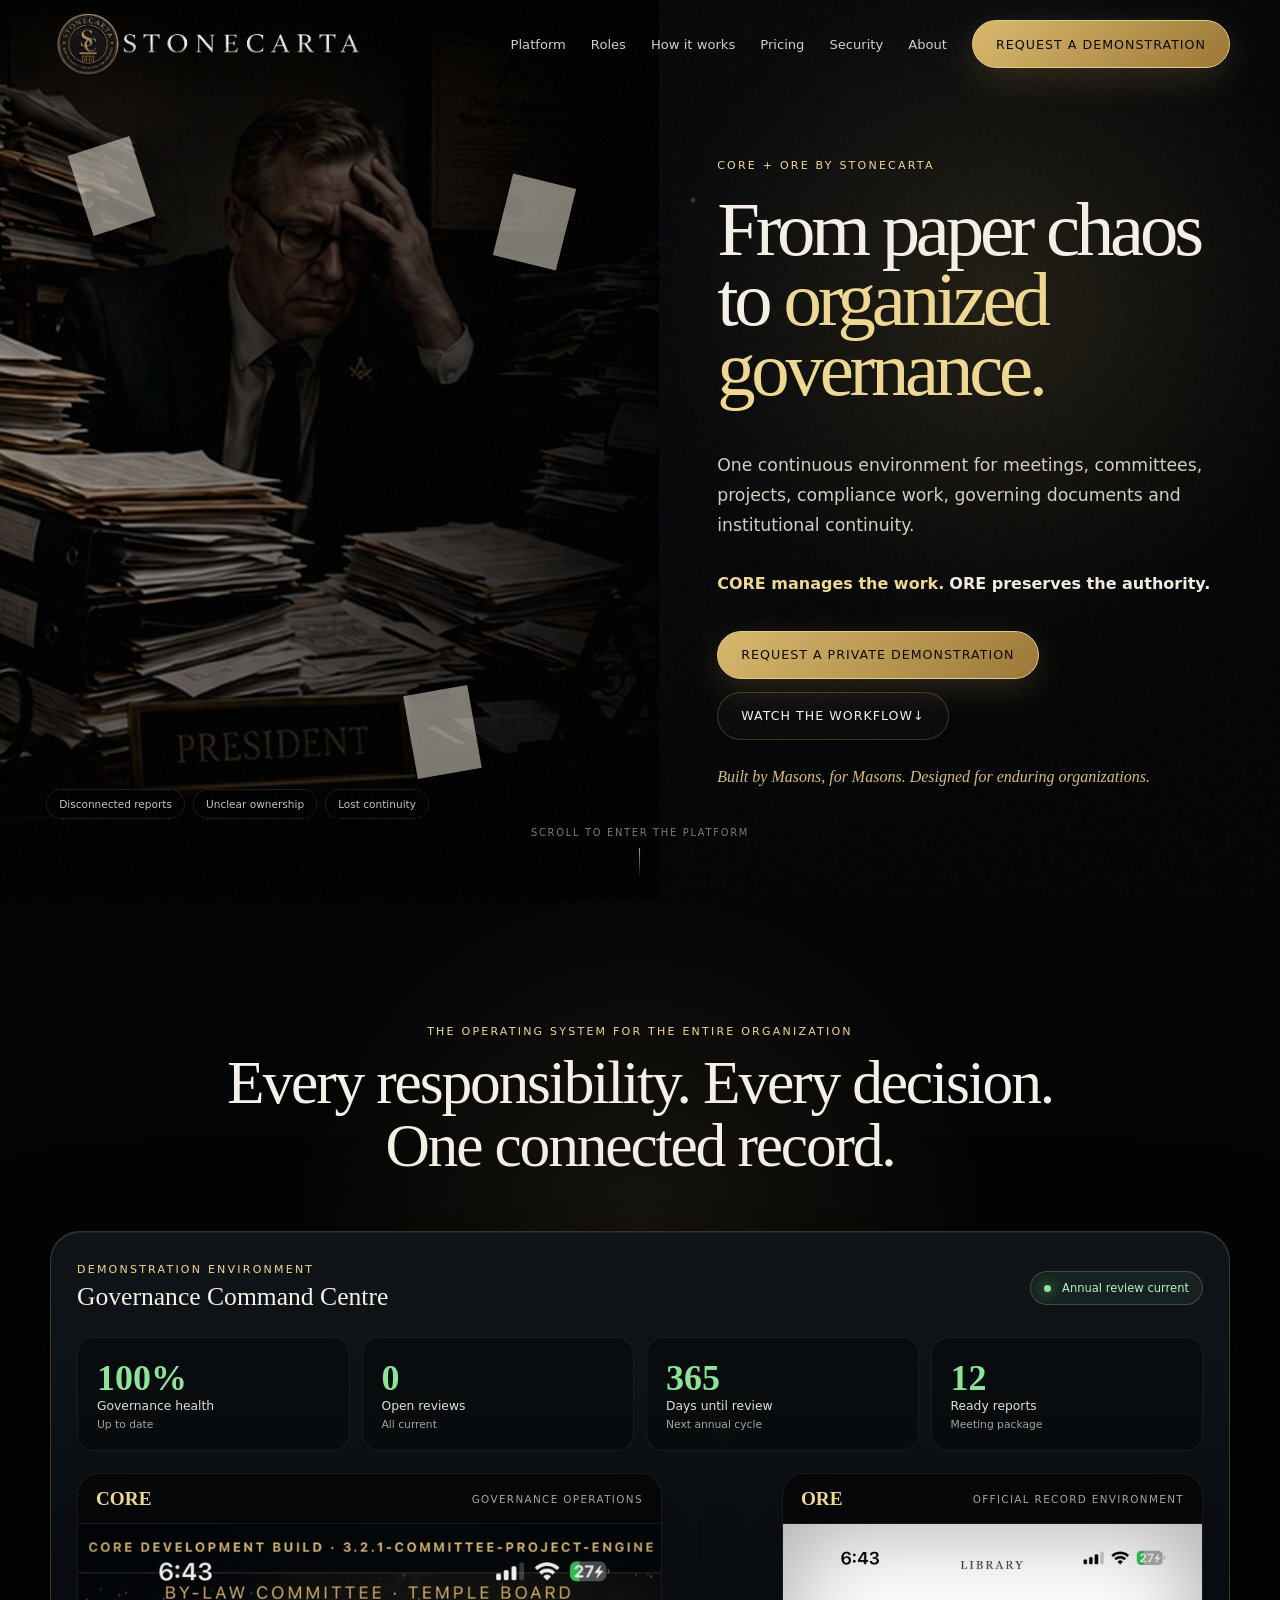
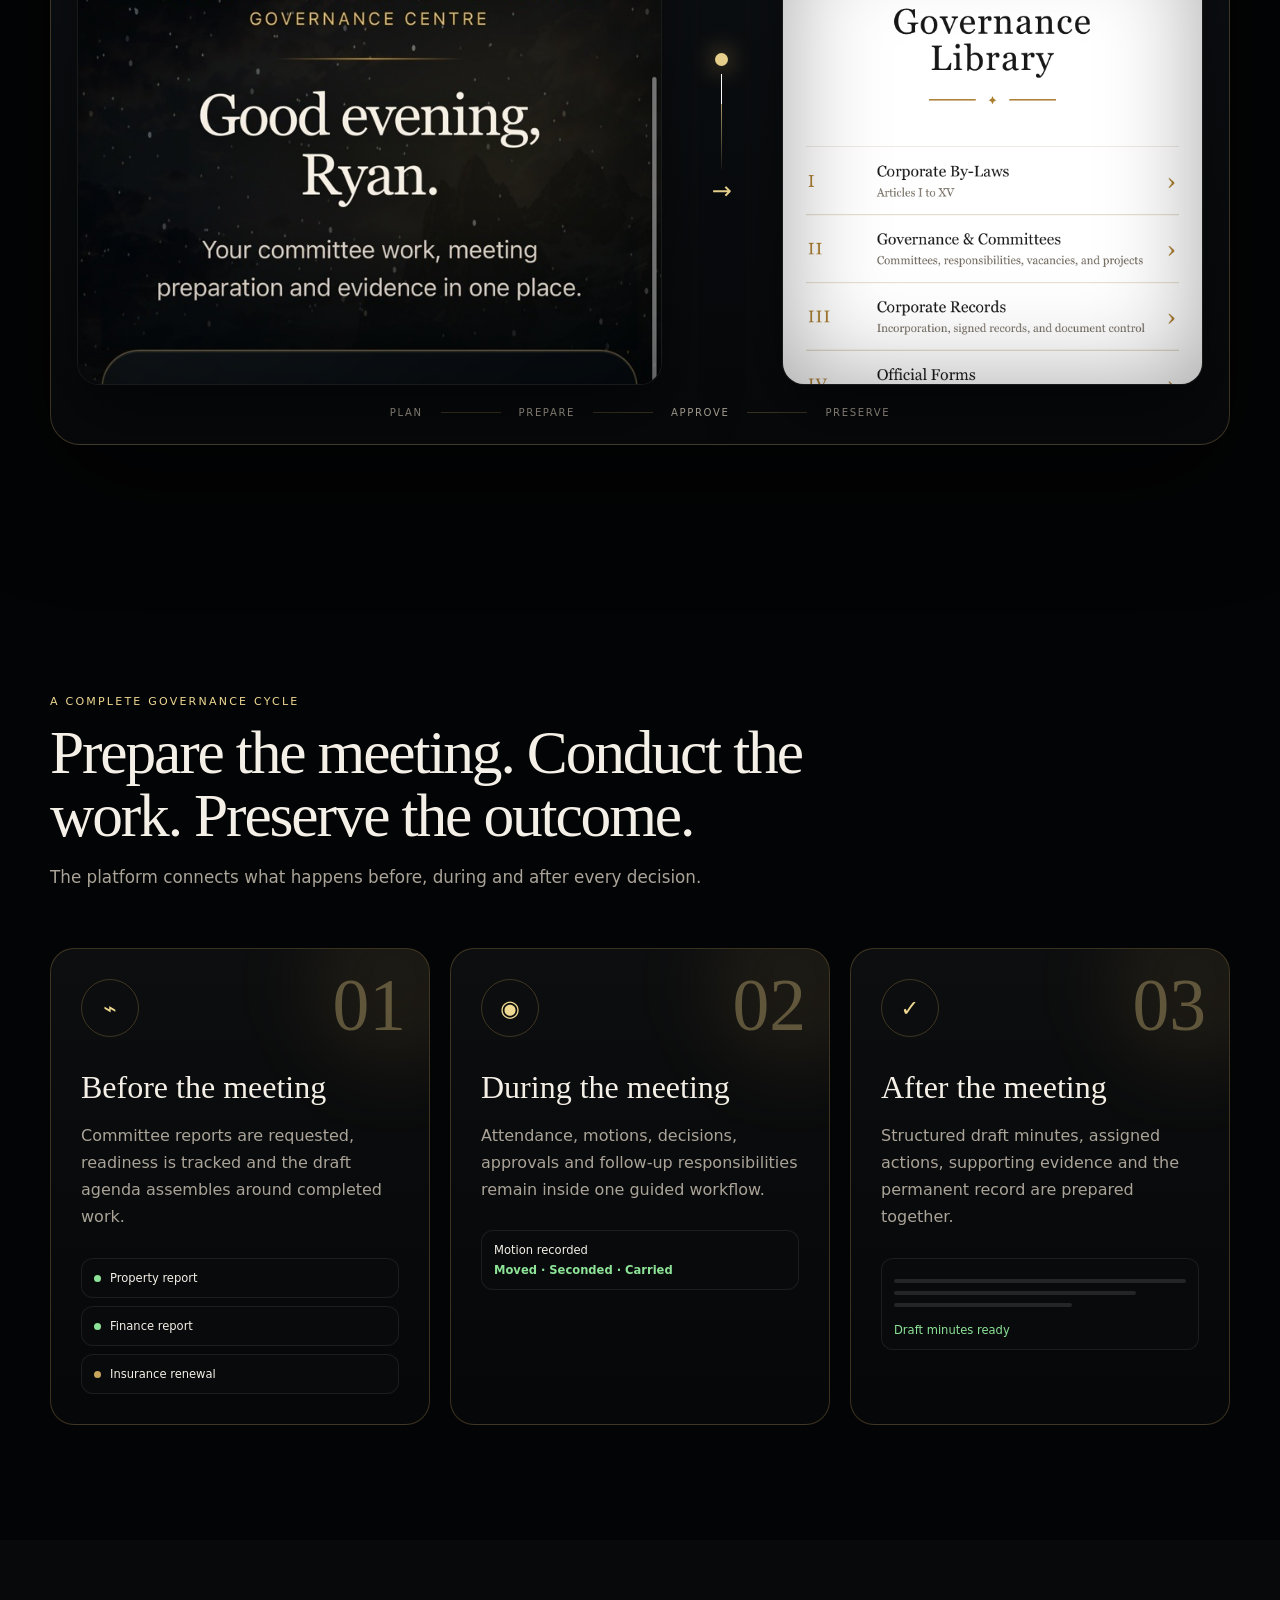
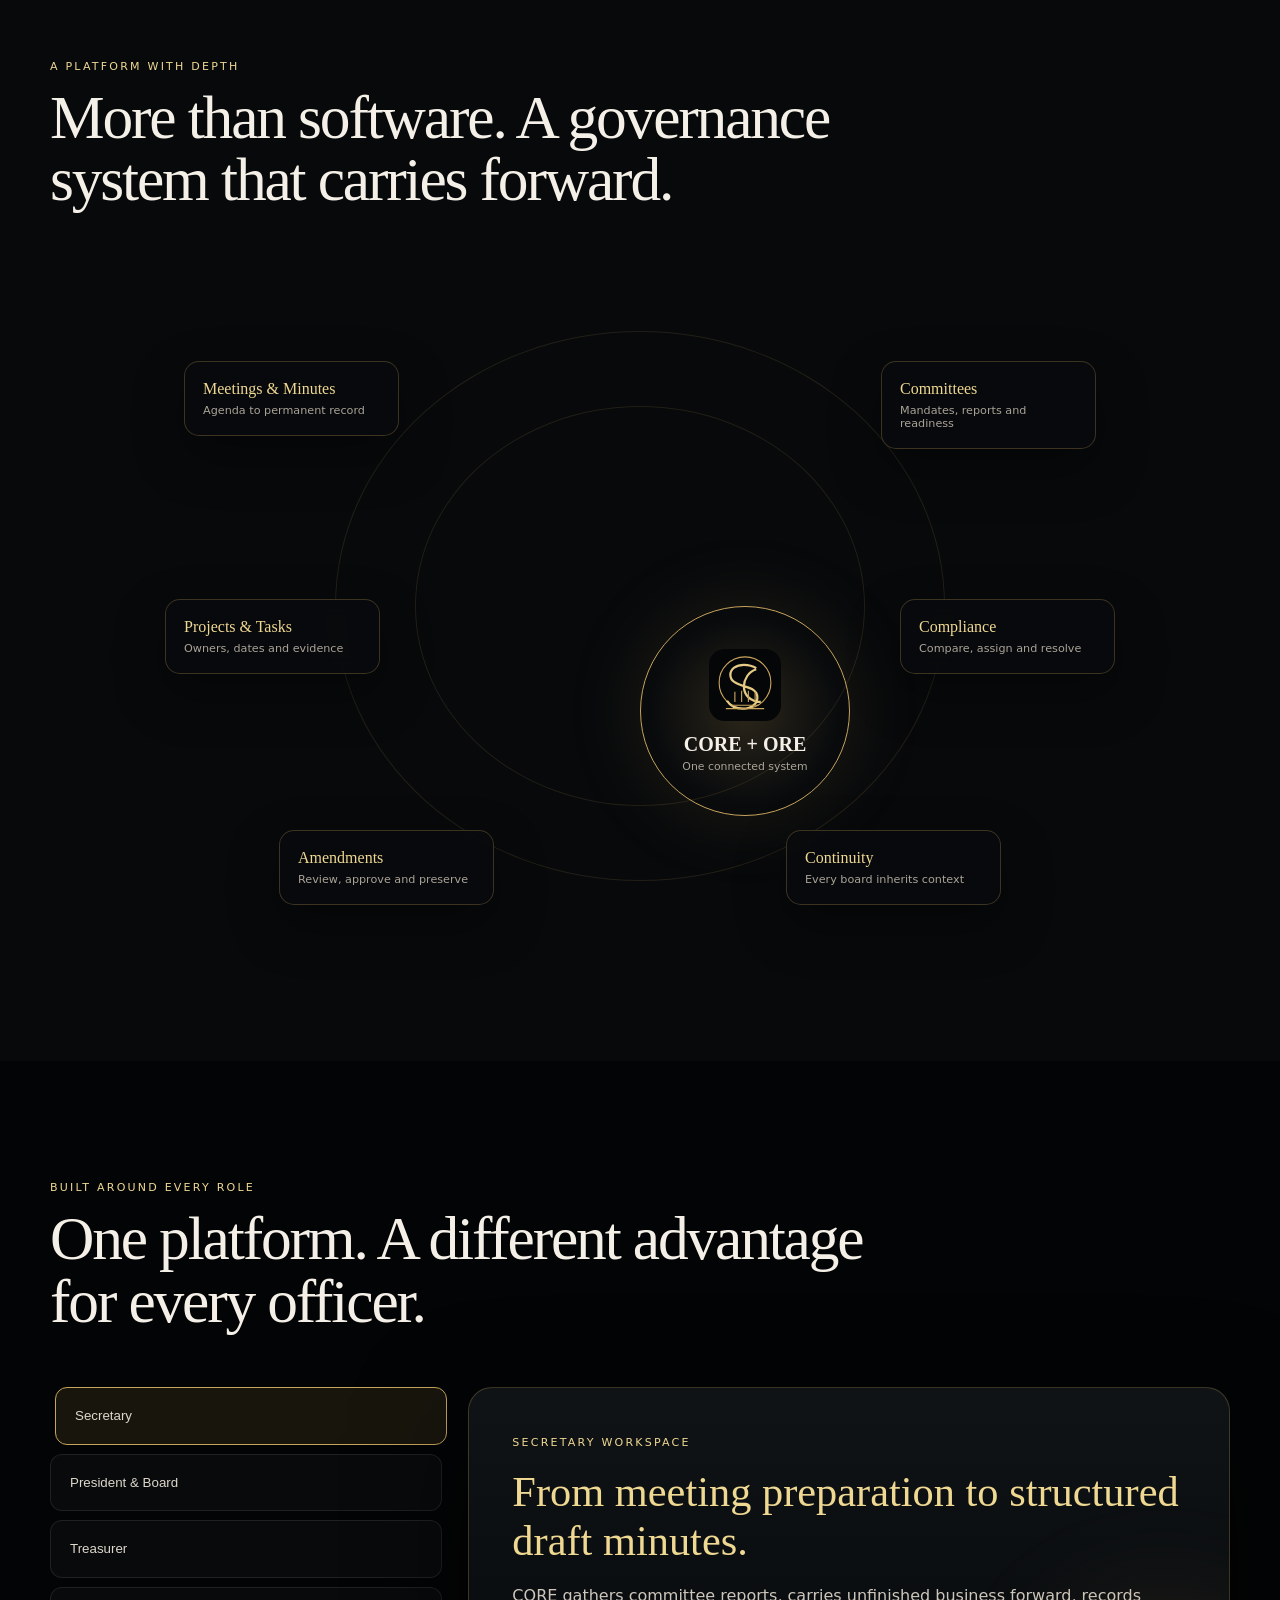
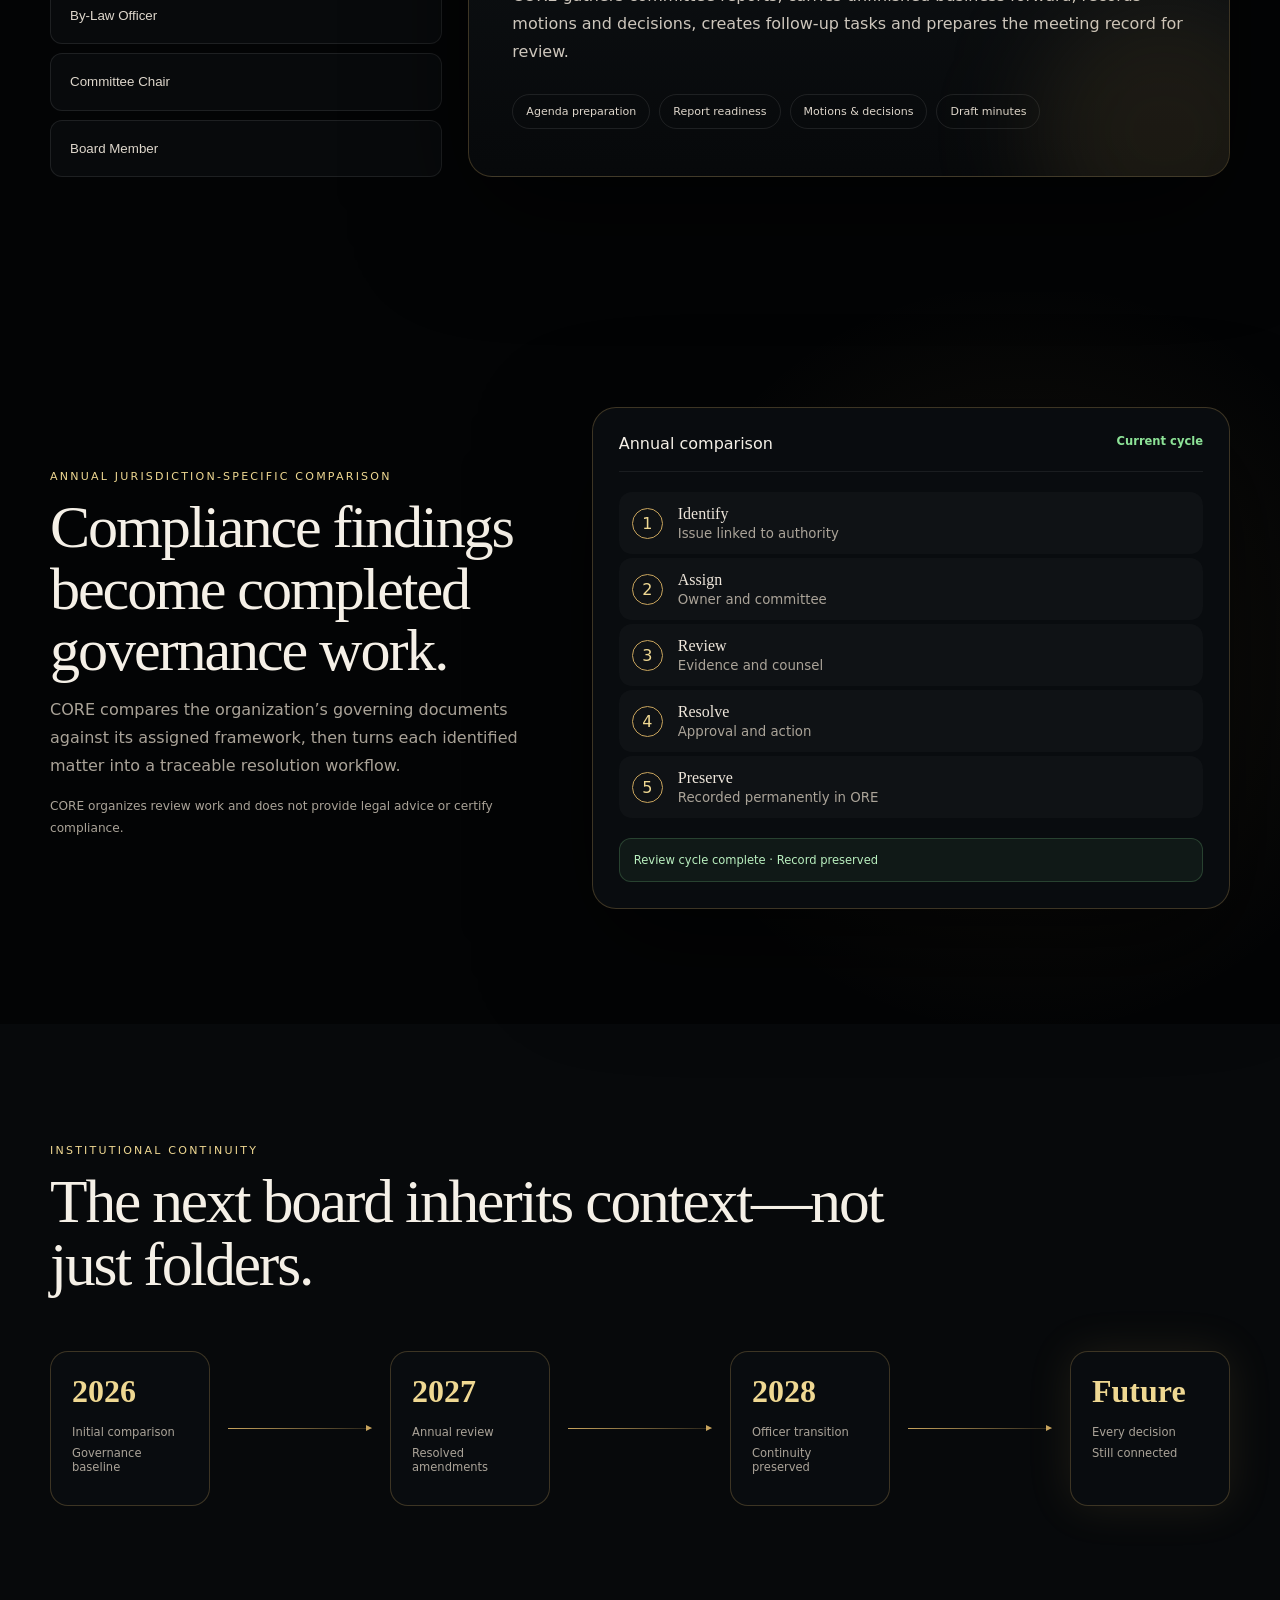
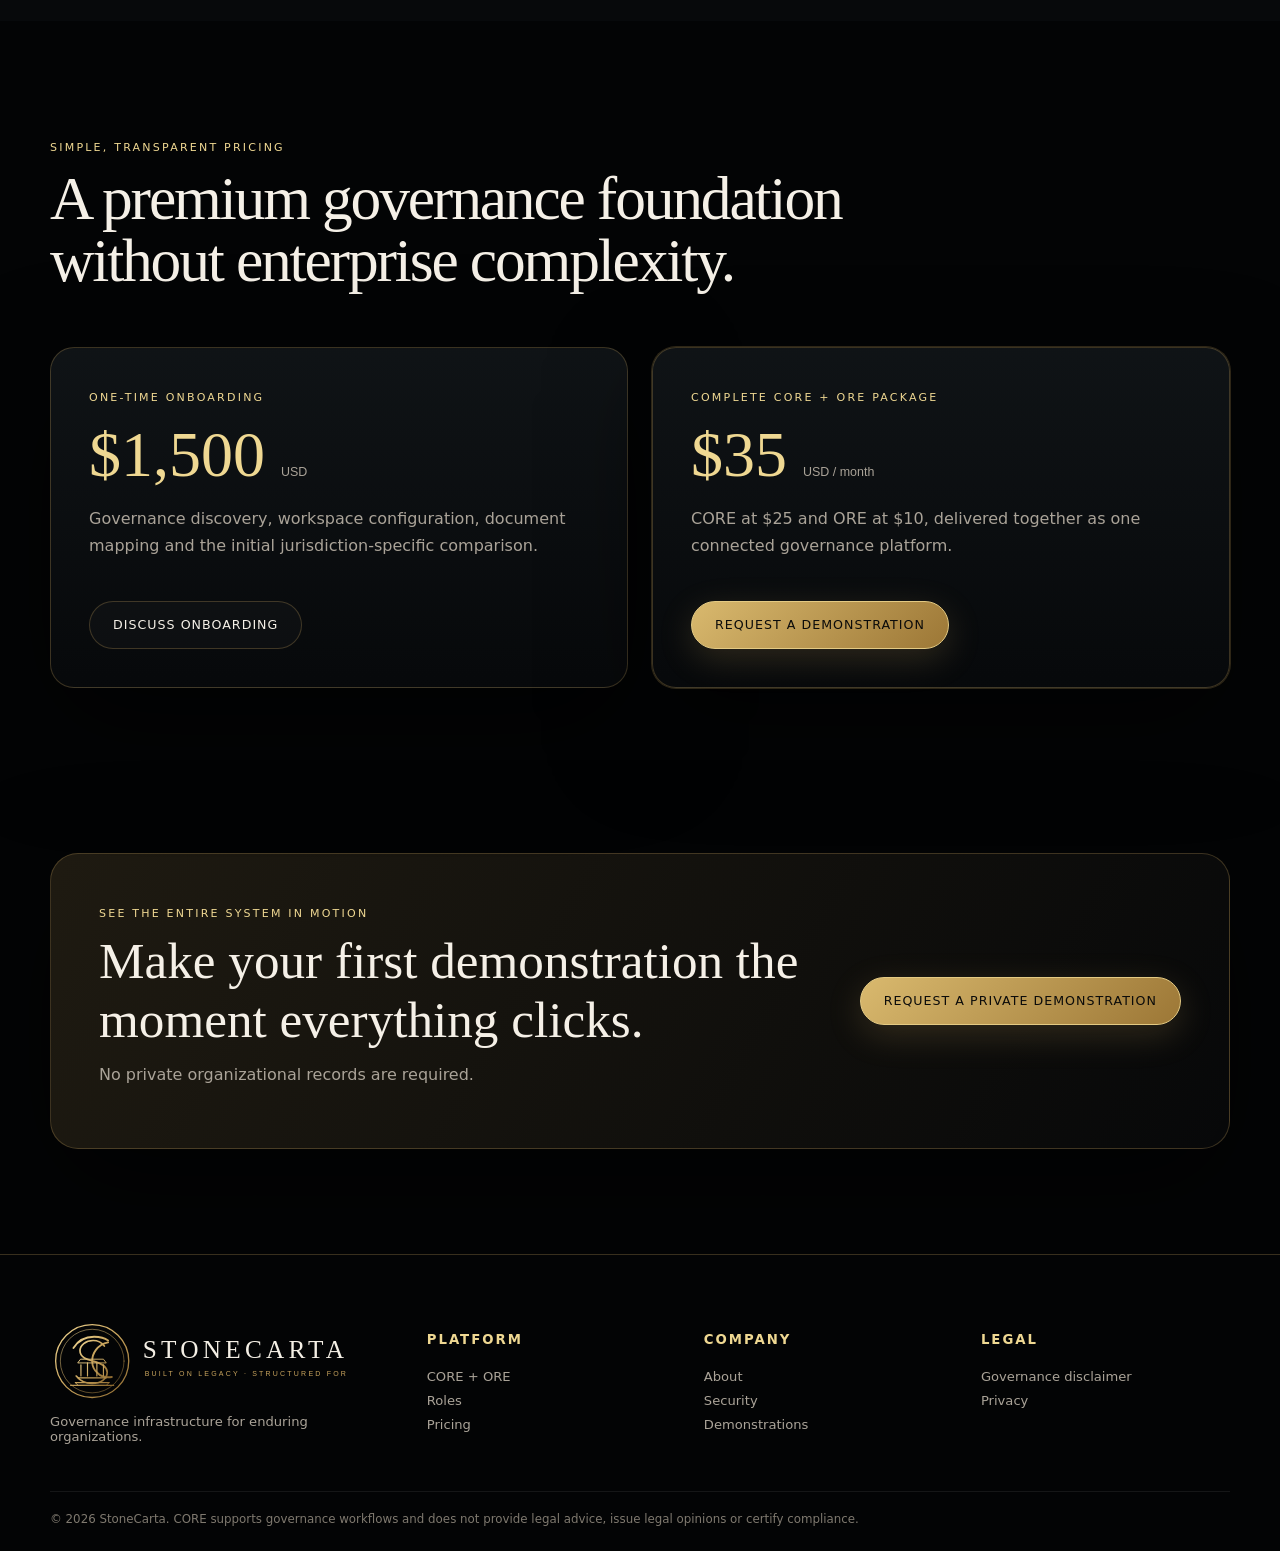
<file: index.html>
<!doctype html><html lang="en"><head><meta charset="utf-8"><meta name="viewport" content="width=device-width,initial-scale=1"><meta name="description" content="StoneCarta develops CORE and ORE: continuous governance infrastructure for not-for-profit organizations."><title>StoneCarta | CORE + ORE</title><link rel="icon" href="assets/favicon.svg"><link rel="stylesheet" href="styles.css"></head><body>
<div class="progress-bar" aria-hidden="true"></div>
<header class="site-header"><div class="container nav"><a class="brand" href="index.html"><img src="assets/stonecarta-mark.png" alt="StoneCarta"></a><nav class="nav-links"><a href="platform.html">Platform</a><a href="#roles">Roles</a><a href="#journey">How it works</a><a href="pricing.html">Pricing</a><a href="security.html">Security</a><a href="about.html">About</a><a class="btn btn-primary" href="demo.html">Request a Demonstration</a></nav><button class="menu-btn" aria-label="Open menu" aria-expanded="false"><span></span><span></span></button></div></header>
<main>
<section class="hero cinematic" id="top"><div class="hero-atmosphere" aria-hidden="true"><i></i><i></i><i></i></div><div class="hero-grid"><div class="hero-photo reveal-left" aria-label="Governance officer surrounded by paper records"><div class="paper paper-a"></div><div class="paper paper-b"></div><div class="paper paper-c"></div><div class="chaos-label"><span>Disconnected reports</span><span>Unclear ownership</span><span>Lost continuity</span></div></div><div class="hero-copy"><span class="eyebrow hero-kicker">CORE + ORE by StoneCarta</span><h1><span class="line">From paper chaos</span><span class="line">to <em>organized governance.</em></span></h1><p class="hero-lead">One continuous environment for meetings, committees, projects, compliance work, governing documents and institutional continuity.</p><p class="hero-rule"><strong>CORE manages the work.</strong> <strong>ORE preserves the authority.</strong></p><div class="hero-actions"><a class="btn btn-primary magnetic" href="demo.html">Request a Private Demonstration</a><a class="btn btn-secondary" href="#journey">Watch the workflow <span>↓</span></a></div><div class="mason-line">Built by Masons, for Masons. Designed for enduring organizations.</div></div></div><div class="hero-scroll">Scroll to enter the platform <span></span></div></section>

<section class="product-stage" id="platform"><div class="container"><div class="stage-heading reveal"><span class="eyebrow">The operating system for the entire organization</span><h2>Every responsibility. Every decision. One connected record.</h2></div><div class="dashboard-shell reveal"><div class="dashboard-top"><div><span class="tiny-label">Demonstration environment</span><h3>Governance Command Centre</h3></div><div class="live-pill"><i></i> Annual review current</div></div><div class="metric-row"><div class="metric"><strong data-count="100" data-suffix="%">0%</strong><span>Governance health</span><small>Up to date</small></div><div class="metric"><strong data-count="0">0</strong><span>Open reviews</span><small>All current</small></div><div class="metric"><strong data-count="365">0</strong><span>Days until review</span><small>Next annual cycle</small></div><div class="metric"><strong data-count="12">0</strong><span>Ready reports</span><small>Meeting package</small></div></div><div class="product-panels"><article class="screen-card core-screen"><div class="screen-toolbar"><b>CORE</b><span>Governance Operations</span></div><div class="screen-body"><img src="assets/core-mobile.jpg" alt="Actual CORE interface"><div class="screen-glow"></div></div></article><div class="flow-spine" aria-hidden="true"><span class="flow-dot"></span><span class="flow-line"></span><span class="flow-arrow">→</span></div><article class="screen-card ore-screen"><div class="screen-toolbar"><b>ORE</b><span>Official Record Environment</span></div><div class="screen-body"><img src="assets/ore-mobile.png" alt="Actual ORE interface"><div class="screen-glow"></div></div></article></div><div class="system-caption"><span>Plan</span><i></i><span>Prepare</span><i></i><span>Approve</span><i></i><span>Preserve</span></div></div></div></section>

<section class="section journey" id="journey"><div class="container"><div class="section-head reveal"><span class="eyebrow">A complete governance cycle</span><h2>Prepare the meeting. Conduct the work. Preserve the outcome.</h2><p>The platform connects what happens before, during and after every decision.</p></div><div class="journey-track"><article class="journey-card reveal"><span class="step">01</span><div class="journey-icon">⌁</div><h3>Before the meeting</h3><p>Committee reports are requested, readiness is tracked and the draft agenda assembles around completed work.</p><div class="mini-ui"><span class="done">Property report</span><span class="done">Finance report</span><span class="waiting">Insurance renewal</span></div></article><article class="journey-card reveal"><span class="step">02</span><div class="journey-icon">◉</div><h3>During the meeting</h3><p>Attendance, motions, decisions, approvals and follow-up responsibilities remain inside one guided workflow.</p><div class="motion-demo"><span>Motion recorded</span><b>Moved · Seconded · Carried</b></div></article><article class="journey-card reveal"><span class="step">03</span><div class="journey-icon">✓</div><h3>After the meeting</h3><p>Structured draft minutes, assigned actions, supporting evidence and the permanent record are prepared together.</p><div class="minutes-demo"><i></i><i></i><i></i><span>Draft minutes ready</span></div></article></div></div></section>

<section class="section section-dark feature-universe"><div class="container"><div class="section-head reveal"><span class="eyebrow">A platform with depth</span><h2>More than software. A governance system that carries forward.</h2></div><div class="feature-orbit"><div class="orbit-centre reveal"><img src="assets/favicon.svg" alt=""><strong>CORE + ORE</strong><span>One connected system</span></div><article class="orbit-card o1 reveal"><b>Meetings & Minutes</b><span>Agenda to permanent record</span></article><article class="orbit-card o2 reveal"><b>Committees</b><span>Mandates, reports and readiness</span></article><article class="orbit-card o3 reveal"><b>Projects & Tasks</b><span>Owners, dates and evidence</span></article><article class="orbit-card o4 reveal"><b>Compliance</b><span>Compare, assign and resolve</span></article><article class="orbit-card o5 reveal"><b>Amendments</b><span>Review, approve and preserve</span></article><article class="orbit-card o6 reveal"><b>Continuity</b><span>Every board inherits context</span></article></div></div></section>

<section class="section roles" id="roles"><div class="container"><div class="section-head reveal"><span class="eyebrow">Built around every role</span><h2>One platform. A different advantage for every officer.</h2></div><div class="roles-layout reveal"><div class="role-tabs" role="tablist"><button class="role-tab active" data-role="secretary">Secretary</button><button class="role-tab" data-role="president">President & Board</button><button class="role-tab" data-role="treasurer">Treasurer</button><button class="role-tab" data-role="bylaw">By-Law Officer</button><button class="role-tab" data-role="committee">Committee Chair</button><button class="role-tab" data-role="director">Board Member</button></div><article class="glass-card role-panel" id="role-panel"><span class="eyebrow">Secretary workspace</span><h3>From meeting preparation to structured draft minutes.</h3><p>CORE gathers committee reports, carries unfinished business forward, records motions and decisions, creates follow-up tasks and prepares the meeting record for review.</p><div class="role-benefits"><span>Agenda preparation</span><span>Report readiness</span><span>Motions & decisions</span><span>Draft minutes</span></div></article></div></div></section>

<section class="section compliance-showcase"><div class="container compliance-grid"><div class="compliance-copy reveal"><span class="eyebrow">Annual jurisdiction-specific comparison</span><h2>Compliance findings become completed governance work.</h2><p>CORE compares the organization’s governing documents against its assigned framework, then turns each identified matter into a traceable resolution workflow.</p><p class="small-note">CORE organizes review work and does not provide legal advice or certify compliance.</p></div><div class="workflow-card reveal"><div class="workflow-head"><span>Annual comparison</span><b>Current cycle</b></div><div class="workflow-steps"><div class="workflow-step active"><i>1</i><span><b>Identify</b><small>Issue linked to authority</small></span></div><div class="workflow-step active"><i>2</i><span><b>Assign</b><small>Owner and committee</small></span></div><div class="workflow-step active"><i>3</i><span><b>Review</b><small>Evidence and counsel</small></span></div><div class="workflow-step active"><i>4</i><span><b>Resolve</b><small>Approval and action</small></span></div><div class="workflow-step active"><i>5</i><span><b>Preserve</b><small>Recorded permanently in ORE</small></span></div></div><div class="workflow-complete">Review cycle complete · Record preserved</div></div></div></section>

<section class="section section-dark continuity"><div class="container"><div class="section-head reveal"><span class="eyebrow">Institutional continuity</span><h2>The next board inherits context—not just folders.</h2></div><div class="timeline reveal"><div class="year"><b>2026</b><span>Initial comparison</span><span>Governance baseline</span></div><i></i><div class="year"><b>2027</b><span>Annual review</span><span>Resolved amendments</span></div><i></i><div class="year"><b>2028</b><span>Officer transition</span><span>Continuity preserved</span></div><i></i><div class="year future"><b>Future</b><span>Every decision</span><span>Still connected</span></div></div></div></section>

<section class="section pricing-preview"><div class="container"><div class="section-head reveal"><span class="eyebrow">Simple, transparent pricing</span><h2>A premium governance foundation without enterprise complexity.</h2></div><div class="pricing-grid"><article class="glass-card price-card reveal"><span class="eyebrow">One-time onboarding</span><div class="price">$1,500 <small>USD</small></div><p>Governance discovery, workspace configuration, document mapping and the initial jurisdiction-specific comparison.</p><a class="btn btn-secondary" href="demo.html">Discuss Onboarding</a></article><article class="glass-card price-card featured reveal"><span class="eyebrow">Complete CORE + ORE package</span><div class="price">$35 <small>USD / month</small></div><p>CORE at $25 and ORE at $10, delivered together as one connected governance platform.</p><a class="btn btn-primary magnetic" href="demo.html">Request a Demonstration</a></article></div></div></section>

<section class="cta"><div class="container cta-box reveal"><div><span class="eyebrow">See the entire system in motion</span><h2>Make your first demonstration the moment everything clicks.</h2><p>No private organizational records are required.</p></div><a class="btn btn-primary magnetic" href="demo.html">Request a Private Demonstration</a></div></section>
</main>
<footer class="footer"><div class="container"><div class="footer-grid"><div><a class="brand footer-brand" href="index.html"><img src="assets/stonecarta-mark.svg" alt="StoneCarta"></a><p>Governance infrastructure for enduring organizations.</p></div><div><h5>Platform</h5><a href="platform.html">CORE + ORE</a><a href="#roles">Roles</a><a href="pricing.html">Pricing</a></div><div><h5>Company</h5><a href="about.html">About</a><a href="security.html">Security</a><a href="demo.html">Demonstrations</a></div><div><h5>Legal</h5><a href="security.html#disclaimer">Governance disclaimer</a><a href="security.html#privacy">Privacy</a></div></div><div class="legal">© 2026 StoneCarta. CORE supports governance workflows and does not provide legal advice, issue legal opinions or certify compliance.</div></div></footer>
<script src="script.js"></script></body></html>
</file>
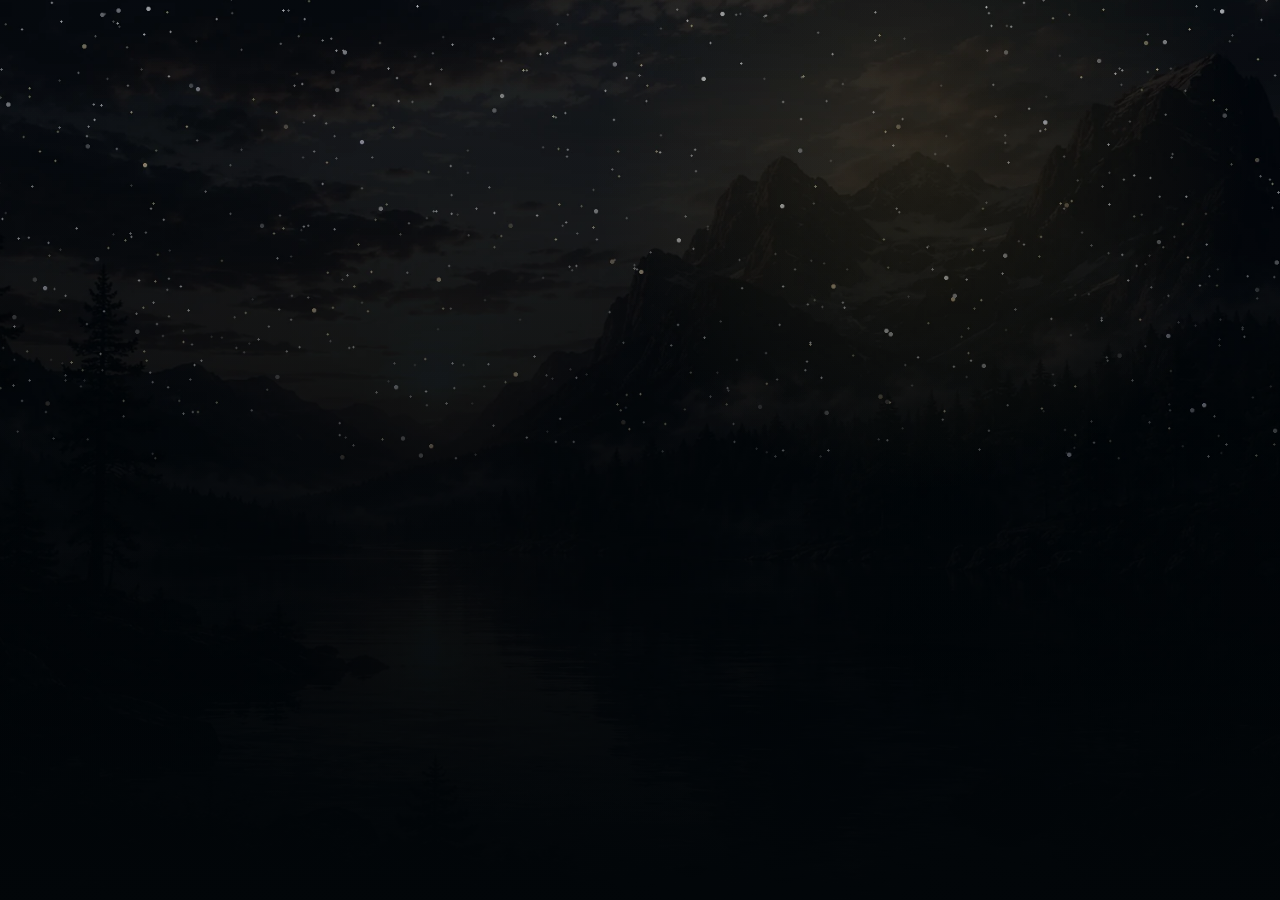
<file: coredevtheme/index.html>
<!doctype html>
<!--
CORE — Compliance & Operational Review Engine
Version: 3.2.1 — Committee Project Engine
Build: 20260719.421
Release ID: CORE-ONCA-LIVE-COMPARISON-314
Environment: Development
-->
<html lang="en" data-theme="dark" data-profile="cinematic">
<head>
  <meta charset="utf-8">
  <meta name="viewport" content="width=device-width, initial-scale=1, viewport-fit=cover">
  <meta name="theme-color" content="#0b0b0b">
  <meta name="apple-mobile-web-app-capable" content="yes">
  <meta name="apple-mobile-web-app-status-bar-style" content="black-translucent">
  <meta name="apple-mobile-web-app-title" content="CORE">
  <link rel="manifest" href="manifest.webmanifest?v=20260719.421">
  <link rel="apple-touch-icon" href="assets/icons/apple-touch-icon.png?v=20260719.421">
  <title>CORE — Governance Control Centre</title>
  <link rel="stylesheet" href="css/core.css?v=20260719.421">
  <link rel="stylesheet" href="css/cinematic-theme.css?v=20260719.421">
  <link rel="stylesheet" href="css/motion-system.css?v=20260719.421">
  <link rel="stylesheet" href="modules/dashboard/dashboard.css?v=20260719.421">
  <link rel="stylesheet" href="modules/review/review.css?v=20260719.421">
  <link rel="stylesheet" href="modules/amendment/amendment.css?v=20260719.421">
  <link rel="stylesheet" href="modules/export/export.css?v=20260719.421">
  <link rel="stylesheet" href="modules/settings/settings.css?v=20260719.421">
  <link rel="stylesheet" href="modules/annual/annual.css?v=20260719.421">
  <link rel="stylesheet" href="modules/intelligence/intelligence.css?v=20260719.421">
  <link rel="stylesheet" href="modules/actions/actions.css?v=20260719.421">
  <link rel="stylesheet" href="modules/pwa/pwa.css?v=20260719.421">
  <link rel="stylesheet" href="modules/meetings/meetings.css?v=20260719.421">
  <link rel="stylesheet" href="modules/committees/committees.css?v=20260719.421">
  <link rel="stylesheet" href="modules/developer/developer.css?v=20260719.421">
  <link rel="stylesheet" href="modules/workspace/workspace.css?v=20260719.421">
  <link rel="stylesheet" href="modules/compliance/compliance.css?v=20260719.421">
</head>
<body>
  <div id="core-app"></div>
  <div id="core-toast" class="toast" role="status"></div>

  <!-- Existing ORE source data -->
  <script src="../orefinal/content/ore-data.js"></script>

  <!-- CORE Platform -->
  <script type="module" src="js/app.js?v=20260719.421"></script>
</body>
</html>
</file>
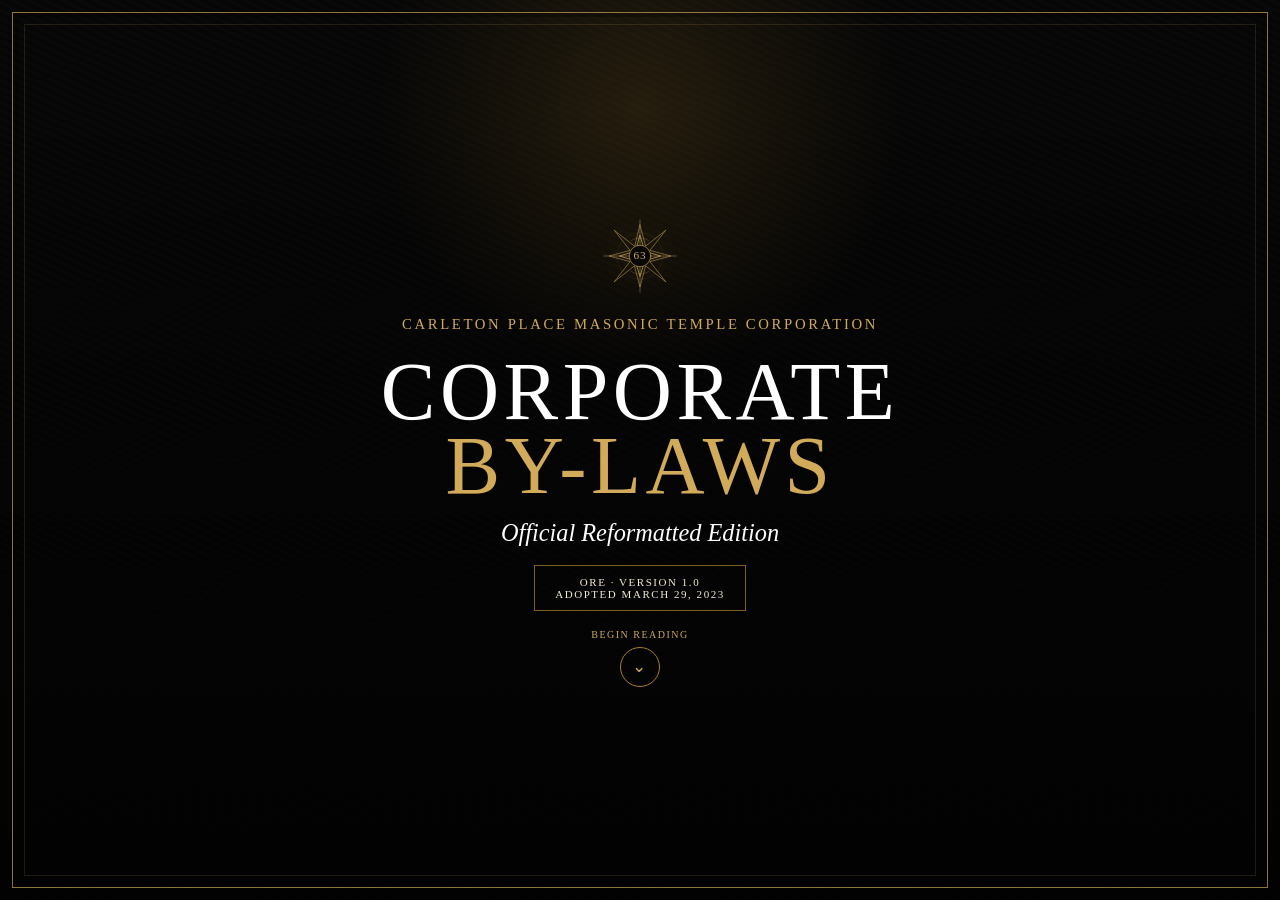
<file: orefinal/index.html>
<!doctype html>
<html lang="en">
<head>
  <meta charset="utf-8">
  <meta name="viewport" content="width=device-width, initial-scale=1, viewport-fit=cover">
  <meta name="theme-color" content="#070707">
  <meta name="apple-mobile-web-app-capable" content="yes">
  <meta name="apple-mobile-web-app-status-bar-style" content="black-translucent">
  <meta name="apple-mobile-web-app-title" content="ORE">
  <meta name="description" content="Official Reformatted Edition of the Carleton Place Masonic Temple Corporation Corporate By-Laws.">
  <title>ORE — Official Reformatted Edition</title>
  <link rel="manifest" href="manifest.webmanifest?v=20260720b">
  <link rel="apple-touch-icon" sizes="180x180" href="assets/icons/apple-touch-icon.png?v=20260720b">
  <link rel="icon" type="image/png" sizes="32x32" href="assets/icons/favicon-32.png?v=20260720b">
  <link rel="stylesheet" href="css/ore.css?v=0.7">
  <link rel="stylesheet" href="css/core.css?v=1.1">
  <link rel="stylesheet" href="css/print.css" media="print">
</head>
<body>
  <main id="ore-reader" aria-live="polite"></main>
  <nav id="global-dock" class="global-dock" aria-label="Global navigation" hidden></nav>
  <div id="toast" class="toast" role="status" aria-live="polite"></div>
  <script src="content/ore-data.js?v=0.7"></script>
  <script src="js/ore.js?v=0.7"></script>
  <script src="js/core.js?v=1.1"></script>
  <script>
    if ("serviceWorker" in navigator) {
      window.addEventListener("load", () => navigator.serviceWorker.register("service-worker.js").catch(() => {}));
    }
  </script>
</body>
</html>
</file>
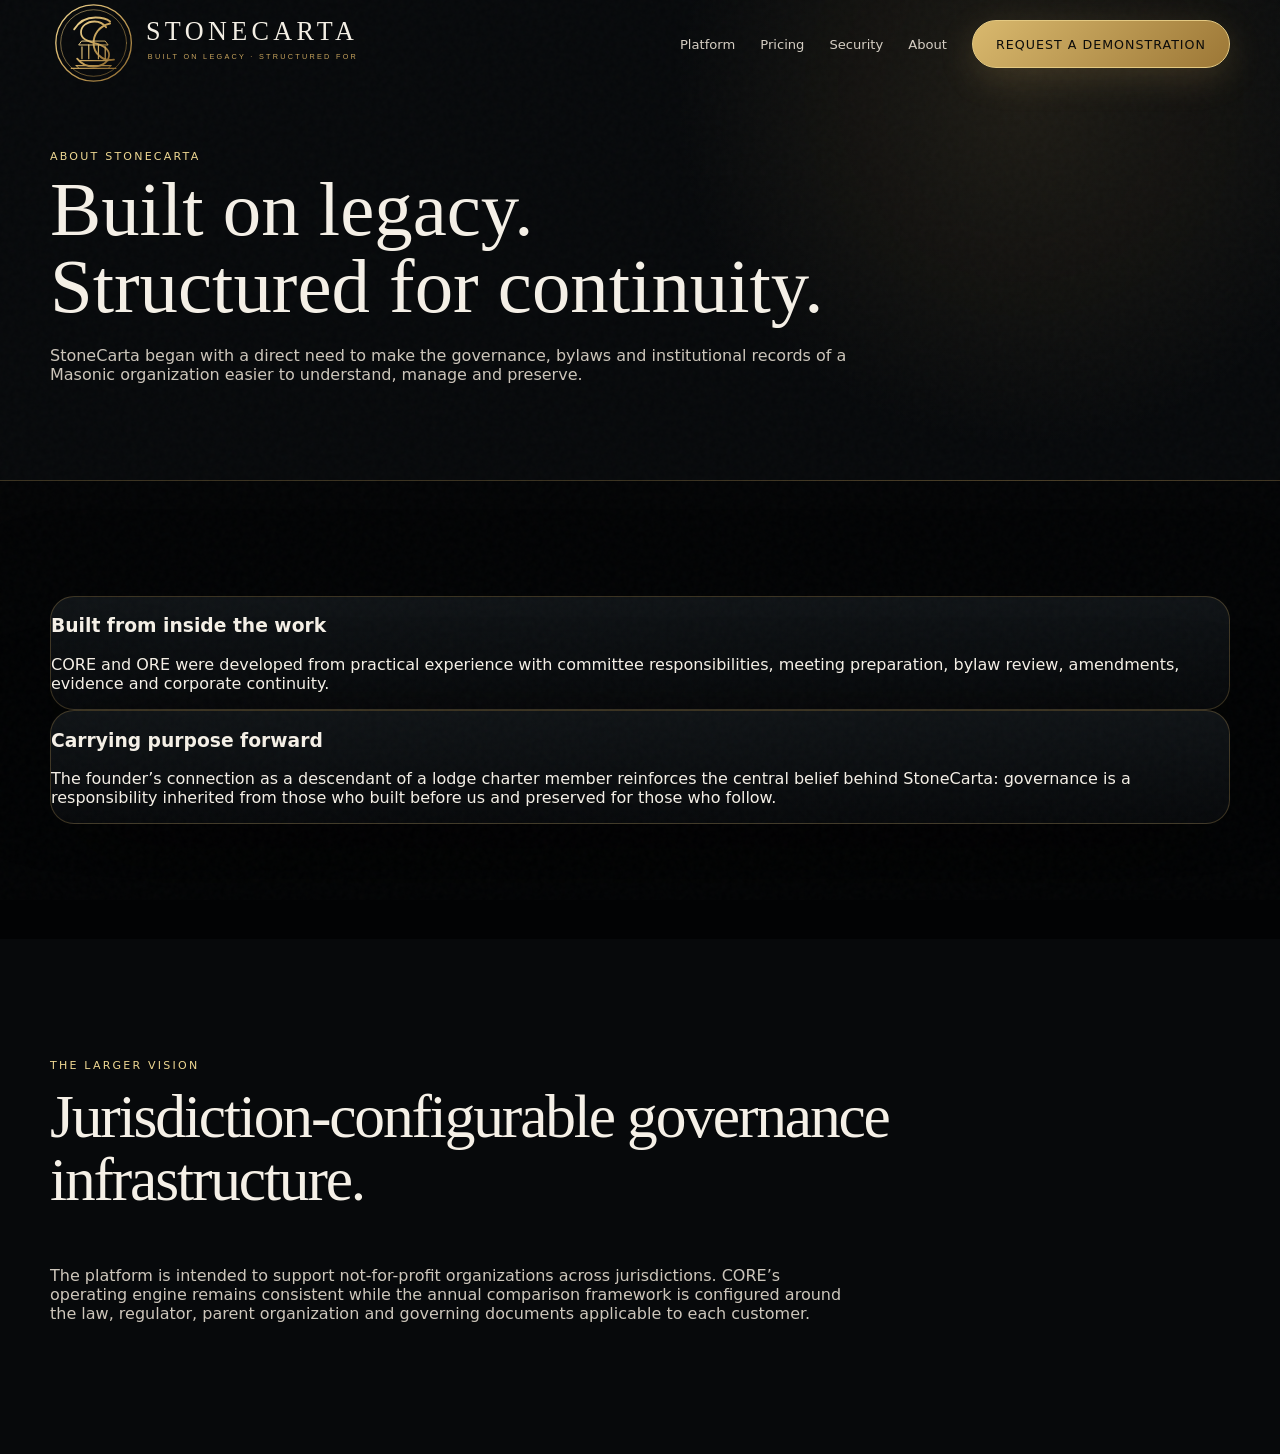
<file: about.html>
<!doctype html><html lang="en"><head><meta charset="utf-8"><meta name="viewport" content="width=device-width,initial-scale=1"><title>About | StoneCarta</title><link rel="icon" href="assets/favicon.svg"><link rel="stylesheet" href="styles.css"></head><body>
<header class="site-header"><div class="container nav"><a class="brand" href="index.html"><img src="assets/stonecarta-mark.svg" alt="StoneCarta"></a><nav class="nav-links"><a href="platform.html">Platform</a><a href="pricing.html">Pricing</a><a href="security.html">Security</a><a href="about.html">About</a><a class="btn btn-primary" href="demo.html">Request a Demonstration</a></nav><button class="menu-btn">☰</button></div></header>
<main><section class="page-hero"><div class="container"><span class="eyebrow">About StoneCarta</span><h1>Built on legacy.<br><span class="gold">Structured for continuity.</span></h1><p class="prose">StoneCarta began with a direct need to make the governance, bylaws and institutional records of a Masonic organization easier to understand, manage and preserve.</p></div></section>
<section class="section"><div class="container split"><article class="glass-card"><h3>Built from inside the work</h3><p>CORE and ORE were developed from practical experience with committee responsibilities, meeting preparation, bylaw review, amendments, evidence and corporate continuity.</p></article><article class="glass-card"><h3>Carrying purpose forward</h3><p>The founder’s connection as a descendant of a lodge charter member reinforces the central belief behind StoneCarta: governance is a responsibility inherited from those who built before us and preserved for those who follow.</p></article></div></section>
<section class="section section-dark"><div class="container"><div class="section-head"><span class="eyebrow">The larger vision</span><h2>Jurisdiction-configurable governance infrastructure.</h2></div><p class="prose">The platform is intended to support not-for-profit organizations across jurisdictions. CORE’s operating engine remains consistent while the annual comparison framework is configured around the law, regulator, parent organization and governing documents applicable to each customer.</p></div></section></main><script src="script.js"></script></body></html>
</file>
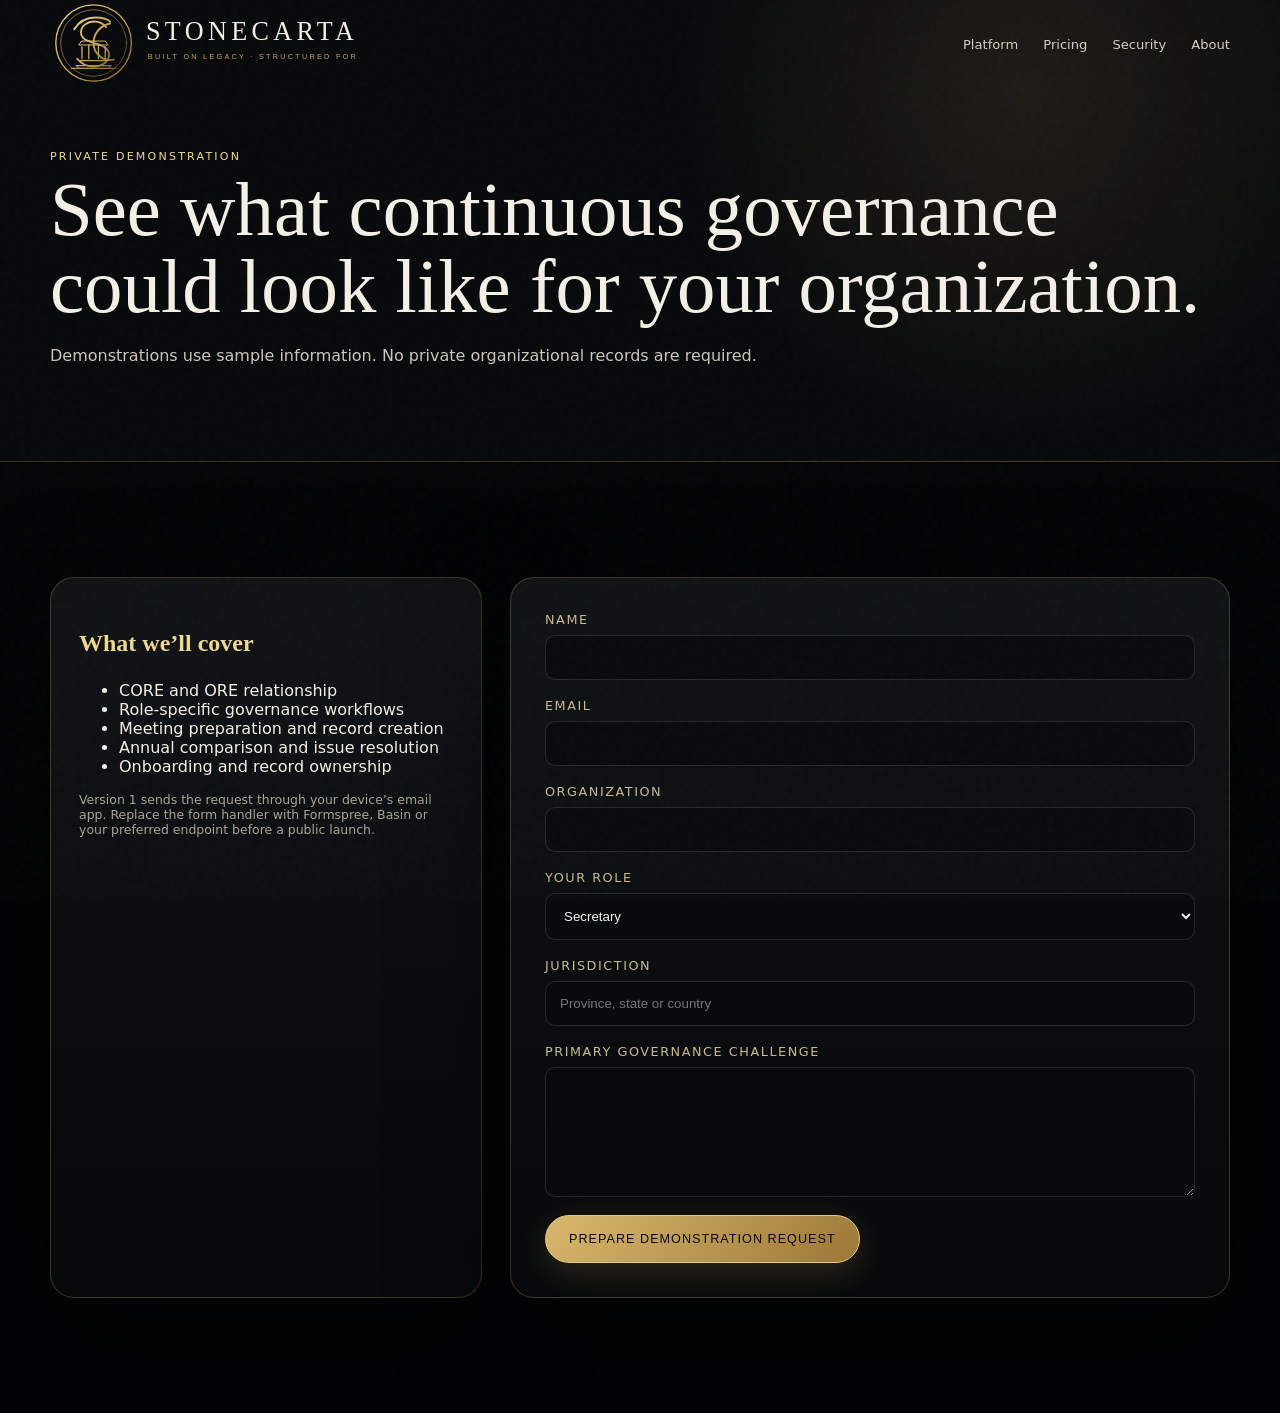
<file: demo.html>
<!doctype html><html lang="en"><head><meta charset="utf-8"><meta name="viewport" content="width=device-width,initial-scale=1"><title>Request a Demonstration | StoneCarta</title><link rel="icon" href="assets/favicon.svg"><link rel="stylesheet" href="styles.css"></head><body>
<header class="site-header"><div class="container nav"><a class="brand" href="index.html"><img src="assets/stonecarta-mark.svg" alt="StoneCarta"></a><nav class="nav-links"><a href="platform.html">Platform</a><a href="pricing.html">Pricing</a><a href="security.html">Security</a><a href="about.html">About</a></nav><button class="menu-btn">☰</button></div></header>
<main><section class="page-hero"><div class="container"><span class="eyebrow">Private demonstration</span><h1>See what continuous governance could look like for your organization.</h1><p class="prose">Demonstrations use sample information. No private organizational records are required.</p></div></section>
<section class="section"><div class="container demo-wrap"><aside class="glass-card content-card"><h3>What we’ll cover</h3><ul class="checklist"><li>CORE and ORE relationship</li><li>Role-specific governance workflows</li><li>Meeting preparation and record creation</li><li>Annual comparison and issue resolution</li><li>Onboarding and record ownership</li></ul><p class="form-note">Version 1 sends the request through your device’s email app. Replace the form handler with Formspree, Basin or your preferred endpoint before a public launch.</p></aside><form class="glass-card demo-form" id="demo-form"><div class="field"><label for="name">Name</label><input id="name" name="name" required></div><div class="field"><label for="email">Email</label><input id="email" name="email" type="email" required></div><div class="field"><label for="organization">Organization</label><input id="organization" name="organization" required></div><div class="field"><label for="role">Your role</label><select id="role" name="role"><option>Secretary</option><option>President / Board Chair</option><option>Treasurer</option><option>By-Law or Compliance Officer</option><option>Committee Chair</option><option>Other</option></select></div><div class="field"><label for="jurisdiction">Jurisdiction</label><input id="jurisdiction" name="jurisdiction" placeholder="Province, state or country"></div><div class="field"><label for="challenge">Primary governance challenge</label><textarea id="challenge" name="challenge"></textarea></div><button class="btn btn-primary" type="submit">Prepare Demonstration Request</button><div class="success">Your email application is opening with the demonstration request prepared.</div></form></div></section></main><script src="script.js"></script></body></html>
</file>
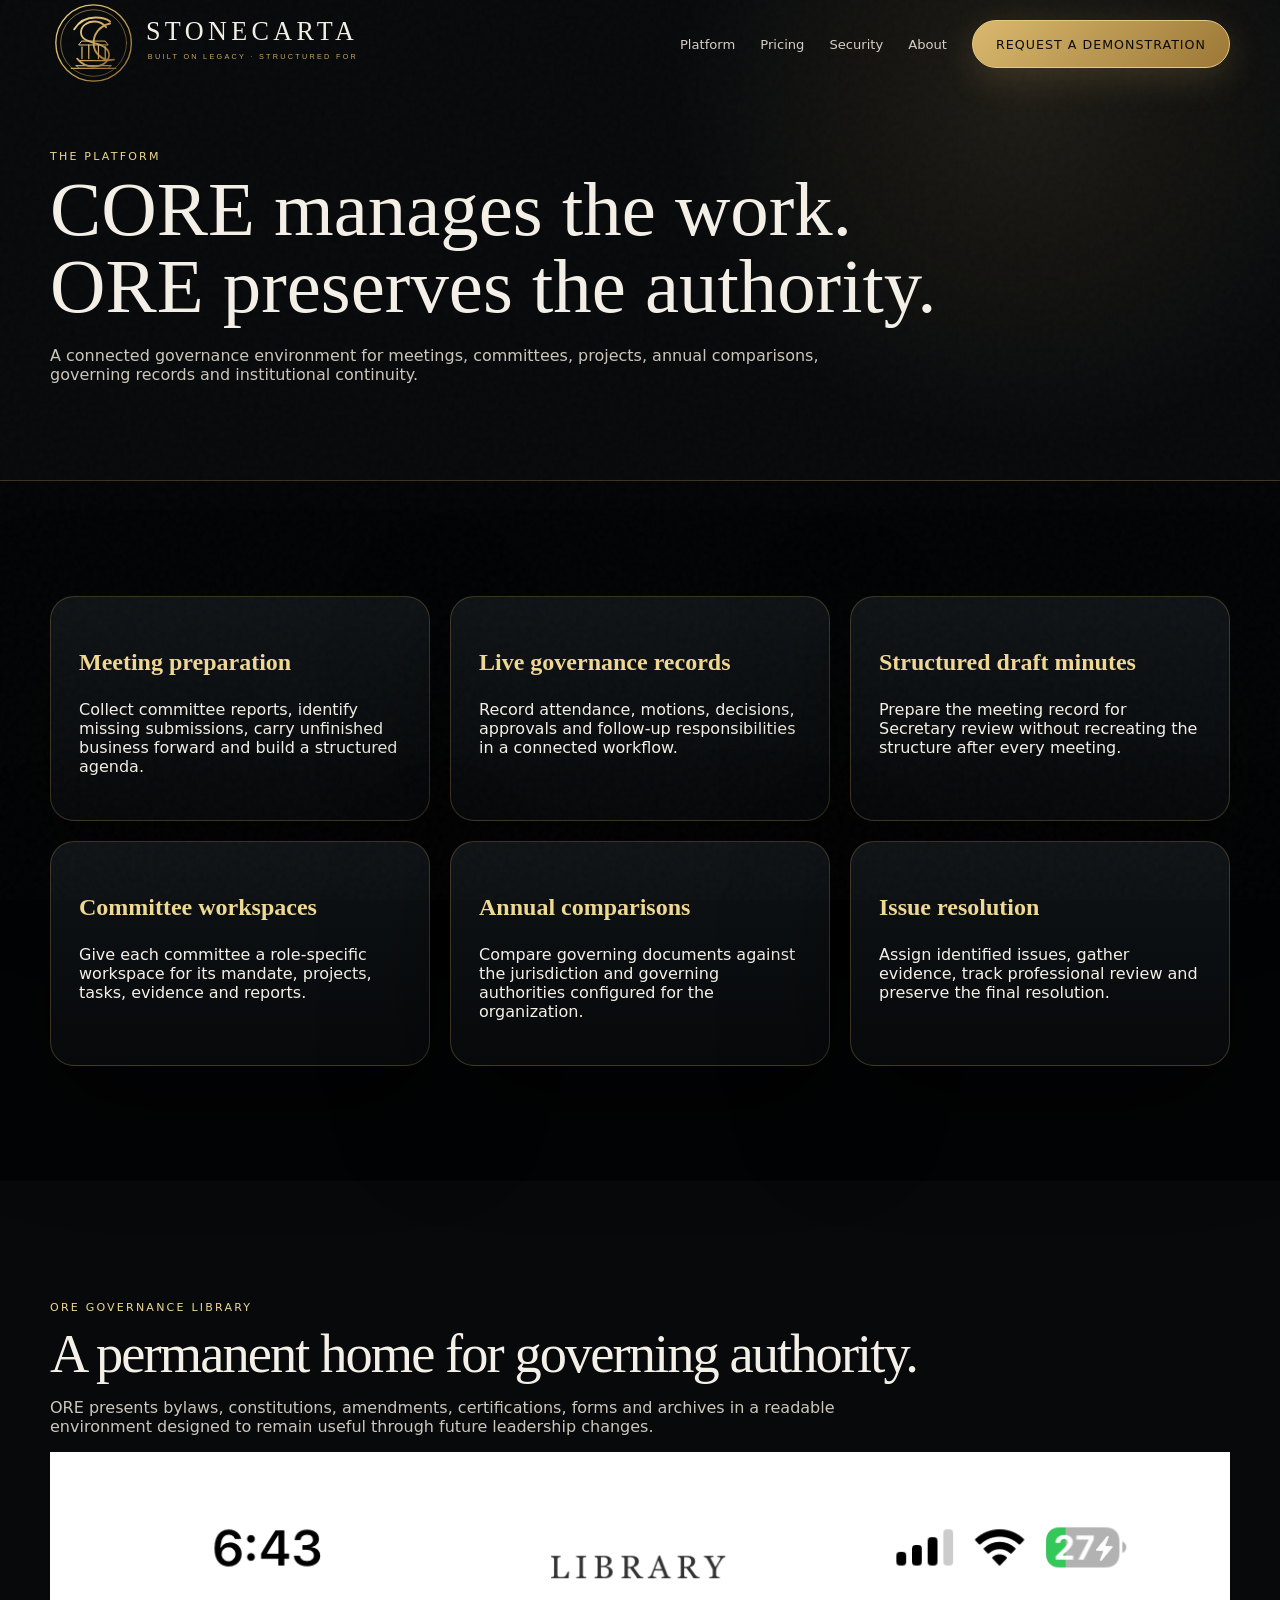
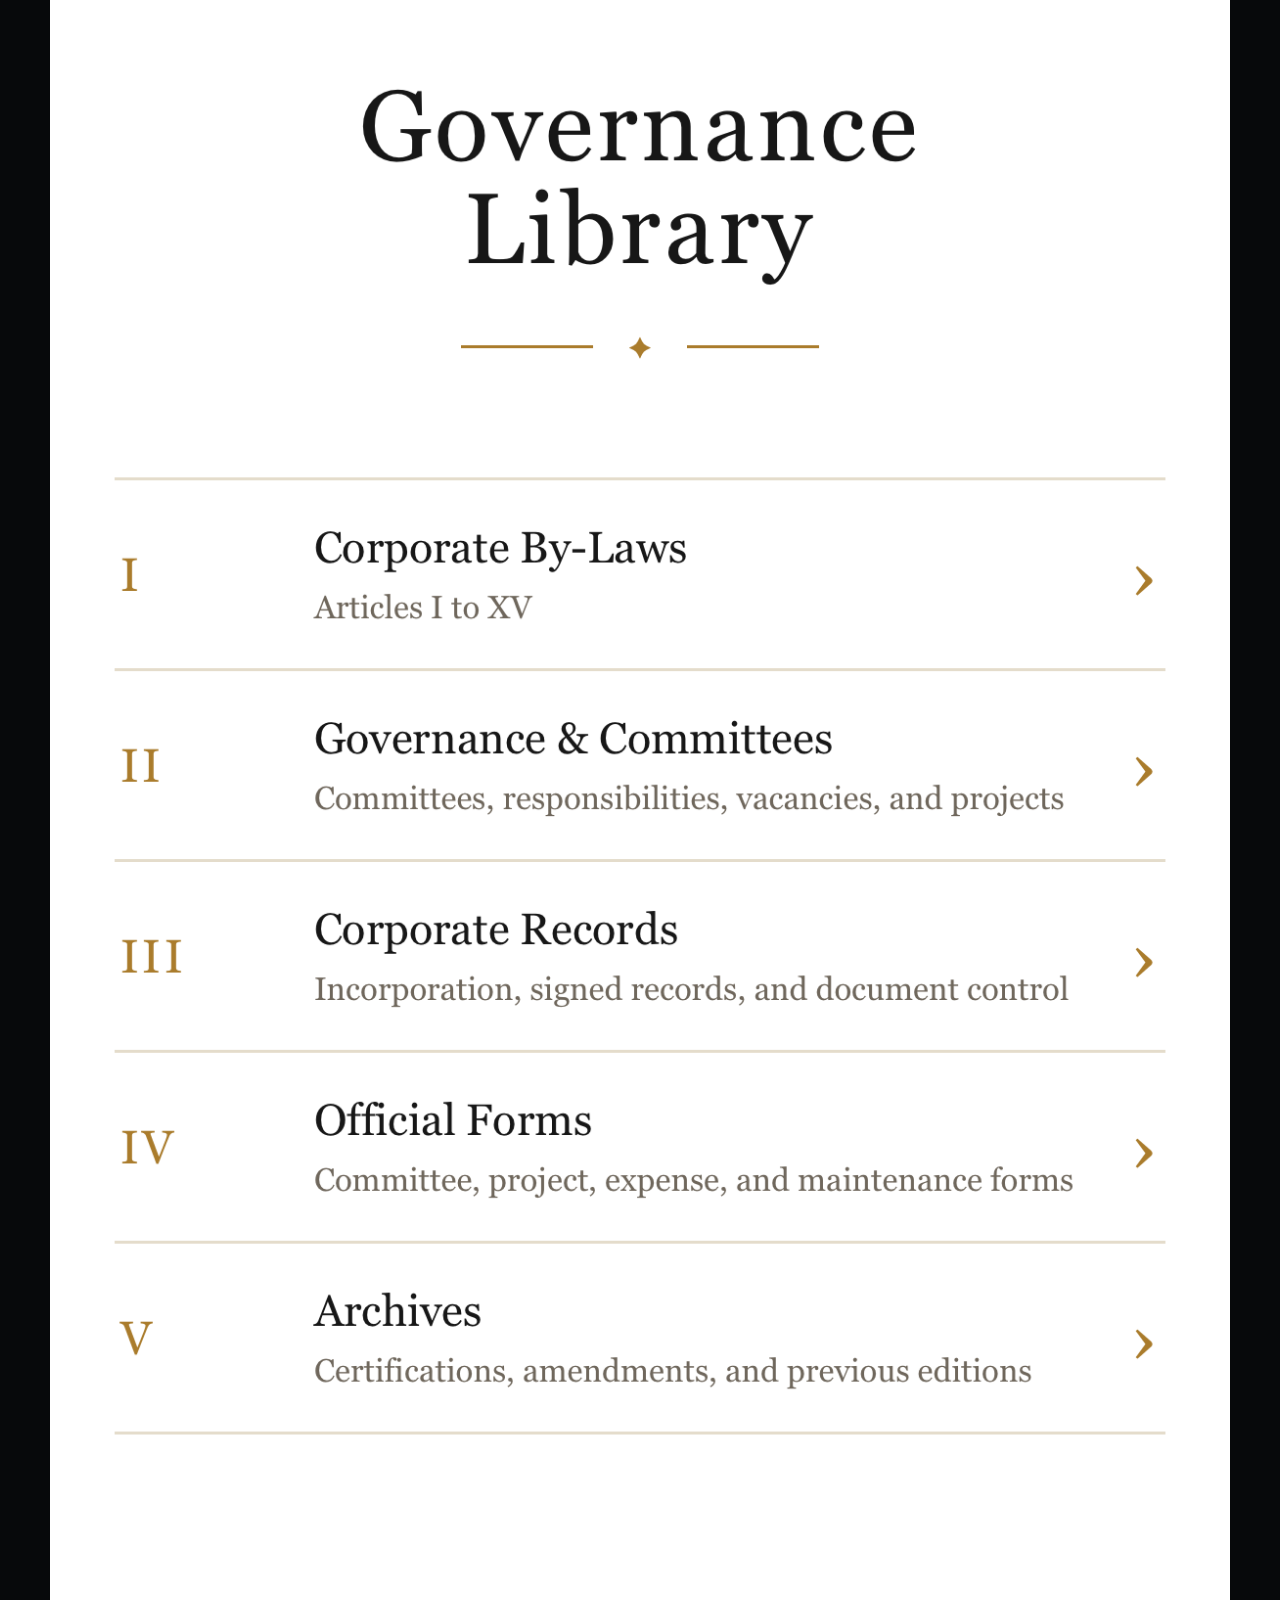
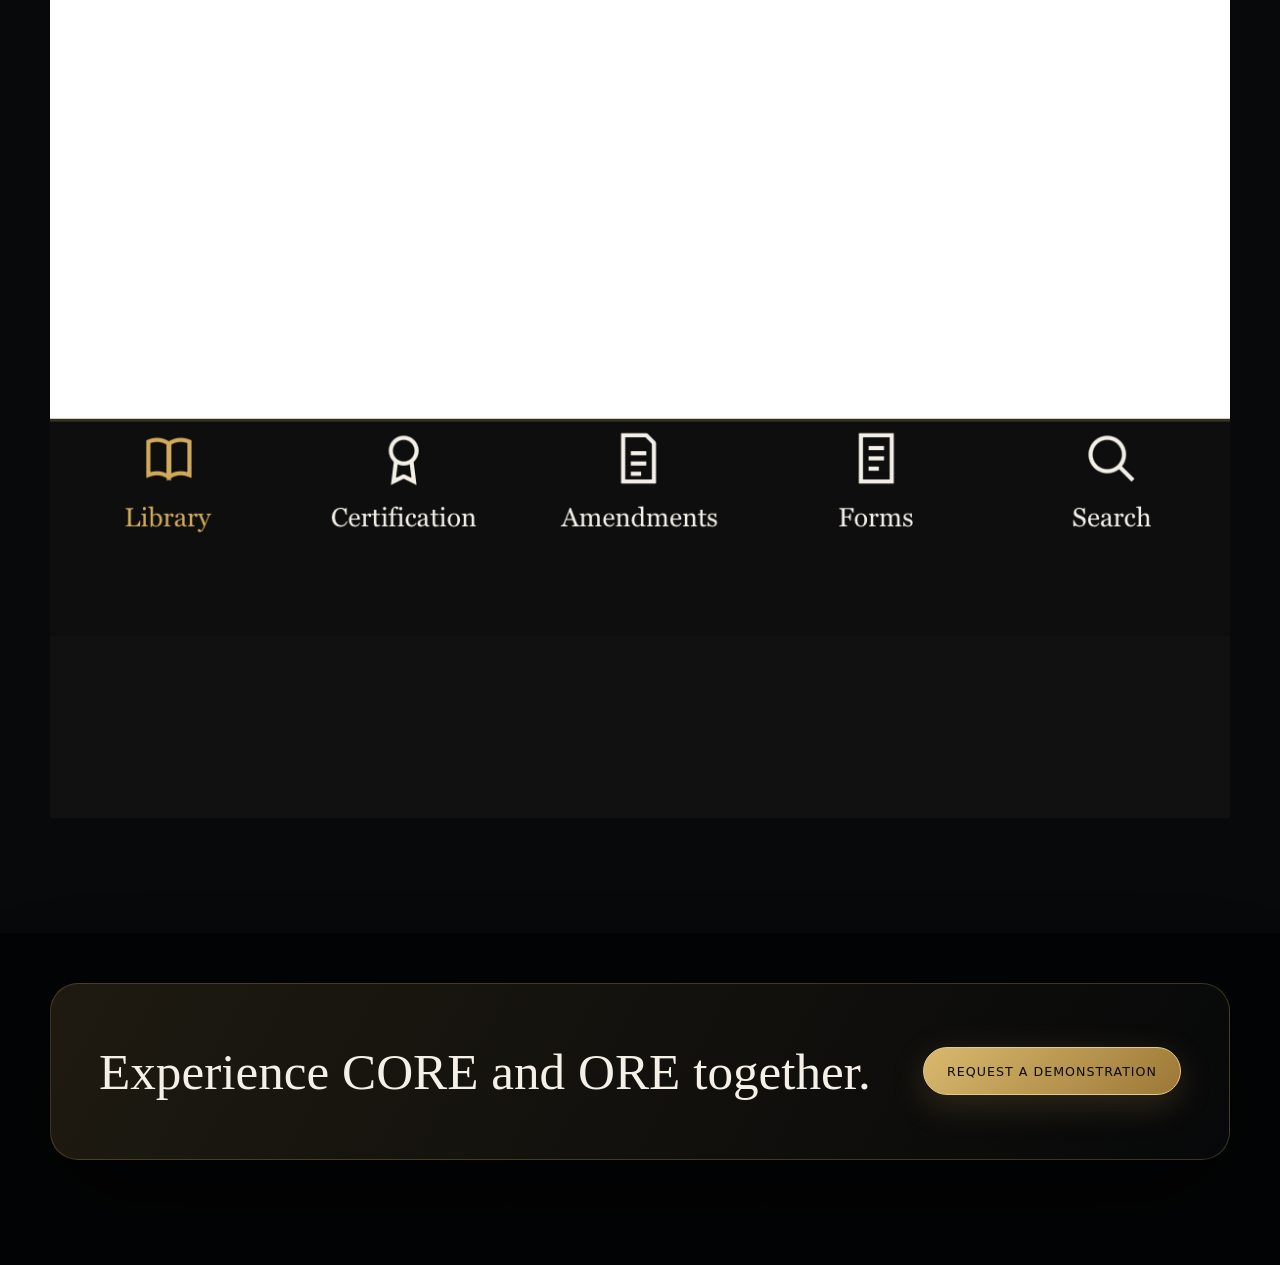
<file: platform.html>
<!doctype html><html lang="en"><head><meta charset="utf-8"><meta name="viewport" content="width=device-width,initial-scale=1"><title>Platform | StoneCarta</title><link rel="icon" href="assets/favicon.svg"><link rel="stylesheet" href="styles.css"></head><body>
<header class="site-header"><div class="container nav"><a class="brand" href="index.html"><img src="assets/stonecarta-mark.svg" alt="StoneCarta"></a><nav class="nav-links"><a href="platform.html">Platform</a><a href="pricing.html">Pricing</a><a href="security.html">Security</a><a href="about.html">About</a><a class="btn btn-primary" href="demo.html">Request a Demonstration</a></nav><button class="menu-btn">☰</button></div></header>
<main><section class="page-hero"><div class="container"><span class="eyebrow">The platform</span><h1>CORE manages the work.<br><span class="gold">ORE preserves the authority.</span></h1><p class="prose">A connected governance environment for meetings, committees, projects, annual comparisons, governing records and institutional continuity.</p></div></section>
<section class="section"><div class="container content-grid"><article class="glass-card content-card"><h3>Meeting preparation</h3><p>Collect committee reports, identify missing submissions, carry unfinished business forward and build a structured agenda.</p></article><article class="glass-card content-card"><h3>Live governance records</h3><p>Record attendance, motions, decisions, approvals and follow-up responsibilities in a connected workflow.</p></article><article class="glass-card content-card"><h3>Structured draft minutes</h3><p>Prepare the meeting record for Secretary review without recreating the structure after every meeting.</p></article><article class="glass-card content-card"><h3>Committee workspaces</h3><p>Give each committee a role-specific workspace for its mandate, projects, tasks, evidence and reports.</p></article><article class="glass-card content-card"><h3>Annual comparisons</h3><p>Compare governing documents against the jurisdiction and governing authorities configured for the organization.</p></article><article class="glass-card content-card"><h3>Issue resolution</h3><p>Assign identified issues, gather evidence, track professional review and preserve the final resolution.</p></article></div></section>
<section class="section section-dark" id="ore"><div class="container split"><div><span class="eyebrow">ORE Governance Library</span><h2 class="serif" style="font-size:3.4rem;font-weight:400">A permanent home for governing authority.</h2><p class="prose">ORE presents bylaws, constitutions, amendments, certifications, forms and archives in a readable environment designed to remain useful through future leadership changes.</p></div><div class="phone-frame ore"><img src="assets/ore-mobile.png" alt="ORE Governance Library"></div></div></section>
<section class="cta"><div class="container cta-box"><h2>Experience CORE and ORE together.</h2><a class="btn btn-primary" href="demo.html">Request a Demonstration</a></div></section></main><script src="script.js"></script></body></html>
</file>
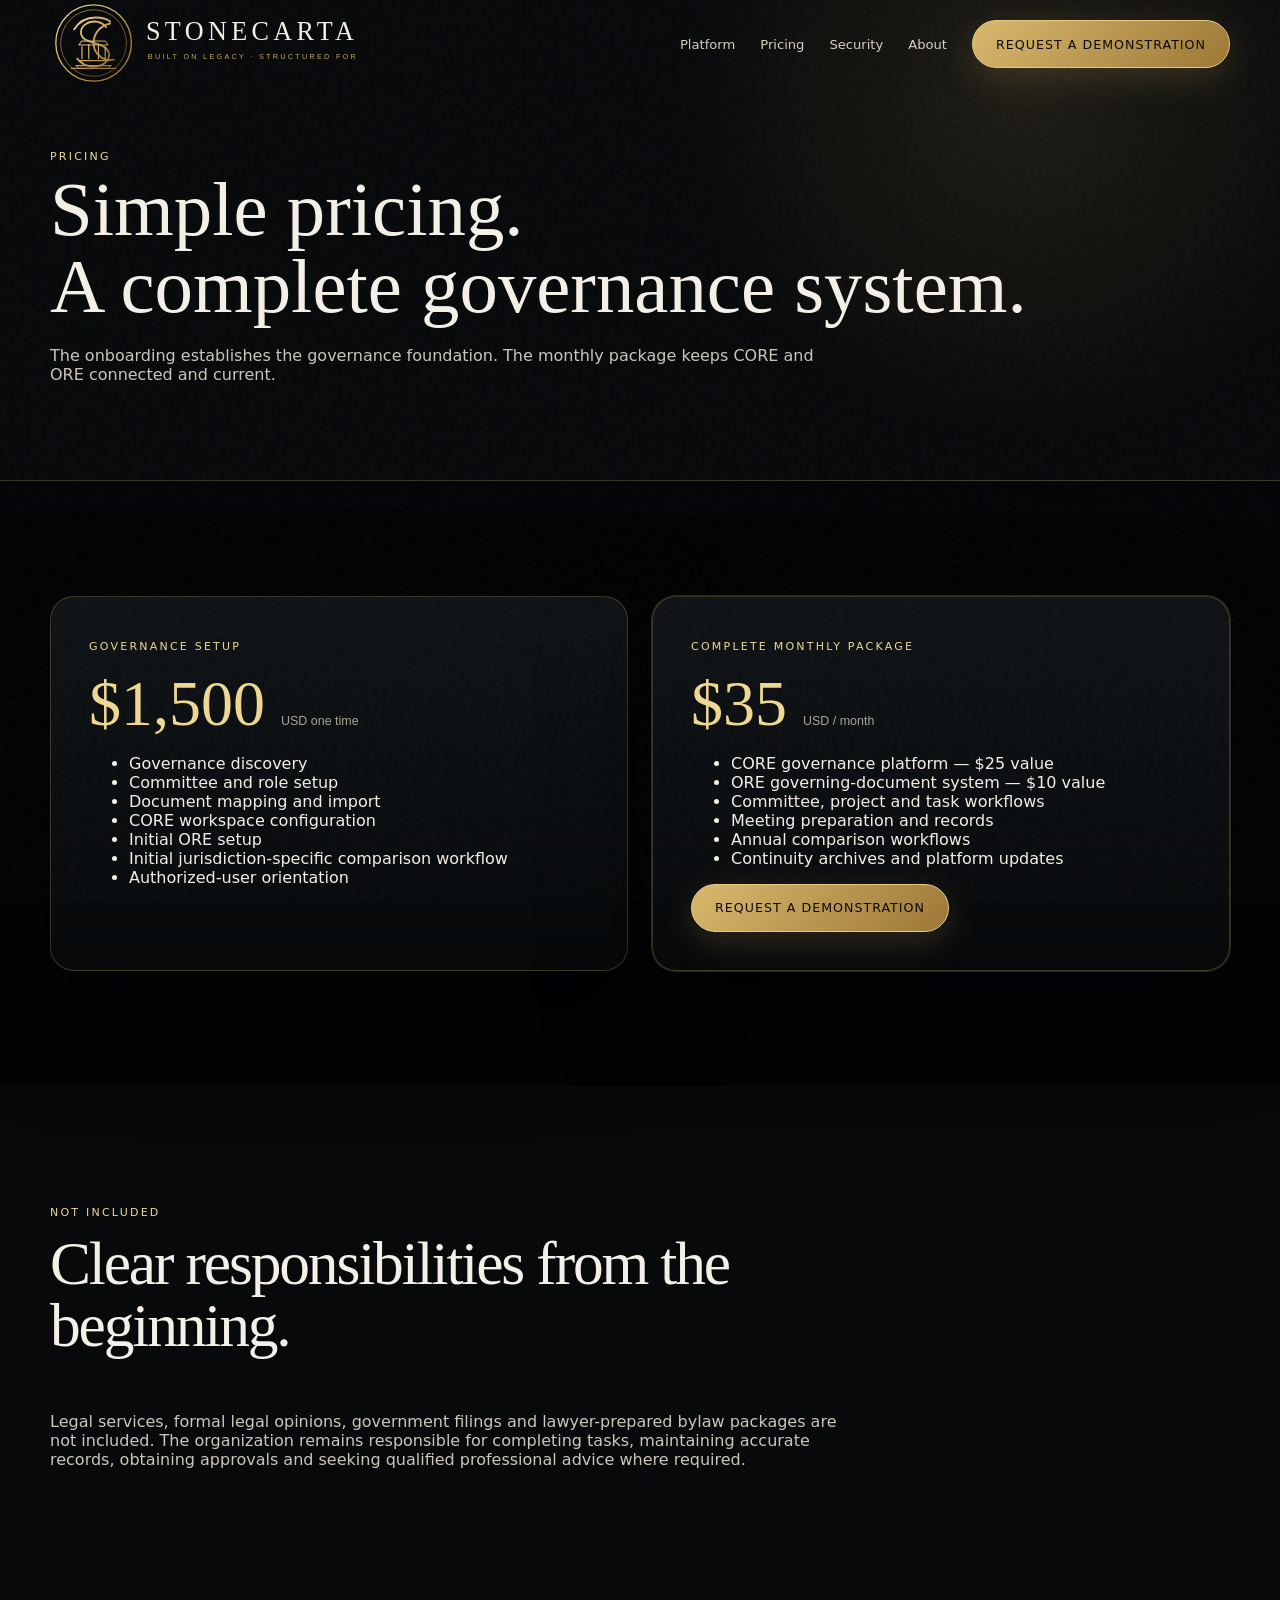
<file: pricing.html>
<!doctype html><html lang="en"><head><meta charset="utf-8"><meta name="viewport" content="width=device-width,initial-scale=1"><title>Pricing | StoneCarta</title><link rel="icon" href="assets/favicon.svg"><link rel="stylesheet" href="styles.css"></head><body>
<header class="site-header"><div class="container nav"><a class="brand" href="index.html"><img src="assets/stonecarta-mark.svg" alt="StoneCarta"></a><nav class="nav-links"><a href="platform.html">Platform</a><a href="pricing.html">Pricing</a><a href="security.html">Security</a><a href="about.html">About</a><a class="btn btn-primary" href="demo.html">Request a Demonstration</a></nav><button class="menu-btn">☰</button></div></header>
<main><section class="page-hero"><div class="container"><span class="eyebrow">Pricing</span><h1>Simple pricing.<br><span class="gold">A complete governance system.</span></h1><p class="prose">The onboarding establishes the governance foundation. The monthly package keeps CORE and ORE connected and current.</p></div></section>
<section class="section"><div class="container pricing-grid"><article class="glass-card price-card"><span class="eyebrow">Governance setup</span><div class="price">$1,500 <small>USD one time</small></div><ul class="checklist"><li>Governance discovery</li><li>Committee and role setup</li><li>Document mapping and import</li><li>CORE workspace configuration</li><li>Initial ORE setup</li><li>Initial jurisdiction-specific comparison workflow</li><li>Authorized-user orientation</li></ul></article><article class="glass-card price-card featured"><span class="eyebrow">Complete monthly package</span><div class="price">$35 <small>USD / month</small></div><ul class="checklist"><li>CORE governance platform — $25 value</li><li>ORE governing-document system — $10 value</li><li>Committee, project and task workflows</li><li>Meeting preparation and records</li><li>Annual comparison workflows</li><li>Continuity archives and platform updates</li></ul><a class="btn btn-primary" href="demo.html">Request a Demonstration</a></article></div></section>
<section class="section section-dark"><div class="container"><div class="section-head"><span class="eyebrow">Not included</span><h2>Clear responsibilities from the beginning.</h2></div><p class="prose">Legal services, formal legal opinions, government filings and lawyer-prepared bylaw packages are not included. The organization remains responsible for completing tasks, maintaining accurate records, obtaining approvals and seeking qualified professional advice where required.</p></div></section></main><script src="script.js"></script></body></html>
</file>
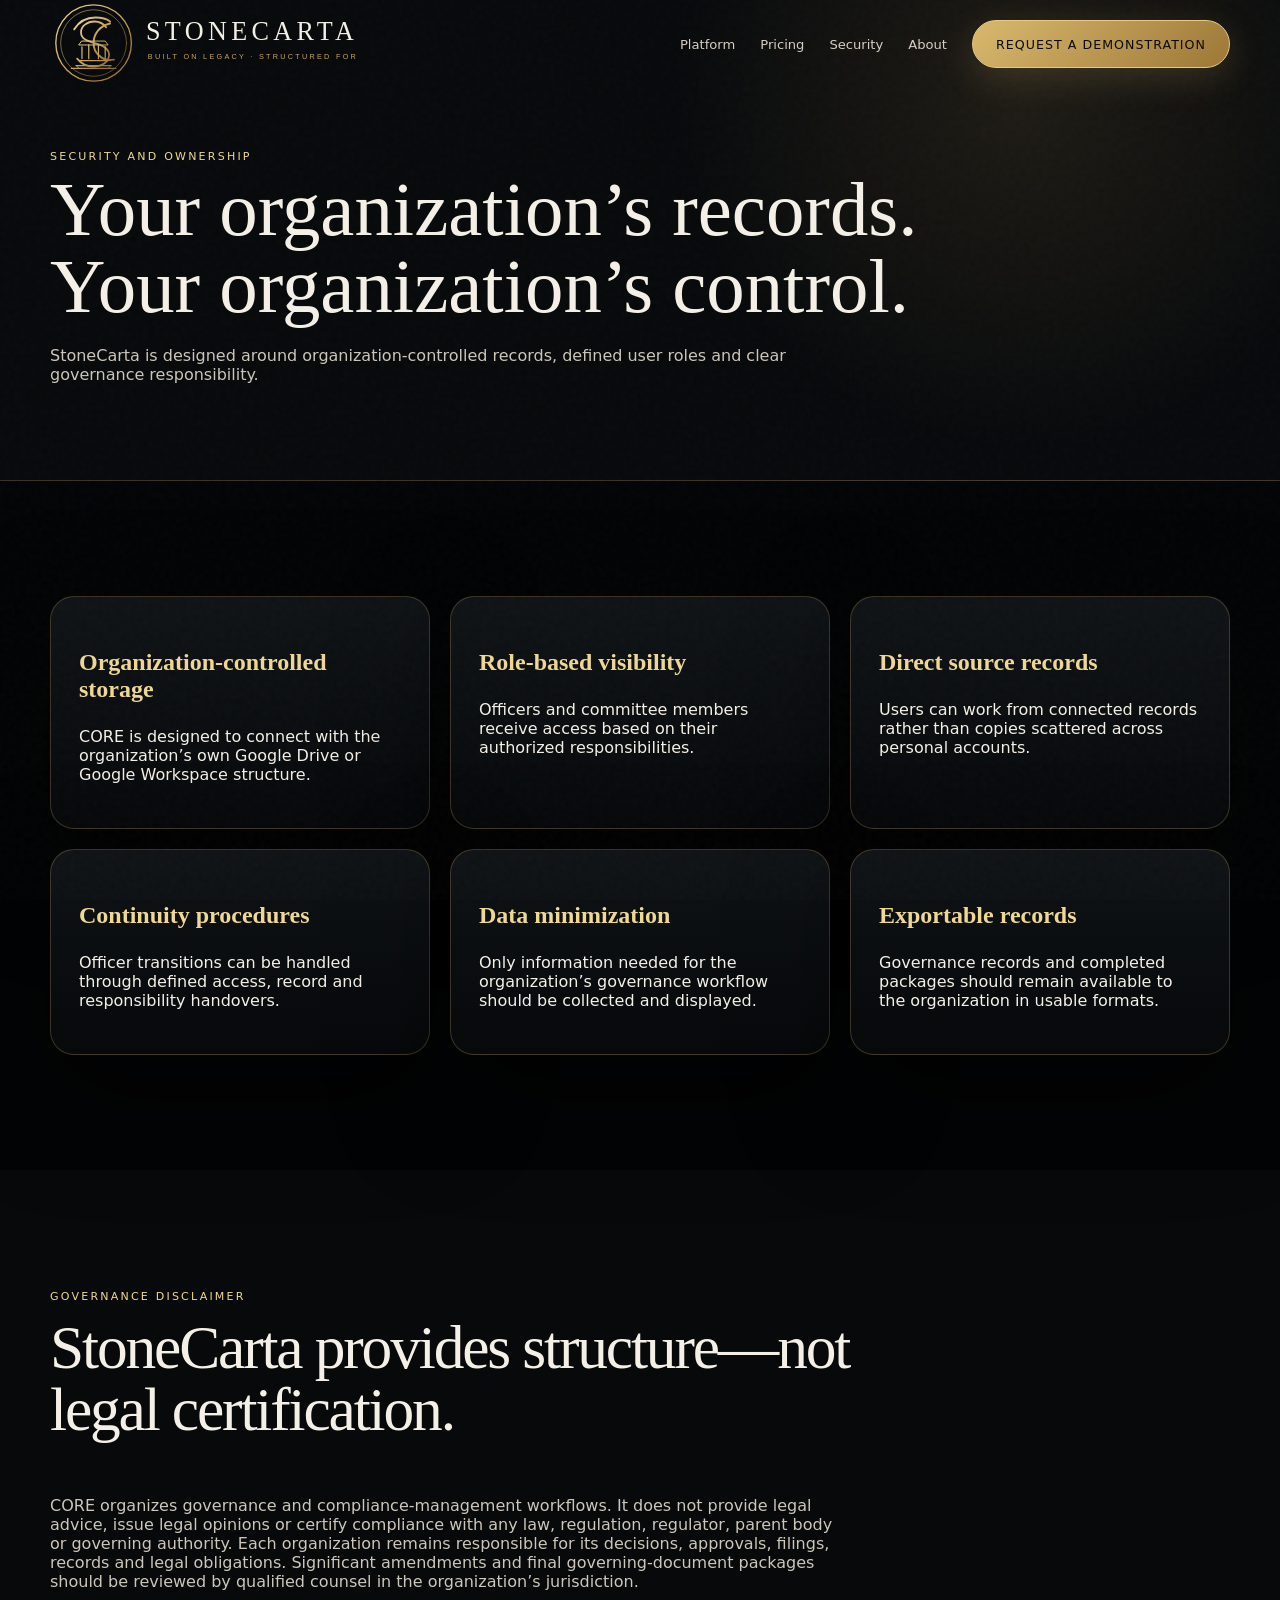
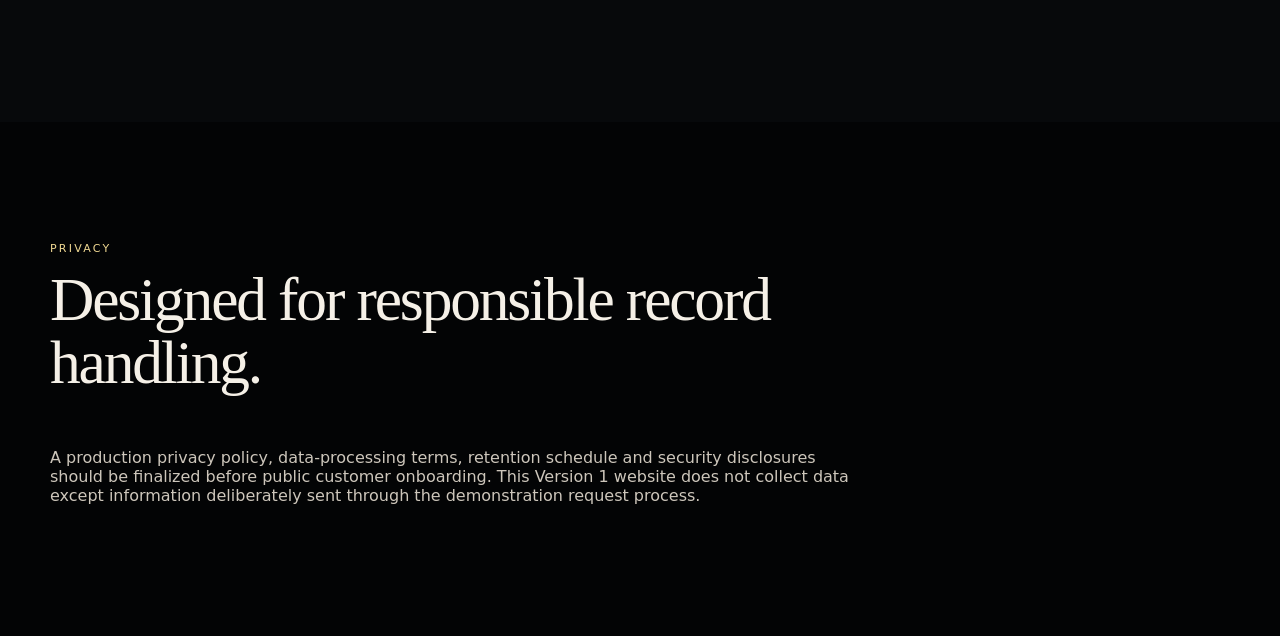
<file: security.html>
<!doctype html><html lang="en"><head><meta charset="utf-8"><meta name="viewport" content="width=device-width,initial-scale=1"><title>Security & Ownership | StoneCarta</title><link rel="icon" href="assets/favicon.svg"><link rel="stylesheet" href="styles.css"></head><body>
<header class="site-header"><div class="container nav"><a class="brand" href="index.html"><img src="assets/stonecarta-mark.svg" alt="StoneCarta"></a><nav class="nav-links"><a href="platform.html">Platform</a><a href="pricing.html">Pricing</a><a href="security.html">Security</a><a href="about.html">About</a><a class="btn btn-primary" href="demo.html">Request a Demonstration</a></nav><button class="menu-btn">☰</button></div></header>
<main><section class="page-hero"><div class="container"><span class="eyebrow">Security and ownership</span><h1>Your organization’s records.<br><span class="gold">Your organization’s control.</span></h1><p class="prose">StoneCarta is designed around organization-controlled records, defined user roles and clear governance responsibility.</p></div></section>
<section class="section"><div class="container content-grid"><article class="glass-card content-card"><h3>Organization-controlled storage</h3><p>CORE is designed to connect with the organization’s own Google Drive or Google Workspace structure.</p></article><article class="glass-card content-card"><h3>Role-based visibility</h3><p>Officers and committee members receive access based on their authorized responsibilities.</p></article><article class="glass-card content-card"><h3>Direct source records</h3><p>Users can work from connected records rather than copies scattered across personal accounts.</p></article><article class="glass-card content-card"><h3>Continuity procedures</h3><p>Officer transitions can be handled through defined access, record and responsibility handovers.</p></article><article class="glass-card content-card"><h3>Data minimization</h3><p>Only information needed for the organization’s governance workflow should be collected and displayed.</p></article><article class="glass-card content-card"><h3>Exportable records</h3><p>Governance records and completed packages should remain available to the organization in usable formats.</p></article></div></section>
<section class="section section-dark" id="disclaimer"><div class="container"><div class="section-head"><span class="eyebrow">Governance disclaimer</span><h2>StoneCarta provides structure—not legal certification.</h2></div><p class="prose">CORE organizes governance and compliance-management workflows. It does not provide legal advice, issue legal opinions or certify compliance with any law, regulation, regulator, parent body or governing authority. Each organization remains responsible for its decisions, approvals, filings, records and legal obligations. Significant amendments and final governing-document packages should be reviewed by qualified counsel in the organization’s jurisdiction.</p></div></section>
<section class="section" id="privacy"><div class="container"><div class="section-head"><span class="eyebrow">Privacy</span><h2>Designed for responsible record handling.</h2></div><p class="prose">A production privacy policy, data-processing terms, retention schedule and security disclosures should be finalized before public customer onboarding. This Version 1 website does not collect data except information deliberately sent through the demonstration request process.</p></div></section></main><script src="script.js"></script></body></html>
</file>
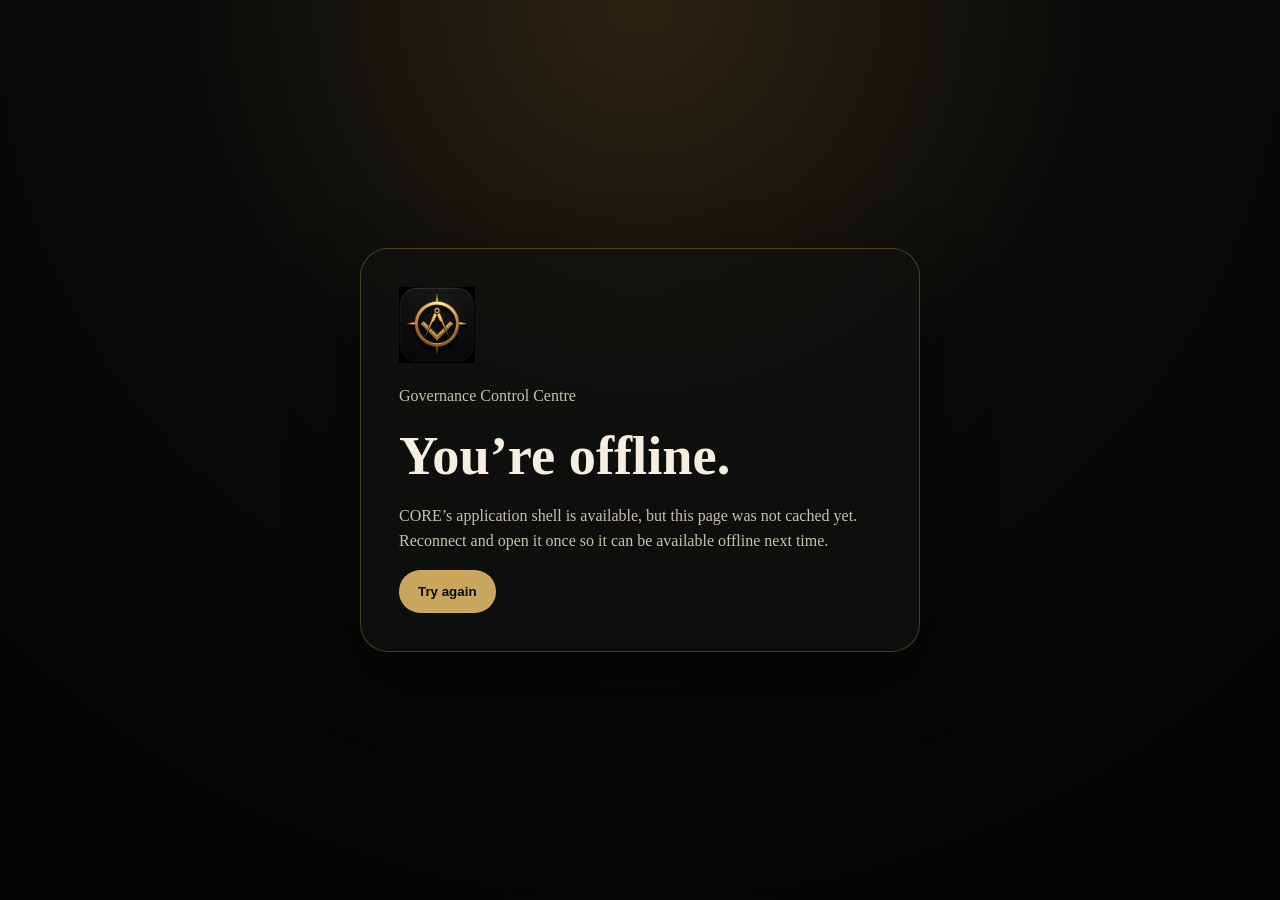
<file: coredevtheme/offline.html>
<!doctype html>
<html lang="en" data-theme="dark">
<head>
  <meta charset="utf-8">
  <meta name="viewport" content="width=device-width, initial-scale=1, viewport-fit=cover">
  <meta name="theme-color" content="#0b0b0b">
  <title>CORE — Offline</title>
  <style>
    :root{color-scheme:dark;font-family:Georgia,"Times New Roman",serif}
    *{box-sizing:border-box}body{margin:0;min-height:100vh;display:grid;place-items:center;padding:24px;background:radial-gradient(circle at top,#2c2414 0,#090a09 42%,#030403 100%);color:#f6efe1}
    main{width:min(560px,100%);padding:38px;border:1px solid rgba(220,183,103,.28);border-radius:28px;background:rgba(17,18,16,.72);backdrop-filter:blur(20px);box-shadow:0 28px 70px rgba(0,0,0,.45)}
    img{width:76px;height:76px;object-fit:contain}h1{font-size:clamp(2rem,7vw,3.4rem);margin:.4rem 0}p{color:#c9c0af;line-height:1.6}button{border:1px solid rgba(220,183,103,.5);background:#c9a65e;color:#090909;padding:13px 18px;border-radius:999px;font-weight:700}
  </style>
</head>
<body><main><img src="assets/icons/core-192.png" alt="CORE"><p>Governance Control Centre</p><h1>You’re offline.</h1><p>CORE’s application shell is available, but this page was not cached yet. Reconnect and open it once so it can be available offline next time.</p><button onclick="location.reload()">Try again</button></main></body>
</html>
</file>
<file: styles.css>
:root{--black:#030405;--black2:#07090b;--panel:#0b0e11;--panel2:#12161a;--brass:#c8a45d;--brass2:#efd892;--ivory:#f5f0e7;--muted:#aaa398;--line:rgba(200,164,93,.27);--glass:rgba(255,255,255,.045);--green:#8de397;--shadow:0 38px 110px rgba(0,0,0,.58);--ease:cubic-bezier(.22,.74,.22,1)}
*{box-sizing:border-box}html{scroll-behavior:smooth}body{margin:0;background:var(--black);color:var(--ivory);font-family:Inter,ui-sans-serif,system-ui,-apple-system,BlinkMacSystemFont,"Segoe UI",sans-serif;overflow-x:hidden}body:before{content:"";position:fixed;inset:0;pointer-events:none;opacity:.18;z-index:99;background-image:url("data:image/svg+xml,%3Csvg viewBox='0 0 180 180' xmlns='http://www.w3.org/2000/svg'%3E%3Cfilter id='n'%3E%3CfeTurbulence type='fractalNoise' baseFrequency='.9' numOctaves='4' stitchTiles='stitch'/%3E%3C/filter%3E%3Crect width='100%25' height='100%25' filter='url(%23n)' opacity='.14'/%3E%3C/svg%3E")}a{color:inherit;text-decoration:none}img{display:block;max-width:100%}.container{width:min(1180px,calc(100% - 48px));margin:auto}.progress-bar{position:fixed;top:0;left:0;height:2px;width:0;background:linear-gradient(90deg,#77541f,var(--brass2));z-index:200;box-shadow:0 0 20px var(--brass)}
.site-header{position:fixed;top:0;left:0;right:0;z-index:100;transition:.45s ease}.site-header.scrolled{background:rgba(3,4,5,.78);backdrop-filter:blur(20px);border-bottom:1px solid rgba(200,164,93,.16)}.nav{height:88px;display:flex;align-items:center;justify-content:space-between;gap:28px}.brand img{width:310px;height:auto}.nav-links{display:flex;align-items:center;gap:25px;font-size:.82rem;color:#d5cec3}.nav-links>a:not(.btn){position:relative}.nav-links>a:not(.btn):after{content:"";position:absolute;left:0;right:100%;bottom:-8px;height:1px;background:var(--brass2);transition:.3s}.nav-links>a:hover:after{right:0}.menu-btn{display:none;background:none;border:0;width:44px;height:44px;padding:10px}.menu-btn span{display:block;height:1px;background:var(--brass2);margin:8px 0;transition:.3s}.btn{display:inline-flex;align-items:center;justify-content:center;min-height:48px;padding:0 23px;border:1px solid var(--line);border-radius:999px;font-size:.79rem;letter-spacing:.08em;text-transform:uppercase;position:relative;overflow:hidden;transition:transform .3s var(--ease),border-color .3s,background .3s}.btn:before{content:"";position:absolute;inset:0;transform:translateX(-120%);background:linear-gradient(100deg,transparent,rgba(255,255,255,.24),transparent);transition:.65s var(--ease)}.btn:hover:before{transform:translateX(120%)}.btn:hover{transform:translateY(-2px)}.btn-primary{background:linear-gradient(135deg,#d9b96e,#9c7736);border-color:#e4ca83;color:#0b0b0a;box-shadow:0 10px 35px rgba(200,164,93,.2)}.btn-secondary{background:rgba(255,255,255,.025);color:var(--ivory)}.eyebrow,.tiny-label{display:inline-block;text-transform:uppercase;letter-spacing:.2em;font-size:.69rem;color:var(--brass2)}
.hero{min-height:100vh;position:relative;display:grid;align-items:center;overflow:hidden;background:radial-gradient(circle at 78% 34%,rgba(200,164,93,.15),transparent 29%),linear-gradient(120deg,#020303 0%,#07090b 45%,#030405 100%)}.hero:after{content:"";position:absolute;inset:auto 0 0;height:30%;background:linear-gradient(transparent,var(--black));z-index:2}.hero-grid{width:min(1500px,100%);margin:auto;display:grid;grid-template-columns:1.03fr .97fr;min-height:100vh;position:relative;z-index:3}.hero-photo{position:relative;background:linear-gradient(90deg,rgba(3,4,5,.08),rgba(3,4,5,.72)),url('assets/paper-chaos.jpg') center/cover no-repeat;filter:saturate(.72) contrast(1.08)}.hero-photo:after{content:"";position:absolute;inset:0;background:radial-gradient(circle at 35% 45%,transparent 12%,rgba(0,0,0,.2) 47%,rgba(0,0,0,.85) 100%)}.hero-copy{padding:130px 58px 85px;display:flex;flex-direction:column;justify-content:center;position:relative}.hero h1{font-family:Georgia,"Times New Roman",serif;font-weight:400;font-size:clamp(3.8rem,6vw,6.9rem);line-height:.91;letter-spacing:-.055em;margin:23px 0 28px}.hero h1 .line{display:block;opacity:0;transform:translateY(46px);animation:heroLine 1.15s var(--ease) forwards}.hero h1 .line:nth-child(2){animation-delay:.14s}.hero h1 em{font-style:normal;color:var(--brass2)}.hero-kicker,.hero-lead,.hero-rule,.hero-actions,.mason-line{opacity:0;transform:translateY(20px);animation:heroFade .85s var(--ease) forwards}.hero-kicker{animation-delay:.08s}.hero-lead{animation-delay:.45s}.hero-rule{animation-delay:.58s}.hero-actions{animation-delay:.7s}.mason-line{animation-delay:.82s}.hero-lead{color:#d4cec5;max-width:690px;font-size:1.08rem;line-height:1.75}.hero-rule{color:#f2ece2}.hero-rule strong:first-child{color:var(--brass2)}.hero-actions{display:flex;gap:13px;flex-wrap:wrap;margin:22px 0 28px}.mason-line{font-family:Georgia,serif;font-style:italic;color:#d7bd78}.hero-atmosphere{position:absolute;inset:0;z-index:1;pointer-events:none}.hero-atmosphere i{position:absolute;border-radius:50%;filter:blur(1px);background:rgba(238,216,157,.36);animation:drift 12s ease-in-out infinite}.hero-atmosphere i:nth-child(1){width:4px;height:4px;left:54%;top:22%}.hero-atmosphere i:nth-child(2){width:2px;height:2px;left:80%;top:34%;animation-delay:-4s}.hero-atmosphere i:nth-child(3){width:3px;height:3px;left:67%;top:74%;animation-delay:-8s}.paper{position:absolute;z-index:4;width:65px;height:84px;background:rgba(241,233,215,.85);box-shadow:0 14px 35px rgba(0,0,0,.5);opacity:.6}.paper-a{right:14%;top:20%;transform:rotate(14deg);animation:paperFloat 7s ease-in-out infinite}.paper-b{right:28%;bottom:14%;transform:rotate(-10deg);animation:paperFloat 8s ease-in-out infinite -2s}.paper-c{left:12%;top:16%;transform:rotate(-18deg);animation:paperFloat 9s ease-in-out infinite -5s}.chaos-label{position:absolute;left:7%;bottom:9%;z-index:5;display:flex;gap:8px;flex-wrap:wrap}.chaos-label span{background:rgba(5,6,7,.72);backdrop-filter:blur(10px);border:1px solid rgba(255,255,255,.12);padding:8px 12px;border-radius:999px;font-size:.66rem;color:#c8c0b5}.hero-scroll{position:absolute;left:50%;bottom:22px;transform:translateX(-50%);z-index:6;font-size:.62rem;letter-spacing:.17em;text-transform:uppercase;color:#7f786e}.hero-scroll span{display:block;width:1px;height:30px;background:linear-gradient(var(--brass),transparent);margin:10px auto 0;animation:scrollPulse 2s infinite}
.product-stage{padding:120px 0 130px;background:radial-gradient(circle at 50% 25%,rgba(200,164,93,.1),transparent 30%),var(--black)}.stage-heading{text-align:center;max-width:840px;margin:0 auto 55px}.stage-heading h2,.section h2{font-family:Georgia,serif;font-weight:400;font-size:clamp(2.6rem,4.8vw,5rem);line-height:1.02;letter-spacing:-.035em;margin:12px 0}.dashboard-shell{border:1px solid var(--line);background:linear-gradient(180deg,rgba(17,21,25,.95),rgba(7,9,11,.97));border-radius:30px;padding:26px;box-shadow:var(--shadow),inset 0 1px rgba(255,255,255,.06);position:relative;overflow:hidden}.dashboard-shell:before{content:"";position:absolute;inset:-40% 20% auto;height:300px;background:radial-gradient(circle,rgba(200,164,93,.18),transparent 65%);pointer-events:none}.dashboard-top{display:flex;align-items:center;justify-content:space-between;margin-bottom:20px}.dashboard-top h3{font-family:Georgia,serif;font-weight:400;font-size:1.6rem;margin:5px 0}.live-pill{border:1px solid rgba(141,227,151,.25);background:rgba(141,227,151,.07);padding:9px 13px;border-radius:999px;color:#b9efbf;font-size:.72rem}.live-pill i{display:inline-block;width:7px;height:7px;border-radius:50%;background:var(--green);margin-right:7px;box-shadow:0 0 14px var(--green);animation:pulse 2s infinite}.metric-row{display:grid;grid-template-columns:repeat(4,1fr);gap:12px}.metric{padding:19px;border:1px solid rgba(255,255,255,.07);background:#090c0f;border-radius:17px}.metric strong{display:block;font-family:Georgia,serif;font-size:2.25rem;color:var(--green)}.metric span,.metric small{display:block}.metric span{font-size:.77rem;color:#e5ded3}.metric small{font-size:.67rem;color:var(--muted);margin-top:5px}.product-panels{display:grid;grid-template-columns:1fr 90px .72fr;align-items:center;gap:15px;margin:22px 0}.screen-card{border:1px solid rgba(255,255,255,.08);background:#050607;border-radius:22px;overflow:hidden;box-shadow:0 26px 70px rgba(0,0,0,.5);transform-style:preserve-3d;transition:transform .4s var(--ease)}.screen-card:hover{transform:translateY(-8px) rotateX(1deg)}.screen-toolbar{height:50px;padding:0 18px;display:flex;align-items:center;justify-content:space-between;border-bottom:1px solid rgba(255,255,255,.07)}.screen-toolbar b{font-family:Georgia,serif;color:var(--brass2);font-size:1.2rem}.screen-toolbar span{font-size:.65rem;color:var(--muted);letter-spacing:.13em;text-transform:uppercase}.screen-body{height:460px;position:relative;overflow:hidden;background:#050607}.screen-body img{width:100%;height:100%;object-fit:cover;object-position:top}.ore-screen .screen-body img{object-fit:cover}.screen-glow{position:absolute;inset:0;box-shadow:inset 0 0 100px rgba(0,0,0,.36);pointer-events:none}.flow-spine{display:grid;place-items:center;gap:8px}.flow-dot{width:13px;height:13px;border-radius:50%;background:var(--brass2);box-shadow:0 0 24px var(--brass)}.flow-line{width:1px;height:95px;background:linear-gradient(var(--brass2),rgba(200,164,93,.08));position:relative;overflow:hidden}.flow-line:after{content:"";position:absolute;width:100%;height:30px;background:white;animation:flow 2.3s infinite}.flow-arrow{color:var(--brass2);font-size:1.5rem}.system-caption{display:flex;align-items:center;justify-content:center;gap:18px;text-transform:uppercase;letter-spacing:.16em;font-size:.63rem;color:#a69e92}.system-caption i{width:60px;height:1px;background:var(--line)}
.section{padding:115px 0}.section-dark{background:#07090b}.section-head{max-width:850px;margin-bottom:55px}.section-head p{color:var(--muted);font-size:1.05rem;line-height:1.75}.journey-track{display:grid;grid-template-columns:repeat(3,1fr);gap:20px}.journey-card{min-height:430px;padding:30px;border-radius:24px;border:1px solid var(--line);background:linear-gradient(180deg,rgba(255,255,255,.045),rgba(255,255,255,.015));position:relative;overflow:hidden}.journey-card:before{content:"";position:absolute;width:170px;height:170px;border-radius:50%;background:rgba(200,164,93,.09);filter:blur(38px);right:-50px;top:-50px}.step{font-family:Georgia,serif;color:rgba(229,202,134,.35);font-size:4.6rem;position:absolute;right:23px;top:14px}.journey-icon{width:58px;height:58px;border:1px solid var(--line);display:grid;place-items:center;border-radius:50%;color:var(--brass2);font-size:1.4rem}.journey-card h3{font-family:Georgia,serif;font-weight:400;font-size:2rem;margin:32px 0 12px}.journey-card p{color:var(--muted);line-height:1.7}.mini-ui{margin-top:27px;display:grid;gap:8px}.mini-ui span,.motion-demo,.minutes-demo{border:1px solid rgba(255,255,255,.08);background:#080a0c;border-radius:12px;padding:12px;font-size:.72rem}.mini-ui span:before{content:"";display:inline-block;width:7px;height:7px;border-radius:50%;margin-right:9px}.mini-ui .done:before{background:var(--green)}.mini-ui .waiting:before{background:var(--brass)}.motion-demo{margin-top:27px;display:grid;gap:6px}.motion-demo b{color:var(--green)}.minutes-demo{margin-top:27px;position:relative}.minutes-demo i{display:block;height:4px;background:rgba(255,255,255,.11);margin:8px 0;border-radius:4px}.minutes-demo i:nth-child(2){width:83%}.minutes-demo i:nth-child(3){width:61%}.minutes-demo span{display:block;margin-top:16px;color:var(--green)}
.feature-universe{overflow:hidden}.feature-orbit{height:680px;max-width:950px;margin:auto;position:relative}.feature-orbit:before,.feature-orbit:after{content:"";position:absolute;border:1px solid rgba(200,164,93,.14);border-radius:50%;inset:65px 170px}.feature-orbit:after{inset:140px 250px}.orbit-centre{position:absolute;left:50%;top:50%;transform:translate(-50%,-50%);width:210px;height:210px;border-radius:50%;display:grid;place-items:center;align-content:center;text-align:center;background:radial-gradient(circle,rgba(200,164,93,.19),rgba(8,10,12,.95) 65%);border:1px solid var(--brass);box-shadow:0 0 80px rgba(200,164,93,.13)}.orbit-centre img{width:72px;margin-bottom:12px}.orbit-centre strong{font-family:Georgia,serif;font-size:1.25rem}.orbit-centre span{font-size:.68rem;color:var(--muted);margin-top:4px}.orbit-card{position:absolute;width:215px;padding:18px;border:1px solid var(--line);background:rgba(9,11,13,.9);backdrop-filter:blur(10px);border-radius:15px;box-shadow:0 20px 50px rgba(0,0,0,.35)}.orbit-card b,.orbit-card span{display:block}.orbit-card b{font-family:Georgia,serif;color:var(--brass2);font-weight:400}.orbit-card span{font-size:.7rem;color:var(--muted);margin-top:6px}.o1{left:2%;top:14%}.o2{right:2%;top:14%}.o3{left:0;top:49%}.o4{right:0;top:49%}.o5{left:12%;bottom:6%}.o6{right:12%;bottom:6%}
.roles-layout{display:grid;grid-template-columns:.68fr 1.32fr;gap:26px}.role-tabs{display:grid;gap:9px}.role-tab{background:#080a0c;border:1px solid rgba(255,255,255,.09);color:#ded7cc;text-align:left;padding:17px 19px;border-radius:12px;cursor:pointer;transition:.3s}.role-tab:hover,.role-tab.active{border-color:var(--brass);background:rgba(200,164,93,.1);transform:translateX(5px)}.glass-card{background:linear-gradient(180deg,rgba(16,20,23,.96),rgba(7,9,11,.97));border:1px solid var(--line);border-radius:24px;box-shadow:var(--shadow)}.role-panel{padding:43px;min-height:390px;position:relative;overflow:hidden}.role-panel:after{content:"";position:absolute;width:270px;height:270px;border-radius:50%;background:rgba(200,164,93,.1);filter:blur(50px);right:-70px;bottom:-90px}.role-panel h3{font-family:Georgia,serif;font-size:2.65rem;font-weight:400;color:var(--brass2);max-width:680px;margin:17px 0}.role-panel p{color:#cdc6bc;line-height:1.75;max-width:720px}.role-benefits{display:flex;flex-wrap:wrap;gap:9px;margin-top:28px}.role-benefits span{padding:10px 13px;border:1px solid rgba(255,255,255,.09);border-radius:999px;font-size:.69rem;color:#ddd5ca}
.compliance-showcase{background:radial-gradient(circle at 80% 50%,rgba(200,164,93,.09),transparent 35%)}.compliance-grid{display:grid;grid-template-columns:.85fr 1.15fr;gap:70px;align-items:center}.compliance-copy h2{font-family:Georgia,serif;font-weight:400;font-size:clamp(2.8rem,4.7vw,4.8rem);line-height:1.02}.compliance-copy p{color:var(--muted);line-height:1.75}.small-note{font-size:.76rem}.workflow-card{border:1px solid var(--line);background:#090c0f;border-radius:24px;padding:26px;box-shadow:var(--shadow)}.workflow-head{display:flex;justify-content:space-between;padding-bottom:18px;border-bottom:1px solid rgba(255,255,255,.07)}.workflow-head b{color:var(--green);font-size:.72rem}.workflow-steps{display:grid;gap:4px;margin:20px 0}.workflow-step{display:flex;align-items:center;gap:15px;padding:13px;border-radius:13px;background:rgba(255,255,255,.025);opacity:.42;transform:translateX(20px);transition:.5s var(--ease)}.workflow-card.in-view .workflow-step{opacity:1;transform:none}.workflow-card.in-view .workflow-step:nth-child(2){transition-delay:.14s}.workflow-card.in-view .workflow-step:nth-child(3){transition-delay:.28s}.workflow-card.in-view .workflow-step:nth-child(4){transition-delay:.42s}.workflow-card.in-view .workflow-step:nth-child(5){transition-delay:.56s}.workflow-step i{width:31px;height:31px;border-radius:50%;display:grid;place-items:center;font-style:normal;border:1px solid var(--brass);color:var(--brass2)}.workflow-step span,.workflow-step b,.workflow-step small{display:block}.workflow-step b{font-family:Georgia,serif;font-weight:400;color:#eee6db}.workflow-step small{color:var(--muted);margin-top:3px}.workflow-complete{padding:14px;border:1px solid rgba(141,227,151,.2);border-radius:12px;color:#b9efbf;background:rgba(141,227,151,.06);font-size:.72rem}
.timeline{display:flex;align-items:center;justify-content:space-between;gap:18px}.timeline>i{height:1px;flex:1;background:linear-gradient(90deg,var(--brass),rgba(200,164,93,.16));position:relative}.timeline>i:after{content:"";position:absolute;right:0;top:-3px;border-left:6px solid var(--brass);border-top:3px solid transparent;border-bottom:3px solid transparent}.year{width:160px;min-height:155px;padding:21px;border:1px solid var(--line);border-radius:18px;background:#090c0f}.year b{display:block;font-family:Georgia,serif;font-size:2rem;color:var(--brass2);margin-bottom:15px}.year span{display:block;color:var(--muted);font-size:.72rem;margin:7px 0}.year.future{box-shadow:0 0 45px rgba(200,164,93,.12)}
.pricing-grid{display:grid;grid-template-columns:1fr 1fr;gap:24px}.price-card{padding:38px}.price{font-family:Georgia,serif;color:var(--brass2);font-size:4rem;line-height:1;margin:18px 0}.price small{font-family:Inter,sans-serif;font-size:.78rem;color:var(--muted)}.price-card p{color:var(--muted);line-height:1.7;min-height:80px}.price-card.featured{box-shadow:0 0 0 1px rgba(200,164,93,.22),0 38px 100px rgba(0,0,0,.5)}.cta{padding:50px 0 105px}.cta-box{display:grid;grid-template-columns:1fr auto;align-items:center;gap:30px;padding:48px;background:linear-gradient(120deg,rgba(200,164,93,.14),rgba(255,255,255,.02));border:1px solid var(--line);border-radius:28px;box-shadow:var(--shadow)}.cta h2{font-family:Georgia,serif;font-weight:400;font-size:clamp(2.2rem,4vw,3.5rem);margin:10px 0}.cta p{color:var(--muted)}
.footer{border-top:1px solid var(--line);padding:55px 0 25px;background:#030405}.footer-grid{display:grid;grid-template-columns:1.4fr repeat(3,1fr);gap:28px}.footer-brand img{width:300px}.footer h5{color:var(--brass2);text-transform:uppercase;letter-spacing:.15em}.footer a,.footer p{display:block;color:var(--muted);font-size:.82rem;margin:9px 0}.legal{border-top:1px solid rgba(255,255,255,.07);margin-top:38px;padding-top:20px;color:#7f796f;font-size:.74rem}
.reveal{opacity:0;transform:translateY(42px);transition:opacity .9s var(--ease),transform .9s var(--ease)}.reveal.in-view{opacity:1;transform:none}.reveal-left{opacity:0;transform:translateX(-38px);animation:heroSide 1.1s .1s var(--ease) forwards}
.page-hero{padding:145px 0 80px;background:radial-gradient(circle at 80% 20%,rgba(200,164,93,.12),transparent 32%),#07090b;border-bottom:1px solid var(--line)}.page-hero h1{font-family:Georgia,serif;font-size:clamp(3rem,6vw,5.5rem);font-weight:400;line-height:1;margin:8px 0 20px}.prose{max-width:800px;color:#cdc6bb}.content-grid{display:grid;grid-template-columns:repeat(3,1fr);gap:20px}.content-card{padding:28px}.content-card h3{font-family:Georgia,serif;color:var(--brass2);font-size:1.5rem}.demo-wrap{display:grid;grid-template-columns:.75fr 1.25fr;gap:28px}.demo-form{padding:34px}.field{display:grid;gap:8px;margin-bottom:18px}.field label{font-size:.8rem;text-transform:uppercase;letter-spacing:.12em;color:#c9b98f}.field input,.field textarea,.field select{width:100%;background:#080b0d;color:var(--ivory);border:1px solid rgba(255,255,255,.12);border-radius:10px;padding:14px}.field textarea{min-height:130px}.form-note{font-size:.78rem;color:var(--muted)}.success{display:none;padding:16px;border:1px solid rgba(126,219,134,.35);background:rgba(126,219,134,.08);border-radius:10px;color:#a7efad;margin-top:15px}
@keyframes heroLine{to{opacity:1;transform:none}}@keyframes heroFade{to{opacity:1;transform:none}}@keyframes heroSide{to{opacity:1;transform:none}}@keyframes drift{50%{transform:translate(25px,-35px);opacity:.15}}@keyframes paperFloat{50%{transform:translateY(-18px) rotate(7deg)}}@keyframes scrollPulse{50%{transform:scaleY(.45);opacity:.35}}@keyframes pulse{50%{opacity:.35;transform:scale(.7)}}@keyframes flow{from{transform:translateY(-40px)}to{transform:translateY(120px)}}
@media(max-width:1050px){.nav-links{display:none}.menu-btn{display:block}.nav-links.open{display:grid;position:absolute;top:78px;left:20px;right:20px;padding:24px;background:rgba(5,6,7,.97);border:1px solid var(--line);border-radius:18px;backdrop-filter:blur(18px)}.hero-grid{grid-template-columns:1fr}.hero-copy{min-height:720px;padding:145px 7vw 130px;order:1}.hero-photo{min-height:560px;order:2}.product-panels{grid-template-columns:1fr 55px .8fr}.screen-body{height:390px}.journey-track{grid-template-columns:1fr}.journey-card{min-height:auto}.compliance-grid{grid-template-columns:1fr}.feature-orbit{height:auto;display:grid;grid-template-columns:1fr 1fr;gap:12px}.feature-orbit:before,.feature-orbit:after{display:none}.orbit-centre,.orbit-card{position:static;transform:none;width:auto}.orbit-centre{grid-column:1/-1;height:210px;border-radius:24px}.roles-layout{grid-template-columns:1fr}.role-tabs{grid-template-columns:repeat(3,1fr)}.role-tab{text-align:center}.role-tab:hover,.role-tab.active{transform:none}.timeline{align-items:stretch}.year{width:145px}.footer-grid{grid-template-columns:1fr 1fr}.cta-box{grid-template-columns:1fr}}
@media(max-width:700px){.container{width:min(100% - 24px,1180px)}.nav{height:72px}.brand img{width:235px}.hero-copy{min-height:700px;padding:125px 18px 105px}.hero h1{font-size:3.6rem}.hero-lead{font-size:.96rem}.hero-photo{min-height:430px}.chaos-label{left:14px;right:14px}.paper{display:none}.product-stage,.section{padding:82px 0}.dashboard-shell{padding:13px;border-radius:22px}.dashboard-top{align-items:flex-start;gap:10px}.live-pill{font-size:.6rem}.metric-row{grid-template-columns:1fr 1fr}.metric strong{font-size:1.8rem}.product-panels{grid-template-columns:1fr 26px 1fr;gap:6px}.screen-toolbar{height:39px;padding:0 9px}.screen-toolbar span{display:none}.screen-body{height:330px}.flow-line{height:65px}.system-caption{gap:7px}.system-caption i{width:18px}.feature-orbit{grid-template-columns:1fr}.orbit-centre{grid-column:auto}.role-tabs{display:flex;overflow:auto;scroll-snap-type:x mandatory;padding-bottom:8px}.role-tab{min-width:155px;scroll-snap-align:start}.role-panel{padding:27px;min-height:430px}.role-panel h3{font-size:2.1rem}.compliance-grid{gap:35px}.timeline{display:grid;grid-template-columns:1fr}.timeline>i{height:45px;width:1px;margin:auto}.timeline>i:after{right:-3px;top:auto;bottom:0;border-top:6px solid var(--brass);border-left:3px solid transparent;border-right:3px solid transparent;border-bottom:0}.year{width:100%;min-height:auto}.pricing-grid{grid-template-columns:1fr}.price{font-size:3.25rem}.cta-box{padding:29px}.footer-grid{grid-template-columns:1fr}.site-header .btn{display:none}}
@media(prefers-reduced-motion:reduce){html{scroll-behavior:auto}*,*:before,*:after{animation-duration:.001ms!important;animation-iteration-count:1!important;transition-duration:.001ms!important}.reveal{opacity:1;transform:none}.hero h1 .line,.hero-kicker,.hero-lead,.hero-rule,.hero-actions,.mason-line,.reveal-left{opacity:1;transform:none}}
</file>
<file: coredevtheme/css/core.css>
/*
CORE Platform Styles
Version: 1.2.0-dev
*/

:root{
  --black:#080808;
  --charcoal:#111;
  --surface:#171717;
  --surface-2:#202020;
  --paper:#fff;
  --paper-soft:#f5f3ed;
  --text:#f5efe3;
  --ink:#151515;
  --muted:#aaa397;
  --brass:#c8a45d;
  --brass-soft:#e5c980;
  --line:rgba(200,164,93,.28);
  --ok:#5d8d62;
  --warn:#c88932;
  --danger:#a85248;
  --shadow:0 20px 60px rgba(0,0,0,.24);
  --radius:22px;
  --dock-h:76px;
}
[data-theme="light"]{
  --black:#ece9e1;--charcoal:#f7f5ef;--surface:#fff;--surface-2:#f0ede5;
  --paper:#fff;--paper-soft:#f7f5ef;--text:#191816;--ink:#151515;
  --muted:#746f66;--line:rgba(160,119,45,.24);--shadow:0 18px 48px rgba(38,32,20,.12);
}
@media (prefers-color-scheme:light){
  html[data-theme="system"]{
    --black:#ece9e1;--charcoal:#f7f5ef;--surface:#fff;--surface-2:#f0ede5;
    --paper:#fff;--paper-soft:#f7f5ef;--text:#191816;--ink:#151515;
    --muted:#746f66;--line:rgba(160,119,45,.24);--shadow:0 18px 48px rgba(38,32,20,.12);
  }
}
*{box-sizing:border-box}
html,body{margin:0;min-height:100%;background:var(--black);color:var(--text)}
body{
  font-family:Georgia,"Times New Roman",serif;
  background:radial-gradient(circle at 50% -10%,rgba(200,164,93,.14),transparent 34%),var(--black);
}
button,input,textarea,select{font:inherit}
button{cursor:pointer}
a{color:inherit;text-decoration:none}
.app-shell{min-height:100vh;padding-bottom:calc(var(--dock-h) + env(safe-area-inset-bottom))}
.dev-banner{
  position:sticky;top:0;z-index:60;
  background:#b5761f;color:#100b04;text-align:center;
  font:700 10px/1.2 -apple-system,BlinkMacSystemFont,"Segoe UI",sans-serif;
  letter-spacing:.14em;text-transform:uppercase;padding:7px 12px;
}
.topbar{
  position:sticky;top:25px;z-index:20;display:flex;align-items:center;justify-content:space-between;
  min-height:68px;padding:14px clamp(18px,4vw,38px);
  background:color-mix(in srgb,var(--black) 88%,transparent);
  backdrop-filter:blur(18px);border-bottom:1px solid var(--line);
}
.brand{display:flex;align-items:center;gap:12px;border:0;background:transparent;color:inherit;text-align:left}
.brand-mark{width:38px;height:38px;border:1px solid var(--brass);display:grid;place-items:center;transform:rotate(45deg)}
.brand-mark span{transform:rotate(-45deg);font-size:11px;color:var(--brass-soft)}
.brand strong{display:block;color:var(--brass-soft);letter-spacing:.12em;font-size:17px}
.brand small{display:block;color:var(--muted);font-size:10px;letter-spacing:.08em;text-transform:uppercase}
.top-actions{display:flex;gap:8px}
.icon-btn{border:1px solid var(--line);background:transparent;color:var(--text);min-width:40px;height:40px;border-radius:999px}
.main{width:min(1180px,100%);margin:0 auto;padding:clamp(24px,5vw,64px) clamp(18px,4vw,44px) 54px}
.hero{padding:clamp(20px,4vw,44px) 0 32px}
.eyebrow{color:var(--brass);text-transform:uppercase;letter-spacing:.19em;font-size:11px;margin-bottom:12px}
.hero h1{margin:0;font-size:clamp(40px,7vw,78px);line-height:.94;font-weight:500;letter-spacing:-.035em}
.hero p{max-width:760px;color:var(--muted);font-size:clamp(16px,2vw,20px);line-height:1.6;margin:22px 0 0}
.rule{width:74px;height:1px;background:var(--brass);margin:28px 0}
.panel{border:1px solid var(--line);background:var(--surface);border-radius:var(--radius);box-shadow:var(--shadow);overflow:hidden;margin:18px 0}
.panel-head{padding:20px 22px;border-bottom:1px solid var(--line);display:flex;justify-content:space-between;gap:16px;align-items:center}
.panel-head h2{font-size:23px;font-weight:500;margin:0}.panel-head p{margin:4px 0 0;color:var(--muted);font-size:13px}
.panel-body{padding:0}
.menu-row,.article-row,.section-row{
  width:100%;display:grid;align-items:center;gap:14px;border:0;border-bottom:1px solid var(--line);
  background:transparent;color:var(--text);text-align:left;padding:17px 20px;
}
.article-row{grid-template-columns:52px minmax(0,1fr) auto}
.section-row{grid-template-columns:72px minmax(0,1fr) auto}
.menu-row:last-child,.article-row:last-child,.section-row:last-child{border-bottom:0}
.menu-row:hover,.article-row:hover,.section-row:hover{background:color-mix(in srgb,var(--brass) 7%,transparent)}
.roman,.sec-num{color:var(--brass);font-size:14px;letter-spacing:.08em}
.row-title{font-size:17px}.row-sub{display:block;color:var(--muted);font-size:12px;margin-top:4px}
.status{display:inline-flex;align-items:center;gap:7px;color:var(--muted);font-size:12px;white-space:nowrap}
.status-dot{width:8px;height:8px;border-radius:50%;border:1px solid var(--brass)}
.status.complete .status-dot{background:var(--ok);border-color:var(--ok)}
.status.review .status-dot{background:var(--warn);border-color:var(--warn)}
.status.attention .status-dot{background:var(--danger);border-color:var(--danger)}
.btn{border:1px solid var(--brass);background:var(--brass);color:#111;border-radius:999px;padding:12px 18px;font-weight:bold}
.btn.secondary{background:transparent;color:var(--brass-soft)}.btn.danger{background:transparent;border-color:var(--danger);color:#e9a69e}
.backline{display:flex;gap:10px;margin-bottom:22px;color:var(--muted)}.backline button{border:0;background:transparent;color:var(--brass);padding:0}
.dock{
  position:fixed;left:50%;bottom:0;z-index:30;transform:translateX(-50%);
  width:min(720px,100%);height:calc(var(--dock-h) + env(safe-area-inset-bottom));
  display:grid;grid-template-columns:repeat(5,1fr);padding:8px 8px env(safe-area-inset-bottom);
  background:#090909;border:1px solid rgba(200,164,93,.3);border-bottom:0;border-radius:20px 20px 0 0;
}
.dock button{border:0;background:transparent;color:#aaa397;display:grid;place-items:center;gap:4px;font-size:10px}
.dock button.active{color:var(--brass-soft)}
.dock svg{width:21px;height:21px;fill:none;stroke:currentColor;stroke-width:1.5}
.modal{position:fixed;inset:0;z-index:80;display:none;place-items:center;padding:20px;background:rgba(0,0,0,.58);backdrop-filter:blur(6px);overflow:hidden;overscroll-behavior:contain;touch-action:none}
.modal.open{display:grid}
.modal-panel{width:min(620px,100%);max-height:86vh;overflow-y:auto;overflow-x:hidden;background:var(--surface);border:1px solid var(--line);border-radius:24px;padding:24px;box-shadow:var(--shadow);-webkit-overflow-scrolling:touch;overscroll-behavior:contain;touch-action:pan-y}
.modal-head{display:flex;justify-content:space-between;align-items:center;border-bottom:1px solid var(--line);padding-bottom:16px;margin-bottom:16px}
.modal-head h2{margin:0;font-size:24px;font-weight:500}.modal-head button{border:0;background:transparent;color:var(--text);font-size:28px}
.field{margin:0 0 18px}.field>label{display:block;color:var(--brass);font-size:11px;text-transform:uppercase;letter-spacing:.12em;margin-bottom:8px}
.field input:not([type=checkbox]):not([type=radio]),.field textarea,.field select{
  width:100%;border:1px solid var(--line);border-radius:12px;background:var(--surface-2);color:var(--text);padding:13px;outline:none
}
.field textarea{min-height:118px;resize:vertical}
.checks,.decision-grid{display:grid;gap:14px}
.checks label,.decision{
  display:grid;grid-template-columns:28px minmax(0,1fr);align-items:center;gap:14px;width:100%;
  color:var(--text);font-size:16px;line-height:1.35;text-transform:none;letter-spacing:0;
}
.checks input[type=checkbox],.decision input[type=radio]{width:24px!important;height:24px;min-width:24px;margin:0;accent-color:var(--brass)}
.decision{border:1px solid var(--line);padding:12px;border-radius:12px}
.actions{display:flex;gap:10px;flex-wrap:wrap;margin-top:20px}
.toast{position:fixed;z-index:100;left:50%;bottom:100px;transform:translate(-50%,20px);opacity:0;background:#111;color:#f5efe3;border:1px solid var(--line);padding:11px 16px;border-radius:999px;transition:.2s}
.toast.show{opacity:1;transform:translate(-50%,0)}
.version-stamp{text-align:center;color:var(--muted);font-size:10px;letter-spacing:.12em;text-transform:uppercase;margin:20px 0}
@media(max-width:560px){
  .topbar{top:25px;min-height:60px}.brand small{display:none}.main{padding-top:22px}
  .article-row{grid-template-columns:40px minmax(0,1fr) auto;padding:16px}
  .section-row{grid-template-columns:56px minmax(0,1fr) auto;padding:16px}
  .status{font-size:0}.row-title{font-size:15px}
}

/* CORE 2.0.1 mobile-safe-area and layout stabilization */
.dev-banner{
  padding-top:calc(7px + env(safe-area-inset-top));
}
.topbar{
  top:calc(25px + env(safe-area-inset-top));
}
@media(max-width:560px){
  .dev-banner{font-size:8px;line-height:1.25;letter-spacing:.11em;padding-left:8px;padding-right:8px}
  .topbar{top:calc(23px + env(safe-area-inset-top));min-height:56px;padding-top:10px;padding-bottom:10px}
  .main{padding-left:16px;padding-right:16px}
}


/* CORE 2.0.3 governance polish */
@media(min-width:901px){
  .main{width:min(1680px,100%);padding-left:clamp(24px,3vw,58px);padding-right:clamp(24px,3vw,58px)}
  .topbar{min-height:54px;padding-top:8px;padding-bottom:8px;transition:transform .24s ease,opacity .24s ease}
  .topbar.chrome-hidden{transform:translateY(calc(-100% - 32px));opacity:.12;pointer-events:none}
  .brand-logo-slot img{max-height:34px;width:auto}
}
.dock{transition:transform .24s ease,opacity .24s ease}
.dock.chrome-hidden{transform:translate(-50%,calc(100% + 18px));opacity:.1;pointer-events:none}
.app-shell.focus-mode .topbar,.app-shell.focus-mode .dock,.app-shell.focus-mode .dev-banner,.app-shell.focus-mode .version-stamp{display:none!important}
.app-shell.focus-mode{padding-bottom:0}
.app-shell.focus-mode .main{width:min(1760px,100%);padding-top:18px;padding-bottom:24px}


/* CORE 2.0.4 branding polish */
.brand{display:flex;align-items:center;min-width:0;padding:0;border:0;background:transparent}
.core-header-logo{display:block;width:min(420px,36vw);height:52px;object-fit:contain;object-position:left center}
@media(max-width:700px){
  .topbar{min-height:58px;padding:8px 16px}
  .core-header-logo{width:230px;height:42px}
}
@media(max-width:420px){.core-header-logo{width:190px;height:38px}}

/* CORE 2.0.5 transparent wordmark treatment */
.brand{overflow:visible}
.core-header-logo{background:transparent!important;mix-blend-mode:normal;filter:drop-shadow(0 5px 16px rgba(201,155,66,.16));object-fit:contain}

body.modal-open{overflow:hidden;touch-action:none}
.modal-panel,.modal-panel *{touch-action:pan-y}
@media(max-width:620px){.modal{padding:8px;align-items:stretch}.modal-panel{width:100%;max-height:calc(100dvh - 16px);border-radius:18px;padding:18px}.modal-head{position:sticky;top:-18px;z-index:20;background:var(--surface);padding-top:18px}}
</file>
<file: coredevtheme/css/cinematic-theme.css>
/* CORE 1.7.1 Cinematic Theme Lab
   Matches the current CORE layout to the supplied black/gold mobile reference.
*/

:root{
  --black:#03070a;
  --charcoal:#071015;
  --surface:rgba(7,13,17,.90);
  --surface-2:rgba(12,19,24,.88);
  --text:#f5efe4;
  --muted:#b7ada0;
  --brass:#c99b42;
  --brass-soft:#f0c665;
  --line:rgba(223,185,104,.22);
  --shadow:0 24px 70px rgba(0,0,0,.42);
  --radius:27px;
  --dock-h:88px;
}

html,body{
  background:#020609;
}

body{
  font-family:-apple-system,BlinkMacSystemFont,"SF Pro Display","Segoe UI",sans-serif;
  position:relative;
  isolation:isolate;
  overflow-x:hidden;
}

body::before{
  content:"";
  position:fixed;
  inset:0;
  z-index:-3;
  background:
    linear-gradient(180deg,rgba(0,3,7,.14),rgba(0,4,7,.72) 75%,#020609 100%),
    url("../assets/themes/cinematic-night.webp") center/cover no-repeat;
  transform:scale(1.025);
  animation:cinematicDrift 46s ease-in-out infinite alternate;
}

body::after{
  content:"";
  position:fixed;
  inset:0;
  z-index:-2;
  pointer-events:none;
  background:
    radial-gradient(circle at 72% 18%,rgba(215,170,75,.12),transparent 28%),
    linear-gradient(180deg,rgba(2,6,9,.03),rgba(2,6,9,.30));
}

@keyframes cinematicDrift{
  from{transform:scale(1.025) translate3d(-.3%,0,0)}
  to{transform:scale(1.06) translate3d(.6%,-.45%,0)}
}

.app-shell{
  background:linear-gradient(180deg,rgba(1,4,6,.08),rgba(1,4,6,.38));
}

.dev-banner{
  position:sticky;
  top:0;
  padding:11px 12px;
  background:rgba(3,8,11,.90);
  color:var(--brass-soft);
  border-bottom:1px solid rgba(223,185,104,.18);
  font-size:10px;
  letter-spacing:.16em;
  backdrop-filter:blur(18px);
  -webkit-backdrop-filter:blur(18px);
}

.topbar{
  top:36px;
  width:min(1120px,calc(100% - 28px));
  min-height:98px;
  margin:16px auto 0;
  padding:16px 20px;
  border:1px solid rgba(223,185,104,.20);
  border-radius:28px;
  background:
    linear-gradient(145deg,rgba(255,255,255,.035),transparent 42%),
    rgba(3,9,13,.88);
  box-shadow:
    0 26px 70px rgba(0,0,0,.40),
    inset 0 1px 0 rgba(255,255,255,.05);
  backdrop-filter:blur(26px) saturate(1.08);
  -webkit-backdrop-filter:blur(26px) saturate(1.08);
}

.brand{
  gap:18px;
}

.brand-seal{
  width:70px;
  height:70px;
  position:relative;
  display:grid;
  place-items:center;
  border:1px solid rgba(240,198,101,.44);
  border-radius:50%;
  color:var(--brass-soft);
  box-shadow:0 0 0 8px rgba(201,155,66,.04);
}
.brand-seal::before,
.brand-seal::after{
  content:"";
  position:absolute;
  left:50%;
  top:50%;
  width:82px;
  height:1px;
  background:linear-gradient(90deg,transparent,var(--brass),transparent);
  transform:translate(-50%,-50%);
}
.brand-seal::after{transform:translate(-50%,-50%) rotate(90deg)}
.seal-compass{
  position:absolute;
  font:42px/1 Georgia,serif;
  transform:rotate(-34deg);
}
.seal-letter{
  position:relative;
  font:700 15px/1 Georgia,serif;
}

.brand-copy strong{
  font-family:Georgia,"Times New Roman",serif;
  font-size:clamp(28px,4vw,48px);
  letter-spacing:.18em;
  font-weight:500;
}
.brand-copy small{
  margin-top:5px;
  color:var(--brass);
  font-size:10px;
  letter-spacing:.12em;
}

.icon-btn{
  width:62px;
  height:62px;
  border-color:rgba(223,185,104,.22);
  background:rgba(255,255,255,.025);
  color:var(--brass-soft);
  font-size:25px;
}

.main{
  width:min(1060px,100%);
  padding-top:46px;
}

.cinematic-hero{
  min-height:385px;
  padding:30px 4px 44px;
  display:flex;
  flex-direction:column;
  justify-content:flex-end;
}
.cinematic-hero .eyebrow{
  color:var(--brass-soft);
  font-size:12px;
  letter-spacing:.18em;
}
.cinematic-hero h1{
  font-family:Georgia,"Times New Roman",serif;
  font-size:clamp(56px,8vw,94px);
  line-height:.91;
  letter-spacing:-.035em;
  text-shadow:0 4px 24px rgba(0,0,0,.55);
}
.cinematic-hero p{
  max-width:720px;
  color:#d8cec2;
  font-size:clamp(17px,2.2vw,23px);
  line-height:1.65;
  text-shadow:0 3px 20px rgba(0,0,0,.62);
}
.cinematic-hero .rule{
  display:flex;
  align-items:center;
  gap:9px;
  width:126px;
  height:14px;
  background:none;
}
.cinematic-hero .rule::before,
.cinematic-hero .rule::after{
  content:"";
  flex:1;
  height:2px;
  background:var(--brass);
}
.cinematic-hero .rule span{
  width:10px;
  height:10px;
  border:2px solid var(--brass);
  transform:rotate(45deg);
}

.cinematic-health,
.summary-card,
.module-link,
.panel{
  border:1px solid rgba(223,185,104,.18)!important;
  background:
    linear-gradient(145deg,rgba(255,255,255,.025),transparent 36%),
    rgba(4,10,14,.91)!important;
  box-shadow:
    0 26px 70px rgba(0,0,0,.38),
    inset 0 1px 0 rgba(255,255,255,.045)!important;
  backdrop-filter:blur(24px) saturate(1.06);
  -webkit-backdrop-filter:blur(24px) saturate(1.06);
}

.cinematic-health{
  display:grid;
  grid-template-columns:1fr 270px;
  border-radius:34px;
  overflow:hidden;
  padding:0;
}

.health-primary{
  padding:34px 38px 28px;
}
.health-primary>span,
.summary-card>span{
  display:block;
  color:var(--brass-soft);
  font-size:13px;
  letter-spacing:.13em;
  text-transform:uppercase;
}
.health-primary>strong{
  display:block;
  margin-top:16px;
  color:var(--brass-soft);
  font-family:Georgia,"Times New Roman",serif;
  font-size:clamp(72px,10vw,116px);
  font-weight:500;
  line-height:.9;
}
.health-primary>small{
  display:block;
  margin-top:18px;
  color:var(--muted);
  font-size:18px;
  line-height:1.45;
}

.health-ring-wrap{
  border-left:1px solid var(--line);
  padding:30px;
  display:grid;
  place-items:center;
  align-content:center;
}
.health-ring-wrap>span{
  margin-top:15px;
  color:var(--brass-soft);
  font-size:11px;
  text-transform:uppercase;
  letter-spacing:.15em;
}
.health-ring{
  width:150px;
  height:150px;
  border-radius:50%;
  display:grid;
  place-items:center;
  background:
    conic-gradient(var(--brass) calc(var(--score)*1%),rgba(255,255,255,.07) 0);
  position:relative;
}
.health-ring::before{
  content:"";
  position:absolute;
  width:112px;
  height:112px;
  border-radius:50%;
  background:#071016;
  box-shadow:inset 0 0 35px rgba(0,0,0,.55);
}
.health-ring b{
  position:relative;
  font-size:45px;
  font-weight:500;
}

.health-pillars{
  grid-column:1/-1;
  display:grid;
  grid-template-columns:repeat(4,1fr);
  border-top:1px solid var(--line);
}
.health-pillars button{
  min-height:112px;
  border:0;
  border-right:1px solid var(--line);
  background:transparent;
  color:var(--brass-soft);
  display:grid;
  place-items:center;
  align-content:center;
  gap:10px;
}
.health-pillars button:last-child{border-right:0}
.health-pillars i{
  font-size:33px;
  font-style:normal;
}
.health-pillars span{
  font-size:11px;
  letter-spacing:.12em;
  text-transform:uppercase;
}

.cinematic-summary{
  grid-template-columns:1fr 1fr;
  margin-top:24px;
  gap:18px;
}
.cinematic-summary .summary-card{
  position:relative;
  min-height:270px;
  border-radius:30px;
  padding:28px 30px 0;
  text-align:left;
  color:var(--text);
  overflow:hidden;
}
.cinematic-summary .summary-card>strong{
  display:block;
  margin-top:22px;
  color:var(--brass-soft);
  font-family:Georgia,"Times New Roman",serif;
  font-size:62px;
  font-weight:500;
}
.cinematic-summary .summary-card>small{
  display:block;
  color:var(--muted);
  font-size:16px;
}
.round-arrow{
  position:absolute;
  right:28px;
  top:78px;
  width:70px;
  height:70px;
  border:1px solid rgba(255,255,255,.07);
  border-radius:50%;
  background:rgba(255,255,255,.025);
  display:grid;
  place-items:center;
  font-size:34px;
  font-weight:300;
}
.summary-footer{
  margin:30px -30px 0;
  padding:20px 28px;
  border-top:1px solid var(--line);
  display:flex;
  align-items:center;
  gap:18px;
}
.summary-footer i{
  color:var(--brass-soft);
  font-size:32px;
  font-style:normal;
}
.summary-footer small,
.summary-footer strong{display:block}
.summary-footer small{
  color:var(--muted);
  text-transform:uppercase;
  letter-spacing:.11em;
  font-size:10px;
}
.summary-footer strong{
  margin-top:5px;
  color:var(--text);
  font-size:16px;
  font-weight:500;
}

.module-links{
  display:grid;
  gap:12px;
  margin:22px 0;
}
.module-link{
  min-height:86px;
  border-radius:22px;
  color:var(--text);
  padding:18px 22px;
  display:flex;
  justify-content:space-between;
  align-items:center;
  text-align:left;
}
.module-link small,
.module-link strong{display:block}
.module-link small{
  color:var(--brass);
  text-transform:uppercase;
  letter-spacing:.12em;
  font-size:10px;
}
.module-link strong{
  margin-top:5px;
  font-size:18px;
  font-weight:500;
}
.module-link>b{color:var(--brass-soft)}

.compact-panel{
  border-radius:28px;
}
.panel-head{
  background:linear-gradient(180deg,rgba(255,255,255,.025),transparent);
}
.panel-head h2{
  font-family:Georgia,"Times New Roman",serif;
}

.dock{
  bottom:10px;
  width:min(760px,calc(100% - 24px));
  height:calc(var(--dock-h) + env(safe-area-inset-bottom));
  padding:10px 12px calc(9px + env(safe-area-inset-bottom));
  border:1px solid rgba(223,185,104,.18);
  border-radius:28px;
  background:rgba(3,8,11,.94);
  box-shadow:
    0 26px 80px rgba(0,0,0,.55),
    inset 0 1px 0 rgba(255,255,255,.035);
  backdrop-filter:blur(24px);
  -webkit-backdrop-filter:blur(24px);
}
.dock button{
  border-radius:20px;
  font-size:11px;
}
.dock button.active{
  color:var(--brass-soft);
  background:linear-gradient(145deg,rgba(240,198,101,.17),rgba(201,155,66,.045));
  box-shadow:0 10px 28px rgba(201,155,66,.09);
}
.dock svg{
  width:27px;
  height:27px;
  stroke-width:1.65;
}

.version-stamp{
  opacity:.65;
}

@media(max-width:700px){
  :root{
    --dock-h:92px;
  }

  body::before{
    background:
      linear-gradient(180deg,rgba(0,3,7,.06),rgba(0,4,7,.76) 68%,#020609 100%),
      url("../assets/themes/cinematic-night-mobile.webp") center top/cover no-repeat;
    transform:none;
    animation:mobileNightDrift 50s ease-in-out infinite alternate;
  }

  @keyframes mobileNightDrift{
    from{background-position:48% top}
    to{background-position:54% 1%}
  }

  .dev-banner{
    top:0;
    padding:11px 7px;
    font-size:9px;
    white-space:nowrap;
    overflow:hidden;
  }

  .topbar{
    position:relative;
    top:auto;
    width:calc(100% - 28px);
    min-height:112px;
    margin:16px auto 0;
    padding:17px 18px;
    border-radius:28px;
  }

  .brand{
    gap:13px;
    max-width:calc(100% - 72px);
  }
  .brand-seal{
    width:70px;
    min-width:70px;
    height:70px;
  }
  .brand-copy strong{
    font-size:32px;
    letter-spacing:.12em;
  }
  .brand-copy small{
    font-size:8px;
    line-height:1.35;
    max-width:220px;
  }
  .icon-btn{
    width:58px;
    min-width:58px;
    height:58px;
  }

  .main{
    padding:0 16px 42px;
  }

  .cinematic-hero{
    min-height:420px;
    padding:52px 16px 42px;
    margin:0 -16px;
    background:
      linear-gradient(180deg,transparent 0%,rgba(2,7,10,.09) 70%,rgba(2,7,10,.56) 100%);
  }
  .cinematic-hero .eyebrow{
    font-size:12px;
  }
  .cinematic-hero h1{
    font-size:59px;
    line-height:.94;
  }
  .cinematic-hero p{
    margin-top:25px;
    max-width:94%;
    font-size:19px;
    line-height:1.65;
  }

  .cinematic-health{
    grid-template-columns:minmax(0,1fr) 42%;
    border-radius:31px;
  }
  .health-primary{
    padding:27px 22px 25px;
  }
  .health-primary>span{
    font-size:11px;
  }
  .health-primary>strong{
    font-size:73px;
  }
  .health-primary>small{
    font-size:16px;
  }
  .health-ring-wrap{
    padding:24px 14px;
  }
  .health-ring{
    width:112px;
    height:112px;
  }
  .health-ring::before{
    width:84px;
    height:84px;
  }
  .health-ring b{
    font-size:31px;
  }
  .health-ring-wrap>span{
    font-size:9px;
    text-align:center;
  }

  .health-pillars button{
    min-height:99px;
    gap:8px;
  }
  .health-pillars i{
    font-size:28px;
  }
  .health-pillars span{
    font-size:8px;
  }

  .cinematic-summary{
    grid-template-columns:1fr 1fr;
    gap:12px;
  }
  .cinematic-summary .summary-card{
    min-height:246px;
    border-radius:27px;
    padding:24px 20px 0;
  }
  .cinematic-summary .summary-card>span{
    font-size:10px;
  }
  .cinematic-summary .summary-card>strong{
    margin-top:20px;
    font-size:52px;
  }
  .cinematic-summary .summary-card>small{
    font-size:14px;
  }
  .round-arrow{
    right:18px;
    top:75px;
    width:58px;
    height:58px;
    font-size:30px;
  }
  .summary-footer{
    margin:28px -20px 0;
    padding:18px 17px;
    gap:11px;
  }
  .summary-footer i{
    font-size:28px;
  }
  .summary-footer strong{
    font-size:13px;
  }

  .module-link{
    border-radius:20px;
  }

  .panel{
    border-radius:26px;
  }

  .dock{
    bottom:8px;
    width:calc(100% - 26px);
    border-radius:28px;
  }
  .dock button{
    font-size:10px;
  }
  .dock svg{
    width:25px;
    height:25px;
  }
}

@media(max-width:390px){
  .brand-copy strong{font-size:27px}
  .brand-copy small{font-size:7px}
  .cinematic-hero h1{font-size:53px}
  .health-primary>strong{font-size:63px}
  .health-primary>small{font-size:14px}
  .round-arrow{width:50px;height:50px;font-size:27px}
}

@media(prefers-reduced-motion:reduce){
  body::before{animation:none!important}
}
</file>
<file: coredevtheme/css/motion-system.css>
.brand-logo-slot{width:92px;height:72px;flex:0 0 92px;display:grid;place-items:center}.core-logo-image{width:100%;height:100%;object-fit:contain;filter:drop-shadow(0 5px 18px rgba(201,155,66,.18))}
.motion-card{--motion-delay:calc(var(--motion-index,0)*85ms);position:relative;overflow:hidden;opacity:0;transform:translateY(30px) scale(.955);transition:opacity .62s cubic-bezier(.2,.72,.2,1) var(--motion-delay),transform .82s cubic-bezier(.2,1.28,.28,1) var(--motion-delay),border-color .25s ease,box-shadow .25s ease}.motion-card.is-visible{opacity:1;transform:translateY(0) scale(1)}.motion-card.scroll-return{animation:scrollReturn .58s cubic-bezier(.2,.9,.25,1)}@keyframes scrollReturn{0%{transform:translateY(-14px) scale(.985);opacity:.7}65%{transform:translateY(3px) scale(1.003)}100%{transform:none;opacity:1}}
.glass-shine{position:absolute;inset:-40% auto -40% -48%;width:34%;pointer-events:none;opacity:0;transform:skewX(-16deg);background:linear-gradient(90deg,transparent,rgba(255,255,255,.035),rgba(255,255,255,.32),rgba(240,198,101,.11),transparent);filter:blur(2px);z-index:9}.shine-active .glass-shine{animation:coreGlassShine 1.25s cubic-bezier(.2,.58,.25,1)}@keyframes coreGlassShine{0%{left:-48%;opacity:0}14%{opacity:.8}72%{opacity:.34}100%{left:128%;opacity:0}}
[data-progress-value]{--progress:0;--progress-color:hsl(0 72% 52%);transition:filter .35s ease}[data-progress-value].is-progress-complete{--animated-progress:var(--progress);filter:drop-shadow(0 0 10px color-mix(in srgb,var(--progress-color) 32%,transparent))}
button:active{transform:scale(.97)}
@media(max-width:700px){.brand-logo-slot{width:105px;flex-basis:105px;height:66px}.brand-copy{display:none}.dock{position:fixed!important;bottom:8px!important;height:82px!important}.main{padding-bottom:126px!important}}
@media(prefers-reduced-motion:reduce){.motion-card,[data-progress-value],.glass-shine{animation:none!important;transition:none!important}.motion-card{opacity:1!important;transform:none!important}}
</file>
<file: coredevtheme/modules/dashboard/dashboard.css>
.dashboard-intro{min-height:270px!important;padding-bottom:28px!important}.dashboard-intro h1{font-size:clamp(45px,7vw,78px)!important}.dashboard-intro p{max-width:760px!important}
.dashboard-grid{display:grid;gap:16px}.dashboard-hero-grid{grid-template-columns:minmax(0,1.35fr) minmax(340px,.65fr);align-items:stretch}.glass-card{position:relative;overflow:hidden;border:1px solid rgba(231,194,113,.20);background:linear-gradient(145deg,rgba(255,255,255,.045),rgba(255,255,255,.008) 42%),rgba(4,10,14,.86);box-shadow:0 24px 70px rgba(0,0,0,.34),inset 0 1px 0 rgba(255,255,255,.055);backdrop-filter:blur(24px) saturate(1.08);-webkit-backdrop-filter:blur(24px) saturate(1.08);border-radius:26px;color:var(--text)}
.governance-card{min-height:340px;padding:34px;display:grid;grid-template-columns:minmax(0,1fr) 190px;align-items:center;gap:24px}.card-kicker,.section-heading span,.panel-title span{display:block;color:var(--brass-soft);font-size:11px;letter-spacing:.15em;text-transform:uppercase}.governance-copy>strong{display:block;font:500 clamp(72px,9vw,112px)/.9 Georgia,serif;color:var(--brass-soft);margin:18px 0}.governance-copy p{max-width:500px;color:var(--muted);font-size:15px;line-height:1.55}.text-action{margin-top:20px;padding:0;border:0;background:transparent;color:var(--brass-soft);font-weight:700}.text-action b{margin-left:8px}.hero-ring{width:170px;height:170px;border-radius:50%;display:grid;place-items:center;position:relative;background:conic-gradient(var(--progress-color,var(--brass)) calc(var(--animated-progress,0)*1%),rgba(255,255,255,.075) 0)}.hero-ring:before{content:"";position:absolute;inset:15px;border-radius:50%;background:rgba(3,9,13,.96);box-shadow:inset 0 0 28px rgba(0,0,0,.4)}.hero-ring>div{position:relative;text-align:center}.hero-ring strong{display:block;font-size:34px;color:var(--text)}.hero-ring small{color:var(--muted);font-size:11px;text-transform:uppercase;letter-spacing:.1em}
.metric-grid{display:grid;grid-template-columns:repeat(2,minmax(0,1fr));gap:16px}.metric-card{min-height:160px;text-align:left;padding:22px;border-radius:24px}.metric-card span{display:block;color:var(--muted);font-size:11px;letter-spacing:.12em;text-transform:uppercase}.metric-card strong{display:block;color:var(--brass-soft);font:500 46px/1 Georgia,serif;margin:20px 0 8px}.metric-card small{color:var(--muted)}
.dashboard-section{margin-top:26px}.section-heading,.panel-title{display:flex;align-items:end;justify-content:space-between;gap:18px;margin:0 3px 13px}.section-heading h2,.panel-title h2{margin:4px 0 0;font-size:25px;font-weight:500}.section-heading>small{color:var(--muted)}.quick-actions-grid{display:grid;grid-template-columns:repeat(3,minmax(0,1fr));gap:13px}.quick-action{min-height:104px;padding:17px;display:flex;gap:14px;align-items:center;text-align:left}.quick-action i{width:43px;height:43px;border-radius:14px;display:grid;place-items:center;border:1px solid var(--line);color:var(--brass-soft);font-style:normal;font-size:19px;background:rgba(201,155,66,.07)}.quick-action strong,.tool-card strong,.authority-card strong{display:block;font-size:15px}.quick-action small,.tool-card small,.authority-card small{display:block;color:var(--muted);font-size:11px;margin-top:5px;line-height:1.35}
.dashboard-content-grid{grid-template-columns:1.15fr .85fr;margin-top:26px}.dashboard-panel{padding:22px}.panel-title{margin:0 0 16px;align-items:center}.panel-title button{border:0;background:transparent;color:var(--brass-soft)}.priority-list,.schedule-list{display:grid;gap:8px}.priority-item{width:100%;display:grid;grid-template-columns:10px minmax(0,1fr) auto;gap:12px;align-items:center;text-align:left;border:1px solid rgba(255,255,255,.055);background:rgba(255,255,255,.018);color:var(--text);padding:13px;border-radius:15px}.priority-item small{display:block;color:var(--muted);margin-top:3px}.priority-item>b{font-size:10px;color:var(--brass);text-transform:uppercase}.priority-dot{width:8px;height:8px;border-radius:50%;background:var(--warn)}.priority-dot.amendment{background:var(--danger)}.dashboard-empty{padding:35px;text-align:center;color:var(--muted)}.schedule-list>div{display:grid;grid-template-columns:58px minmax(0,1fr);gap:12px;padding:13px 0;border-bottom:1px solid var(--line)}.schedule-list>div:last-child{border-bottom:0}.schedule-list time{color:var(--brass-soft);font-size:11px;letter-spacing:.08em}.schedule-list strong{display:block}.schedule-list small{display:block;color:var(--muted);margin-top:4px}
.tools-grid{display:grid;grid-template-columns:repeat(3,minmax(0,1fr));gap:13px}.tool-card{min-height:130px;padding:18px;display:grid;grid-template-columns:40px minmax(0,1fr) auto;gap:13px;align-items:start;text-align:left}.tool-card i{width:38px;height:38px;display:grid;place-items:center;border:1px solid var(--line);border-radius:13px;color:var(--brass-soft);font-style:normal}.tool-card>b{color:var(--brass-soft)}.authority-grid{display:grid;grid-template-columns:repeat(4,minmax(0,1fr));gap:13px}.authority-card{min-height:108px;padding:16px;display:flex;align-items:center;gap:13px;text-align:left}.mini-ring{width:64px;height:64px;flex:0 0 64px;border-radius:50%;display:grid;place-items:center;position:relative;background:conic-gradient(var(--progress-color,var(--brass)) calc(var(--animated-progress,0)*1%),rgba(255,255,255,.07) 0)}.mini-ring:before{content:"";position:absolute;inset:7px;border-radius:50%;background:#071015}.mini-ring b{position:relative;font-size:12px}
.glass-card:hover{border-color:rgba(240,198,101,.38);box-shadow:0 30px 80px rgba(0,0,0,.42),inset 0 1px 0 rgba(255,255,255,.075)}
@media(max-width:920px){.dashboard-hero-grid,.dashboard-content-grid{grid-template-columns:1fr}.authority-grid{grid-template-columns:repeat(2,minmax(0,1fr))}.tools-grid,.quick-actions-grid{grid-template-columns:repeat(2,minmax(0,1fr))}}
@media(max-width:620px){.dashboard-intro{padding:24px 4px 18px!important}.dashboard-intro h1{font-size:31px!important}.dashboard-intro p{font-size:14px!important}.governance-card{min-height:300px;padding:24px;grid-template-columns:1fr 118px;gap:10px}.governance-copy>strong{font-size:61px}.governance-copy p{font-size:12px}.hero-ring{width:112px;height:112px}.hero-ring:before{inset:10px}.hero-ring strong{font-size:24px}.metric-grid{grid-template-columns:repeat(2,minmax(0,1fr));gap:10px}.metric-card{min-height:136px;padding:17px}.metric-card strong{font-size:38px}.quick-actions-grid,.tools-grid{grid-template-columns:1fr}.quick-action{min-height:86px}.tool-card{min-height:104px}.authority-grid{grid-template-columns:1fr}.dashboard-panel{padding:17px}.section-heading{align-items:start}.section-heading>small{display:none}}


/* CORE 2.0.2 live workspace editor */
.workspace-toolbar{display:flex;gap:10px;flex-wrap:wrap;margin-top:22px}
.live-workspace{display:grid;grid-template-columns:repeat(12,minmax(0,1fr));gap:16px;align-items:start}
.workspace-slot{min-width:0;position:relative;transition:transform .22s ease,opacity .22s ease}
.workspace-slot.size-small{grid-column:span 3}.workspace-slot.size-medium{grid-column:span 4}.workspace-slot.size-wide{grid-column:span 6}.workspace-slot.size-large{grid-column:span 8}
.workspace-slot>.workspace-widget{height:100%;width:100%;margin:0}
.widget-edit-chrome{display:none;position:absolute;top:8px;right:8px;z-index:8;gap:6px}
.widget-edit-chrome button{width:30px;height:30px;border-radius:50%;border:1px solid var(--line);background:#121212;color:var(--brass-soft);font:700 18px/1 sans-serif}
.live-workspace.is-editing{padding:12px;border:1px dashed rgba(229,201,128,.35);border-radius:24px;background:rgba(255,255,255,.018)}
.live-workspace.is-editing .workspace-slot{cursor:grab;animation:workspaceWiggle .42s ease-in-out infinite alternate;touch-action:none}
.live-workspace.is-editing .workspace-slot:nth-child(even){animation-delay:-.21s}
.live-workspace.is-editing .workspace-widget{outline:1px solid rgba(229,201,128,.35);box-shadow:0 22px 50px rgba(0,0,0,.3)}
.live-workspace.is-editing .widget-edit-chrome{display:flex}
.workspace-slot.is-dragging{opacity:.72;transform:scale(1.035) rotate(.35deg)!important;z-index:20;animation:none!important}
.edit-help{text-align:center;color:var(--muted);font-size:13px;margin:14px 0 28px}
@keyframes workspaceWiggle{from{transform:rotate(-.22deg) translateY(0)}to{transform:rotate(.22deg) translateY(-2px)}}
.widget-sheet{width:min(720px,calc(100% - 28px));border:1px solid var(--line);border-radius:24px;background:#0b0e12;color:var(--text);padding:18px;box-shadow:0 30px 90px rgba(0,0,0,.55)}
.widget-sheet::backdrop{background:rgba(0,0,0,.68);backdrop-filter:blur(8px)}
.widget-sheet-head{display:flex;justify-content:space-between;align-items:center;margin-bottom:16px}.widget-sheet-head span{color:var(--brass);font-size:11px;text-transform:uppercase;letter-spacing:.14em}.widget-sheet-head h2{margin:4px 0 0}.widget-sheet-head>button{border:0;background:transparent;color:var(--text);font-size:30px}
.widget-library-grid{display:grid;grid-template-columns:repeat(2,1fr);gap:10px}.widget-library-grid button{display:grid;text-align:left;gap:5px;border:1px solid var(--line);background:rgba(255,255,255,.035);color:var(--text);padding:15px;border-radius:16px}.widget-library-grid small{color:var(--muted)}
.snapshot-list{display:grid}.snapshot-list>div{display:flex;justify-content:space-between;gap:14px;padding:12px 0;border-bottom:1px solid rgba(200,164,93,.16)}.snapshot-list>div:last-child{border-bottom:0}.snapshot-list span{color:var(--muted);font-size:13px}.good{color:#6dcf78!important}.warn{color:#e5a746!important}.meeting-readiness{display:grid;gap:9px}.meeting-readiness small{color:var(--muted)}.readiness-row{display:flex;gap:10px;flex-wrap:wrap}.document-strip{display:grid;grid-template-columns:repeat(4,1fr);border:1px solid var(--line);border-radius:15px;overflow:hidden}.document-strip>div{padding:14px;border-right:1px solid var(--line)}.document-strip>div:last-child{border-right:0}.document-strip small,.document-strip b{display:block}.document-strip small{color:var(--muted);margin-bottom:6px}
@media(max-width:980px){.workspace-slot.size-small{grid-column:span 6}.workspace-slot.size-medium,.workspace-slot.size-wide,.workspace-slot.size-large{grid-column:span 12}}
@media(max-width:620px){.live-workspace{grid-template-columns:1fr;gap:12px}.workspace-slot.size-small,.workspace-slot.size-medium,.workspace-slot.size-wide,.workspace-slot.size-large{grid-column:1}.widget-library-grid{grid-template-columns:1fr}.document-strip{grid-template-columns:repeat(2,1fr)}.document-strip>div:nth-child(2){border-right:0}.document-strip>div:nth-child(-n+2){border-bottom:1px solid var(--line)}}

/* CORE 2.0.5 — dashboard is view-only; workspace management lives in Settings. */
.workspace-toolbar,.widget-edit-chrome,.edit-help,.widget-sheet{display:none!important}
.live-workspace .workspace-slot{cursor:default!important;animation:none!important;touch-action:auto!important}
.live-workspace .workspace-widget{outline:0!important}


/* CORE 3.0.2 — mobile greeting alignment */
@media(max-width:620px){
  .dashboard-intro{
    width:min(100%,680px);
    margin:0 auto;
    padding:38px 18px 30px!important;
    text-align:center;
  }
  .dashboard-intro .eyebrow{
    max-width:620px;
    margin:0 auto 18px;
    text-align:center;
    line-height:1.55;
    letter-spacing:.16em;
  }
  .dashboard-intro .eyebrow:after{
    content:"";
    display:block;
    width:130px;
    height:1px;
    margin:18px auto 0;
    background:linear-gradient(90deg,transparent,var(--brass),transparent);
  }
  .dashboard-intro h1{
    margin:0 auto 18px!important;
    max-width:680px;
    text-align:center;
    font-size:clamp(38px,10vw,58px)!important;
    line-height:1.04!important;
    text-wrap:balance;
  }
  .dashboard-intro p{
    max-width:540px;
    margin:0 auto!important;
    text-align:center;
    font-size:17px!important;
    line-height:1.55!important;
    text-wrap:balance;
  }
}

/* CORE 3.2.1 premium structured committee dashboard */
.premium-grid{grid-auto-flow:row dense;align-items:stretch}.premium-grid .workspace-slot{min-height:190px}.premium-grid .workspace-slot.size-small{min-height:170px}.premium-grid .workspace-slot.size-wide{grid-column:span 6}.premium-grid .workspace-slot.size-medium{grid-column:span 6}.premium-grid .workspace-slot.size-large{grid-column:span 12}.premium-grid .governance-card{min-height:300px}.premium-grid .dashboard-panel{min-height:100%;display:flex;flex-direction:column}.panel-copy{color:var(--muted);line-height:1.55;flex:1}.premium-action-hub{padding:24px;display:grid;gap:18px;overflow:hidden;position:relative;background:linear-gradient(135deg,rgba(18,22,29,.9),rgba(6,8,12,.94));border-color:rgba(229,201,128,.36)}.premium-action-hub:before{content:"";position:absolute;inset:0;background:radial-gradient(circle at 90% 10%,rgba(229,201,128,.13),transparent 35%);pointer-events:none}.action-hub-head{display:flex;justify-content:space-between;position:relative}.action-hub-head span{color:var(--brass);font-size:11px;text-transform:uppercase;letter-spacing:.16em}.action-hub-head h2{margin:5px 0}.action-hub-head p{color:var(--muted);margin:0}.action-hub-mark{width:48px;height:48px;border:1px solid var(--line);border-radius:16px;display:grid;place-items:center;color:var(--brass-soft);font-size:22px}.action-hub-primary{display:grid;grid-template-columns:1fr 1fr;gap:12px;position:relative}.action-hub-primary button{display:grid;grid-template-columns:40px 1fr auto;align-items:center;gap:12px;text-align:left;padding:18px;border:1px solid rgba(229,201,128,.25);border-radius:18px;background:rgba(255,255,255,.045);color:var(--text)}.action-hub-primary i{width:38px;height:38px;border-radius:12px;display:grid;place-items:center;background:rgba(229,201,128,.1);color:var(--brass-soft);font-style:normal}.action-hub-primary b,.action-hub-primary small{display:block}.action-hub-primary small{color:var(--muted);margin-top:4px}.action-hub-primary em{font-style:normal;color:var(--brass-soft);font-size:22px}.action-hub-secondary{display:flex;gap:8px;flex-wrap:wrap;position:relative}.action-hub-secondary button{border:1px solid var(--line);border-radius:999px;background:transparent;color:var(--brass-soft);padding:9px 13px}.meeting-premium-grid{display:grid;grid-template-columns:1.35fr .85fr;gap:16px;align-items:stretch}.readiness-meter{height:9px;background:rgba(255,255,255,.07);border-radius:999px;overflow:hidden;margin:14px 0}.readiness-meter i{display:block;height:100%;width:var(--ready);background:linear-gradient(90deg,var(--brass),var(--brass-soft));border-radius:inherit}.agenda-cta{display:grid;grid-template-columns:1fr auto;align-content:center;text-align:left;gap:5px 12px;padding:18px;border:1px solid rgba(229,201,128,.3);border-radius:18px;background:rgba(229,201,128,.07);color:var(--text)}.agenda-cta small{color:var(--muted)}.agenda-cta span{grid-column:2;grid-row:1/3;color:var(--brass-soft);font-size:24px}.prep-mini{display:grid;gap:9px}.prep-mini>div{display:grid;grid-template-columns:10px 1fr auto;gap:9px;align-items:center;padding:9px 0;border-bottom:1px solid rgba(200,164,93,.13)}.prep-mini small{color:var(--muted)}.status-dot{width:8px;height:8px;border-radius:50%}.status-dot.ok{background:#6dcf78}.status-dot.due{background:#e5a746}
@media(max-width:980px){.premium-grid .workspace-slot.size-small,.premium-grid .workspace-slot.size-medium,.premium-grid .workspace-slot.size-wide,.premium-grid .workspace-slot.size-large{grid-column:span 12}.meeting-premium-grid{grid-template-columns:1fr}}
@media(max-width:620px){.action-hub-primary{grid-template-columns:1fr}.premium-action-hub{padding:18px}.premium-grid .workspace-slot{min-height:auto}}
</file>
<file: coredevtheme/modules/review/review.css>
.review-layout{display:grid;grid-template-columns:minmax(0,1.3fr) minmax(320px,.7fr);gap:18px}
.paper{background:var(--paper);color:var(--ink);border-radius:var(--radius);padding:clamp(24px,5vw,58px);min-height:560px;box-shadow:var(--shadow)}
.paper .crumb{font-size:12px;color:#777168;margin-bottom:42px}.paper .article-kicker{color:#a67c32;text-transform:uppercase;letter-spacing:.16em;font-size:12px;text-align:center}
.paper h2{font-size:clamp(32px,5vw,54px);font-weight:500;text-align:center;margin:10px 0 20px}.paper .gold-rule{width:68px;height:1px;background:#b58a3b;margin:0 auto 36px}
.paper .section-label{text-align:center;color:#9e762f;text-transform:uppercase;font-size:12px;letter-spacing:.13em}.paper h3{text-align:center;font-size:clamp(20px,3vw,30px);letter-spacing:.06em;text-transform:uppercase;margin:12px 0 30px}
.paper .copy{font-size:17px;line-height:1.75}
.review-card{border:1px solid var(--line);background:var(--surface);border-radius:var(--radius);padding:22px;box-shadow:var(--shadow)}
.review-card h2{font-size:23px;font-weight:500;margin:0 0 20px}
@media(max-width:850px){.review-layout{grid-template-columns:1fr}.review-card{order:-1}}

.record-summary{display:grid;grid-template-columns:minmax(0,.8fr) minmax(0,2fr);gap:18px;border:1px solid var(--line);background:var(--surface);border-radius:22px;padding:20px;margin-bottom:18px;box-shadow:var(--shadow)}.record-summary>div>span{display:block;color:var(--brass);font-size:11px;letter-spacing:.12em;text-transform:uppercase}.record-summary>div>strong{display:block;font-size:24px;margin-top:7px}.record-meta{display:grid;grid-template-columns:repeat(3,minmax(0,1fr));gap:10px}.record-meta div{border:1px solid var(--line);border-radius:12px;padding:10px;background:var(--surface-2)}.record-meta span{display:block;color:var(--muted);font-size:9px;letter-spacing:.1em;text-transform:uppercase}.record-meta strong{display:block;margin-top:5px;font-size:12px}.matrix-grid{display:grid;gap:8px}.matrix-row{display:grid;grid-template-columns:24px minmax(0,1fr) auto;align-items:center;gap:10px;border:1px solid var(--line);border-radius:12px;padding:11px;background:var(--surface-2);font-size:13px}.matrix-row input{width:20px!important;height:20px;margin:0;accent-color:var(--brass)}.matrix-row b{color:var(--muted);font-size:10px;text-transform:uppercase;letter-spacing:.08em}.related-grid{display:grid;grid-template-columns:1fr 1fr;gap:10px}.related-grid div{border:1px solid var(--line);border-radius:12px;padding:10px;background:var(--surface-2)}.related-grid span{display:block;color:var(--muted);font-size:9px;letter-spacing:.1em;text-transform:uppercase;margin-bottom:6px}.related-grid input{border:0!important;background:transparent!important;padding:0!important}.timeline-list{display:grid;gap:8px}.timeline-item{display:grid;grid-template-columns:24px minmax(0,1fr);gap:10px;align-items:start;padding:10px;border-left:2px solid var(--line)}.timeline-item.done{border-left-color:var(--ok)}.timeline-item>span{color:var(--muted)}.timeline-item.done>span{color:var(--ok)}.timeline-item strong,.timeline-item small{display:block}.timeline-item small{color:var(--muted);margin-top:3px}.history-list{display:grid;gap:9px}.history-card{border:1px solid var(--line);background:var(--surface-2);border-radius:12px;padding:12px}.history-card strong,.history-card small{display:block}.history-card small{color:var(--muted);margin-top:3px}.history-card p{margin:8px 0 0;line-height:1.5}@media(max-width:760px){.record-summary{grid-template-columns:1fr}.record-meta{grid-template-columns:1fr 1fr}.related-grid{grid-template-columns:1fr}}
</file>
<file: coredevtheme/modules/amendment/amendment.css>
.amendment-panel{display:grid;gap:18px;margin-top:24px;padding-top:22px;border-top:1px solid var(--line)}
.amendment-head,.amendment-hero{display:flex;justify-content:space-between;gap:22px;align-items:flex-start}.amendment-head span{display:block;color:var(--brass);font-size:10px;letter-spacing:.12em;text-transform:uppercase}.amendment-head h3{margin:5px 0 0;color:var(--brass-soft);font-size:20px;font-weight:500}
.amendment-hero{margin:12px 0 24px}.amendment-hero h1{margin:8px 0 8px;font-size:clamp(34px,5vw,58px);line-height:1}.amendment-hero p{max-width:820px;margin:0;color:var(--muted);line-height:1.6}.amendment-export{border:1px solid var(--line);border-radius:14px;background:var(--surface);color:var(--brass-soft);padding:13px 18px;white-space:nowrap}
.text-compare,.compare-editor-grid{display:grid;grid-template-columns:1fr 1fr;gap:12px}.text-block{border:1px solid var(--line);border-radius:14px;background:var(--surface-2);padding:14px}.text-block label{display:block;margin-bottom:9px;color:var(--brass);font-size:10px;letter-spacing:.12em;text-transform:uppercase}.text-block textarea{width:100%;min-height:180px;border:0;resize:vertical;outline:none;background:transparent;color:var(--text);line-height:1.55}
.amendment-grid,.amendment-detail-grid{display:grid;grid-template-columns:1fr 1fr;gap:10px}.workflow-steps{display:grid;gap:8px}.workflow-step{display:grid;grid-template-columns:22px minmax(0,1fr);gap:11px;align-items:start;border:1px solid var(--line);border-radius:12px;padding:12px;color:var(--muted);font-size:13px}.workflow-step.complete{border-color:color-mix(in srgb,var(--ok) 60%,var(--line));color:var(--text)}.workflow-step input{width:18px!important;height:18px;margin:0;accent-color:var(--brass)}.workflow-step strong,.workflow-step small{display:block}.workflow-step small{margin-top:4px;color:var(--muted);line-height:1.4}
.stage-badge,.record-status{display:inline-flex;align-items:center;justify-content:center;white-space:nowrap;border:1px solid var(--line);border-radius:999px;padding:7px 10px;font-size:11px;letter-spacing:.03em}.stage-badge{color:var(--muted);font-size:10px;letter-spacing:.06em;text-transform:uppercase}.stage-badge.drafting{border-color:var(--brass);color:var(--brass-soft)}.stage-badge.awaiting-board,.stage-badge.awaiting-approval{border-color:var(--warn);color:#e9b86f}.stage-badge.ready-to-publish{border-color:var(--ok);color:#9ac19e}.stage-badge.published,.stage-badge.archived{background:var(--ok);border-color:var(--ok);color:#fff}
.record-status.approved,.record-status.published{color:#58d36f;border-color:rgba(88,211,111,.4);background:rgba(88,211,111,.08)}.record-status.pending{color:#59aef6;border-color:rgba(89,174,246,.4);background:rgba(89,174,246,.08)}.record-status.review{color:#efb33d;border-color:rgba(239,179,61,.4);background:rgba(239,179,61,.08)}.record-status.superseded{color:#ff5a61;border-color:rgba(255,90,97,.4);background:rgba(255,90,97,.08)}
.publication-readiness{display:grid;grid-template-columns:30px minmax(0,1fr);gap:10px;align-items:start;border:1px solid var(--line);border-radius:14px;padding:14px;background:var(--surface-2)}.publication-readiness.ready{border-color:var(--ok)}.publication-readiness>span{font-size:22px;color:var(--warn)}.publication-readiness.ready>span{color:var(--ok)}.publication-readiness strong,.publication-readiness small{display:block}.publication-readiness small{margin-top:4px;color:var(--muted);line-height:1.4}
.amendment-summary-grid{display:grid;grid-template-columns:repeat(4,minmax(0,1fr));gap:14px;margin-bottom:22px}.amendment-summary-card{position:relative;min-height:128px;border:1px solid var(--line);border-radius:20px;background:linear-gradient(145deg,rgba(14,22,27,.96),rgba(5,10,14,.94));padding:22px;overflow:hidden}.amendment-summary-card:before{content:"";position:absolute;inset:0 auto 0 0;width:3px;background:var(--brass)}.amendment-summary-card.approved:before{background:#49c660}.amendment-summary-card.pending:before{background:#e3a72c}.amendment-summary-card.superseded:before{background:#e7474f}.amendment-summary-card span,.amendment-summary-card small{display:block;color:var(--muted)}.amendment-summary-card strong{display:block;margin:8px 0 4px;font-size:36px;font-weight:500;color:var(--brass-soft)}.amendment-summary-card.approved strong{color:#49c660}.amendment-summary-card.pending strong{color:#e3a72c}.amendment-summary-card.superseded strong{color:#e7474f}
.amendment-centre-panel{border:1px solid var(--line);border-radius:22px;background:rgba(5,10,14,.9);padding:18px}.amendment-toolbar{display:grid;grid-template-columns:minmax(220px,1fr) 180px 180px auto;gap:12px;margin-bottom:18px}.amendment-toolbar select,.amendment-search{height:52px;border:1px solid var(--line);border-radius:14px;background:var(--surface-2);color:var(--text)}.amendment-search{display:flex;align-items:center;gap:10px;padding:0 16px}.amendment-search input{width:100%;border:0;background:transparent;color:var(--text);outline:0}.amendment-toolbar select{padding:0 14px}.amendment-add{height:52px;white-space:nowrap}
.amendment-card-list{display:grid;gap:10px}.amendment-card{display:grid;grid-template-columns:175px minmax(0,1fr) 210px;min-height:190px;border:1px solid var(--line);border-left:3px solid #4b9ee7;border-radius:16px;background:linear-gradient(120deg,rgba(10,20,25,.96),rgba(6,12,16,.92));overflow:hidden}.amendment-card.status-approved,.amendment-card.status-published{border-left-color:#4ac966}.amendment-card.status-review{border-left-color:#edae31}.amendment-card.status-superseded{border-left-color:#ee4b54}.amendment-card-status,.amendment-card-main,.amendment-card-meta{padding:20px}.amendment-card-status{display:flex;flex-direction:column;align-items:flex-start;justify-content:center;border-right:1px solid var(--line)}.amendment-card-status small{margin-top:22px;color:var(--muted);text-transform:uppercase;letter-spacing:.1em}.amendment-card-status>strong{margin-top:6px;color:var(--brass-soft);font-size:30px}.status-approved .amendment-card-status>strong,.status-published .amendment-card-status>strong{color:#4ac966}.status-superseded .amendment-card-status>strong{color:#ee4b54}.amendment-card-main{display:flex;flex-direction:column;justify-content:center}.article-label{color:var(--brass);font-size:12px;letter-spacing:.12em;text-transform:uppercase}.amendment-card-main h2{margin:7px 0 8px;font-size:24px}.amendment-card-main p{margin:0;color:var(--muted);line-height:1.55}.amendment-card-actions{display:flex;gap:12px;margin-top:18px}.amendment-card-actions button{border:1px solid var(--line);border-radius:10px;background:transparent;color:var(--brass-soft);padding:10px 14px}.amendment-card-actions button:last-child{border-color:transparent}.amendment-card-meta{display:grid;align-content:center;gap:5px;border-left:1px solid var(--line)}.amendment-card-meta span{margin-top:10px;color:var(--muted);font-size:12px}.amendment-card-meta strong{font-size:14px;font-weight:500}
.empty-amendments{display:grid;gap:8px;padding:56px 20px;text-align:center;color:var(--muted)}.empty-amendments strong{color:var(--text);font-size:20px}
.amendment-editor{display:grid;gap:15px}.amendment-editor textarea{min-height:120px}.amendment-detail-editor{max-width:980px}.detail-status-row{display:flex;align-items:center;justify-content:space-between;gap:14px;border-bottom:1px solid var(--line);padding-bottom:14px}.detail-check-grid{display:grid;grid-template-columns:repeat(2,minmax(0,1fr));gap:8px}.detail-check{display:flex;gap:10px;align-items:center;border:1px solid var(--line);border-radius:12px;padding:12px}.detail-check input{width:18px;height:18px;accent-color:var(--brass)}.amendment-editor-actions{display:flex;flex-wrap:wrap;gap:10px;margin-top:6px}.btn.danger{border-color:rgba(255,90,97,.5);color:#ff747a;background:transparent}
.amendment-compare-view{display:grid;grid-template-columns:1fr 1fr;gap:14px}.amendment-compare-view>div{border:1px solid var(--line);border-radius:14px;overflow:hidden}.amendment-compare-view>div>span{display:block;padding:12px 14px;color:var(--brass);text-transform:uppercase;letter-spacing:.1em;font-size:11px;border-bottom:1px solid var(--line)}.compare-copy{min-height:260px;padding:16px;white-space:pre-wrap;line-height:1.7;color:var(--text)}.compare-copy mark{border-radius:4px;padding:1px 2px;color:inherit}.diff-old{background:rgba(238,75,84,.28);text-decoration:line-through}.diff-new{background:rgba(74,201,102,.25)}
@media(max-width:1000px){.amendment-toolbar{grid-template-columns:1fr 1fr}.amendment-add{grid-column:2}.amendment-card{grid-template-columns:140px minmax(0,1fr)}.amendment-card-meta{grid-column:1/-1;grid-template-columns:auto 1fr auto 1fr;border-left:0;border-top:1px solid var(--line);padding:14px 20px}.amendment-card-meta span{margin:0}}
@media(max-width:760px){.amendment-hero{display:grid}.amendment-export{justify-self:start}.amendment-summary-grid{grid-template-columns:repeat(2,minmax(0,1fr));gap:10px}.amendment-summary-card{min-height:108px;padding:16px}.amendment-summary-card strong{font-size:30px}.amendment-centre-panel{padding:10px;border-radius:18px}.amendment-toolbar{grid-template-columns:1fr}.amendment-add{grid-column:auto}.amendment-card{grid-template-columns:1fr;min-height:0}.amendment-card-status{display:grid;grid-template-columns:auto 1fr auto;gap:10px;align-items:center;border-right:0;border-bottom:1px solid var(--line);padding:14px}.amendment-card-status small{margin:0}.amendment-card-status>strong{margin:0;font-size:24px}.amendment-card-main{padding:18px}.amendment-card-main h2{font-size:21px}.amendment-card-actions{display:grid;grid-template-columns:1fr 1fr}.amendment-card-meta{grid-template-columns:1fr 1fr;gap:6px 12px}.amendment-card-meta span:nth-of-type(2){margin-top:8px}.text-compare,.compare-editor-grid,.amendment-grid,.amendment-detail-grid,.amendment-compare-view,.detail-check-grid{grid-template-columns:1fr}.detail-status-row{align-items:flex-start;flex-direction:column}}
</file>
<file: coredevtheme/modules/export/export.css>
.utility-grid{display:grid;grid-template-columns:repeat(3,minmax(0,1fr));gap:12px}
.utility-card{border:1px solid var(--line);background:var(--surface);border-radius:18px;padding:18px;box-shadow:var(--shadow)}
.utility-card h3{margin:0 0 8px;font-size:18px;font-weight:500}.utility-card p{margin:0 0 16px;color:var(--muted);line-height:1.5;font-size:13px}
@media(max-width:760px){.utility-grid{grid-template-columns:1fr}}

.sync-note{border:1px solid var(--brass);border-radius:18px;background:color-mix(in srgb,var(--surface) 92%,var(--brass));padding:17px;margin-bottom:18px}
.sync-note strong{display:block;color:var(--brass-soft)}
.sync-note p{margin:7px 0 0;color:var(--muted);line-height:1.5}
.danger-card{border-color:color-mix(in srgb,var(--danger) 65%,var(--line))}
</file>
<file: coredevtheme/modules/settings/settings.css>
.about-grid{display:grid;grid-template-columns:repeat(3,minmax(0,1fr));gap:10px;padding:18px}
.about-row{border:1px solid var(--line);background:var(--surface-2);border-radius:12px;padding:12px}
.about-row span{display:block;color:var(--muted);font-size:10px;letter-spacing:.1em;text-transform:uppercase}
.about-row strong{display:block;margin-top:6px;color:var(--text);font-size:14px}
.theme-options{display:grid;grid-template-columns:repeat(3,1fr);gap:10px;padding:18px}
.theme-options button{padding:14px;border-radius:12px;border:1px solid var(--line);background:var(--surface-2);color:var(--text)}
.module-list{display:grid}.module-row{display:flex;justify-content:space-between;gap:16px;padding:15px 18px;border-bottom:1px solid var(--line)}
.module-row:last-child{border-bottom:0}.module-row strong,.module-row small{display:block}.module-row small{color:var(--muted);margin-top:3px}.module-row b{color:var(--brass-soft)}
@media(max-width:700px){.about-grid{grid-template-columns:1fr 1fr}.theme-options{grid-template-columns:1fr}}

.settings-diagnostic-launch{
  display:flex;
  justify-content:space-between;
  gap:16px;
  align-items:center;
  padding:18px;
}
.settings-diagnostic-launch strong,
.settings-diagnostic-launch small{display:block}
.settings-diagnostic-launch small{
  color:var(--muted);
  margin-top:4px;
  line-height:1.4;
}
@media(max-width:620px){
  .settings-diagnostic-launch{
    align-items:flex-start;
    flex-direction:column;
  }
}
</file>
<file: coredevtheme/modules/annual/annual.css>
.annual-overview{
  display:grid;grid-template-columns:repeat(4,minmax(0,1fr));gap:12px;margin-bottom:18px
}
.annual-overview article{
  border:1px solid var(--line);background:var(--surface);border-radius:18px;padding:17px;box-shadow:var(--shadow)
}
.annual-overview span{display:block;color:var(--muted);font-size:10px;letter-spacing:.1em;text-transform:uppercase}
.annual-overview strong{display:block;color:var(--brass-soft);font-size:27px;font-weight:500;margin-top:10px}
.annual-overview small{display:block;color:var(--muted);margin-top:5px;line-height:1.4}
.annual-progress{height:5px;background:var(--surface-2);border-radius:99px;overflow:hidden;margin-top:12px}
.annual-progress i{display:block;height:100%;background:var(--brass)}
.annual-queue-row,.annual-article-row{
  width:100%;display:grid;align-items:center;gap:13px;border:0;border-bottom:1px solid var(--line);
  background:transparent;color:var(--text);text-align:left;padding:15px 18px
}
.annual-queue-row{grid-template-columns:54px minmax(0,1fr) auto}
.annual-article-row{grid-template-columns:42px minmax(0,1fr) auto}
.annual-queue-row:last-child,.annual-article-row:last-child{border-bottom:0}
.annual-queue-row:hover,.annual-article-row:hover{background:color-mix(in srgb,var(--brass) 7%,transparent)}
.queue-number,.annual-roman{color:var(--brass);font-size:13px}
.annual-queue-row strong,.annual-queue-row small,.annual-article-row strong,.annual-article-row small{display:block}
.annual-queue-row small,.annual-article-row small{color:var(--muted);margin-top:4px}
.annual-article-row i{display:block;height:4px;background:var(--surface-2);border-radius:99px;overflow:hidden;margin-top:8px}
.annual-article-row i b{display:block;height:100%;background:var(--brass)}
.annual-empty{padding:30px 18px;text-align:center;color:var(--muted)}
.annual-columns{display:grid;grid-template-columns:1fr 1fr;gap:18px}
.calendar-row{display:grid;grid-template-columns:38px minmax(0,1fr) auto;gap:10px;align-items:center;padding:12px 17px;border-bottom:1px solid var(--line)}
.calendar-row:last-child{border-bottom:0}
.calendar-row span{color:var(--brass);font-size:11px}
.calendar-row strong{font-size:14px;font-weight:500}
.calendar-row small{color:var(--brass-soft);font-size:10px;text-transform:uppercase;letter-spacing:.08em}
.calendar-row.current{background:color-mix(in srgb,var(--brass) 9%,transparent)}
.annual-settings{padding:18px}
.certification-readiness{
  display:grid;grid-template-columns:34px minmax(0,1fr);gap:12px;align-items:start;
  border:1px solid var(--line);border-radius:18px;background:var(--surface);padding:18px;margin-top:18px;box-shadow:var(--shadow)
}
.certification-readiness.ready{border-color:var(--ok)}
.certification-readiness>span{font-size:25px;color:var(--warn)}
.certification-readiness.ready>span{color:var(--ok)}
.certification-readiness strong,.certification-readiness small{display:block}
.certification-readiness small{margin-top:5px;color:var(--muted);line-height:1.45}
.btn:disabled{opacity:.45;cursor:not-allowed}
@media(max-width:900px){
  .annual-overview{grid-template-columns:repeat(2,minmax(0,1fr))}
  .annual-columns{grid-template-columns:1fr}
}
@media(max-width:560px){
  .annual-overview{grid-template-columns:1fr 1fr}
  .annual-overview strong{font-size:23px}
}

.annual-health{display:grid;grid-template-columns:minmax(0,1fr) auto;gap:18px;align-items:center;border:1px solid var(--brass);background:var(--surface);border-radius:22px;padding:22px;margin-bottom:18px;box-shadow:var(--shadow)}
.annual-health span{display:block;color:var(--muted);font-size:11px;letter-spacing:.12em;text-transform:uppercase}
.annual-health strong{display:block;color:var(--brass-soft);font-size:42px;font-weight:500;margin-top:8px}
.annual-health small{display:block;color:var(--muted);margin-top:5px}
.annual-health-ring{--annual-score:0;width:86px;height:86px;border-radius:50%;display:grid;place-items:center;position:relative;background:conic-gradient(var(--brass) calc(var(--annual-score)*1%),var(--surface-2) 0)}
.annual-health-ring:before{content:"";position:absolute;width:64px;height:64px;border-radius:50%;background:var(--surface)}
.annual-health-ring b{position:relative;color:var(--text);font-size:18px}
.annual-task-row{width:100%;display:grid;grid-template-columns:12px minmax(0,1fr) auto;gap:12px;align-items:center;padding:15px 18px;border:0;border-bottom:1px solid var(--line);background:transparent;color:var(--text);text-align:left}
.annual-task-row:last-child{border-bottom:0}.annual-task-row:hover{background:color-mix(in srgb,var(--brass) 7%,transparent)}
.annual-task-row strong,.annual-task-row small{display:block}.annual-task-row small{color:var(--muted);margin-top:4px}
.task-status-dot{width:9px;height:9px;border-radius:50%;background:var(--warn)}
.annual-task-row.complete .task-status-dot{background:var(--ok)}
.annual-task-row.overdue .task-status-dot{background:var(--danger)}
.task-state{color:var(--muted);font-size:10px;text-transform:uppercase;letter-spacing:.08em}
.task-meta-grid{display:grid;grid-template-columns:1fr 1fr;gap:10px;margin-bottom:16px}
.task-meta-grid div{border:1px solid var(--line);background:var(--surface-2);border-radius:12px;padding:11px}
.task-meta-grid span{display:block;color:var(--muted);font-size:9px;text-transform:uppercase;letter-spacing:.1em}
.task-meta-grid strong{display:block;margin-top:5px}
.task-link-status{border:1px solid var(--line);border-radius:12px;background:var(--surface-2);padding:12px;color:var(--muted);margin-bottom:14px}
.ai-ready-panel{border-color:var(--brass)}
.ai-ready-body{padding:18px}.ai-ready-body>span{display:inline-block;color:var(--brass-soft);border:1px solid var(--brass);border-radius:999px;padding:7px 10px;font-size:10px;text-transform:uppercase;letter-spacing:.1em}
.ai-ready-body p{color:var(--muted);line-height:1.55}
.ai-authorities{display:grid;grid-template-columns:1fr 1fr;gap:8px}
.ai-authorities b{border:1px solid var(--line);border-radius:12px;padding:11px;font-size:12px}
@media(max-width:620px){.task-meta-grid,.ai-authorities{grid-template-columns:1fr}}
</file>
<file: coredevtheme/modules/intelligence/intelligence.css>
.intelligence-overview{
  display:grid;grid-template-columns:repeat(4,minmax(0,1fr));gap:12px;margin-bottom:18px
}
.intelligence-overview article{
  border:1px solid var(--line);background:var(--surface);border-radius:18px;padding:17px;box-shadow:var(--shadow)
}
.intelligence-overview span{display:block;color:var(--muted);font-size:10px;letter-spacing:.1em;text-transform:uppercase}
.intelligence-overview strong{display:block;color:var(--brass-soft);font-size:27px;font-weight:500;margin-top:10px}
.intelligence-overview small{display:block;color:var(--muted);margin-top:5px;line-height:1.4}
.risk-text.low{color:#9ac19e}.risk-text.medium{color:#e2ae61}.risk-text.high{color:#e09a91}
.intelligence-head{align-items:flex-end}
.agenda-controls{display:flex;gap:8px;flex-wrap:wrap;justify-content:flex-end}
.agenda-controls select{border:1px solid var(--line);background:var(--surface-2);color:var(--text);border-radius:999px;padding:10px 12px}
.agenda-summary{display:flex;justify-content:space-between;gap:12px;padding:14px 18px;border-bottom:1px solid var(--line);color:var(--muted)}
.agenda-summary strong{color:var(--brass-soft)}
.agenda-list{display:grid}
.agenda-item{
  display:grid;grid-template-columns:32px minmax(0,1fr) auto auto;gap:12px;align-items:center;
  padding:14px 18px;border-bottom:1px solid var(--line)
}
.agenda-item:last-child{border-bottom:0}
.agenda-item>span{color:var(--brass)}
.agenda-item strong,.agenda-item small{display:block}.agenda-item small{color:var(--muted);margin-top:3px}
.agenda-item>b{color:var(--muted);font-size:12px}
.agenda-item button{border:1px solid var(--line);background:transparent;color:var(--brass-soft);border-radius:999px;padding:7px 10px}
.intelligence-columns{display:grid;grid-template-columns:1.15fr .85fr;gap:18px}
.risk-row{
  width:100%;display:grid;grid-template-columns:12px minmax(0,1fr) 32px;gap:12px;align-items:center;
  padding:14px 18px;border:0;border-bottom:1px solid var(--line);background:transparent;color:var(--text);text-align:left
}
.risk-row:last-child{border-bottom:0}.risk-row small{display:block;color:var(--muted);margin-top:3px}
.risk-row>b{color:var(--muted)}.risk-dot{width:9px;height:9px;border-radius:50%}.risk-dot.low{background:var(--ok)}.risk-dot.medium{background:var(--warn)}.risk-dot.high{background:var(--danger)}
.diagnostic-list{display:grid}.diagnostic-row{display:flex;justify-content:space-between;gap:14px;padding:14px 18px;border-bottom:1px solid var(--line)}
.diagnostic-row:last-child{border-bottom:0}.diagnostic-row span{color:var(--muted)}.diagnostic-row strong{color:var(--brass-soft)}
.intelligence-note{border:1px solid var(--line);border-radius:18px;background:var(--surface);padding:18px;margin-top:18px}
.intelligence-note strong{color:var(--brass-soft)}.intelligence-note p{color:var(--muted);line-height:1.55;margin:8px 0 0}
.intel-empty{padding:28px;text-align:center;color:var(--muted)}
@media(max-width:900px){
  .intelligence-overview{grid-template-columns:repeat(2,minmax(0,1fr))}
  .intelligence-columns{grid-template-columns:1fr}
}
@media(max-width:620px){
  .agenda-item{grid-template-columns:28px minmax(0,1fr) auto}
  .agenda-item button{grid-column:2}
  .intelligence-head{align-items:flex-start}.agenda-controls{justify-content:flex-start}
}
</file>
<file: coredevtheme/modules/actions/actions.css>
.action-summary{display:grid;grid-template-columns:repeat(4,minmax(0,1fr));gap:12px;margin-bottom:18px}
.action-summary article{border:1px solid var(--line);background:var(--surface);border-radius:18px;padding:17px;box-shadow:var(--shadow)}
.action-summary span{display:block;color:var(--muted);font-size:10px;letter-spacing:.1em;text-transform:uppercase}
.action-summary strong{display:block;color:var(--brass-soft);font-size:28px;font-weight:500;margin-top:10px}
.action-head{align-items:flex-end}
.action-controls{display:flex;gap:8px;flex-wrap:wrap;justify-content:flex-end}
.action-row{display:grid;grid-template-columns:8px minmax(0,1fr) auto;gap:14px;align-items:center;padding:16px 18px;border-bottom:1px solid var(--line)}
.action-row:last-child{border-bottom:0}
.action-row.overdue{background:color-mix(in srgb,var(--danger) 8%,transparent)}
.action-priority{width:7px;height:42px;border-radius:99px;background:var(--muted)}
.action-priority.low{background:var(--ok)}
.action-priority.medium{background:var(--brass)}
.action-priority.high{background:var(--warn)}
.action-priority.urgent{background:var(--danger)}
.action-main span,.action-main strong,.action-main small{display:block}
.action-main span{color:var(--brass);font-size:10px;letter-spacing:.08em}
.action-main strong{margin-top:4px;font-size:16px}
.action-main small{margin-top:5px;color:var(--muted);line-height:1.4}
.action-links{display:flex;gap:7px;flex-wrap:wrap;justify-content:flex-end}
.action-links button{border:1px solid var(--line);background:transparent;color:var(--brass-soft);border-radius:999px;padding:7px 10px}
.actions-empty{padding:34px 18px;text-align:center;color:var(--muted)}
.action-modal{padding-bottom:10px}
.action-form-grid{display:grid;grid-template-columns:1fr 1fr;gap:12px}
.action-modal input,.action-modal textarea,.action-modal select{position:relative;z-index:2}
@media(max-width:760px){
  .action-summary{grid-template-columns:1fr 1fr}
  .action-row{grid-template-columns:8px minmax(0,1fr)}
  .action-links{grid-column:2;justify-content:flex-start}
  .action-head{align-items:flex-start}
  .action-controls{justify-content:flex-start}
}
@media(max-width:620px){
  .action-form-grid{grid-template-columns:1fr}
}


/* CORE 3.0.2 — universal action status colours */
.action-stat{position:relative;overflow:hidden}
.action-stat:before{content:"";position:absolute;inset:0 auto 0 0;width:4px;background:var(--muted)}
.action-stat.open:before{background:#55aaff}.action-stat.open strong,.action-stat.open span{color:#62b1ff}
.action-stat.overdue:before{background:#f04b4b}.action-stat.overdue strong,.action-stat.overdue span{color:#ff5d5d}
.action-stat.due-month:before{background:#e4aa2d}.action-stat.due-month strong,.action-stat.due-month span{color:#f2bd42}
.action-stat.completed:before{background:#46be68}.action-stat.completed strong,.action-stat.completed span{color:#57cf79}
.filter-btn{border:1px solid var(--line);background:rgba(255,255,255,.035);color:var(--muted);border-radius:999px;padding:8px 13px;transition:.18s ease}
.filter-btn.status-active{border-color:rgba(85,170,255,.5);color:#62b1ff}.filter-btn.status-active.active{background:rgba(36,112,190,.24);box-shadow:0 0 18px rgba(45,145,255,.16)}
.filter-btn.status-overdue{border-color:rgba(240,75,75,.55);color:#ff5d5d}.filter-btn.status-overdue.active{background:rgba(180,35,35,.25);box-shadow:0 0 18px rgba(255,50,50,.15)}
.filter-btn.status-due{border-color:rgba(228,170,45,.55);color:#f2bd42}.filter-btn.status-due.active{background:rgba(176,121,20,.25);box-shadow:0 0 18px rgba(240,174,45,.15)}
.filter-btn.status-completed{border-color:rgba(70,190,104,.55);color:#57cf79}.filter-btn.status-completed.active{background:rgba(32,135,66,.24);box-shadow:0 0 18px rgba(50,205,90,.14)}

/* 3.1.7: Compliance work records are full pages, not fragile mobile modals. */
.compliance-detail-page{max-width:1100px;margin:0 auto}
.compliance-detail-head{align-items:flex-start;gap:18px;flex-wrap:wrap}
.compliance-detail-head h1{margin:.35rem 0 .4rem;font-size:clamp(1.55rem,4vw,2.4rem)}
.compliance-detail-page .panel-body{overflow:visible;max-height:none}
.compliance-detail-page .compliance-task-detail{padding-bottom:32px}
@media(max-width:620px){
  .compliance-detail-head .btn{width:100%}
  .compliance-detail-page{margin-bottom:84px}
}
</file>
<file: coredevtheme/modules/pwa/pwa.css>
.pwa-status-grid{display:grid;grid-template-columns:repeat(4,minmax(0,1fr));gap:14px}
.pwa-status-card{padding:18px;border:1px solid rgba(255,255,255,.1);border-radius:20px;background:rgba(255,255,255,.04)}
.pwa-status-card small{display:block;color:var(--muted);margin-bottom:8px}.pwa-status-card strong{font-size:1.05rem}
.pwa-status-card[data-tone="good"] strong{color:#69d99a}.pwa-status-card[data-tone="warn"] strong{color:#e9c36b}.pwa-status-card[data-tone="bad"] strong{color:#ef7d73}
.pwa-action-grid{display:grid;grid-template-columns:repeat(2,minmax(0,1fr));gap:14px}
.pwa-action{display:flex;justify-content:space-between;gap:20px;align-items:center;padding:20px;border:1px solid rgba(255,255,255,.1);border-radius:22px;background:rgba(255,255,255,.035)}
.pwa-action span{display:grid;gap:5px}.pwa-action small{color:var(--muted);line-height:1.45}.pwa-action button{white-space:nowrap}
.notification-pref-list{display:grid;gap:10px}.notification-pref{display:flex;align-items:center;justify-content:space-between;gap:20px;padding:14px 16px;border:1px solid rgba(255,255,255,.08);border-radius:16px;background:rgba(255,255,255,.025)}
.notification-pref span{display:grid;gap:4px}.notification-pref small{color:var(--muted)}.notification-pref input{width:20px;height:20px;accent-color:#c8a45d}
.ios-install-steps{margin:12px 0 0;padding-left:22px;color:var(--muted);line-height:1.65}.pwa-note{padding:14px 16px;border-left:3px solid #c8a45d;background:rgba(200,164,93,.08);border-radius:8px 16px 16px 8px;color:var(--muted)}
@media(max-width:900px){.pwa-status-grid{grid-template-columns:repeat(2,minmax(0,1fr))}.pwa-action-grid{grid-template-columns:1fr}}
@media(max-width:520px){.pwa-status-grid{grid-template-columns:1fr}.pwa-action{align-items:flex-start;flex-direction:column}.pwa-action button{width:100%}}
</file>
<file: coredevtheme/modules/meetings/meetings.css>
.compact-hero{padding-bottom:20px}.meeting-summary{display:grid;grid-template-columns:repeat(3,1fr);gap:14px;margin-bottom:24px}.meeting-summary article{padding:18px}.meeting-summary span,.meeting-summary strong{display:block}.meeting-summary span{color:var(--muted);font-size:12px}.meeting-summary strong{font:650 34px/1 -apple-system,BlinkMacSystemFont,"Segoe UI",sans-serif;margin-top:8px}.agenda-builder{display:grid;gap:10px}.agenda-row{display:grid;grid-template-columns:42px minmax(0,1fr) auto auto;gap:14px;align-items:center;padding:15px 17px}.agenda-order{width:32px;height:32px;border-radius:50%;display:grid;place-items:center;border:1px solid var(--line);color:var(--brass-soft)}.agenda-row strong,.agenda-row small{display:block}.agenda-row small{color:var(--muted);margin-top:4px}.agenda-row>button{border:1px solid var(--line);background:transparent;color:var(--brass-soft);border-radius:999px;padding:8px 12px}.agenda-status{font-size:12px}.agenda-status.ready{color:#6dcf78}.agenda-status.missing{color:#e5a746}.live-meeting{max-width:1640px;margin:0 auto}.live-top{display:flex;justify-content:space-between;align-items:center;gap:12px;margin-bottom:16px;position:sticky;top:0;z-index:5;padding:10px 0;background:linear-gradient(var(--black),transparent)}.live-top button{border:0;background:transparent;color:var(--brass-soft)}.live-top span{color:var(--muted);font-size:13px}.live-layout{display:grid;grid-template-columns:minmax(0,2fr) minmax(320px,.85fr);gap:18px;align-items:start}.live-stage,.followup-panel{padding:clamp(22px,3vw,38px);border-radius:20px}.live-stage h1{font:650 clamp(34px,5vw,64px)/1.02 -apple-system,BlinkMacSystemFont,"Segoe UI",sans-serif;margin:8px 0 12px}.live-stage>p{color:var(--muted);font-size:17px}.live-fields,.follow-fields{display:grid;gap:14px;margin-top:24px}.live-fields label,.follow-fields label{display:grid;gap:7px;color:var(--brass-soft);font:700 11px/1.2 -apple-system,BlinkMacSystemFont,"Segoe UI",sans-serif;text-transform:uppercase;letter-spacing:.1em}.live-fields input,.live-fields textarea,.live-fields select,.follow-fields input,.follow-fields textarea,.follow-fields select{width:100%;border:1px solid var(--line);border-radius:12px;background:rgba(0,0,0,.32);color:var(--text);padding:13px;text-transform:none;letter-spacing:0;outline:none}.live-fields input:focus,.live-fields textarea:focus,.follow-fields input:focus,.follow-fields textarea:focus{border-color:var(--brass-soft);box-shadow:0 0 0 3px rgba(229,201,128,.1)}.live-fields textarea{min-height:110px}.follow-fields textarea{min-height:82px}.two-col{display:grid;grid-template-columns:1fr 1fr;gap:12px}.live-actions{display:flex;gap:10px;justify-content:flex-end;margin-top:20px}.follow-check{display:flex;gap:10px;align-items:center;margin-top:18px;color:var(--text)}.follow-check input{width:20px;height:20px;accent-color:var(--brass)}
@media(max-width:950px){.live-layout{grid-template-columns:1fr}.followup-panel{order:2}.meeting-summary{grid-template-columns:repeat(3,1fr)}}
@media(max-width:650px){.meeting-summary{grid-template-columns:1fr 1fr}.meeting-summary article:last-child{grid-column:1/-1}.agenda-row{grid-template-columns:36px minmax(0,1fr) auto}.agenda-row>button{grid-column:2/-1;justify-self:start}.two-col{grid-template-columns:1fr}.live-actions{flex-direction:column}.live-actions button{width:100%}.live-stage,.followup-panel{padding:18px}.live-stage h1{font-size:2.25rem}}

.committee-prep-row{min-height:112px}.committee-prep-row em{display:block;color:var(--brass-soft);font-style:normal;font-size:12px;margin-top:8px}.committee-prep-row .agenda-status{font-weight:700;text-transform:uppercase;letter-spacing:.08em}
</file>
<file: coredevtheme/modules/committees/committees.css>
.committee-backline{margin-bottom:10px}
.committee-list-hero{padding-top:16px}
.committee-toolbar{
  display:flex;
  align-items:center;
  gap:18px;
  padding:16px 18px;
  margin-bottom:20px;
}
.committee-toolbar-stat{
  display:grid;
  gap:2px;
  min-width:88px;
  padding-left:18px;
  border-left:1px solid var(--line);
}
.committee-toolbar-stat strong{font-size:1.25rem;line-height:1}
.committee-toolbar-stat span{font-size:.76rem;color:var(--muted)}
.committee-grid{display:grid;grid-template-columns:repeat(3,minmax(0,1fr));gap:18px}
.committee-card{
  width:100%;
  min-width:0;
  display:flex;
  flex-direction:column;
  gap:16px;
  padding:20px;
  border:1px solid var(--line);
  color:var(--text);
  text-align:left;
  overflow:hidden;
}
.committee-card:hover{transform:translateY(-2px);border-color:rgba(229,201,128,.55)}
.committee-card-head{display:flex;gap:8px;align-items:center;min-width:0}
.committee-card-head small{color:var(--muted);font-size:.75rem}
.committee-card-arrow{margin-left:auto;color:var(--brass-soft);font-size:1.1rem}
.committee-status{width:9px;height:9px;flex:0 0 auto;border-radius:50%;background:#777}
.committee-status.on-track{background:#39c878}.committee-status.attention{background:#e7a83c}.committee-status.setup{background:#d25d5d}
.committee-card-copy{min-width:0}
.committee-card h2{margin:0 0 8px;font-size:clamp(1.25rem,2vw,1.55rem);line-height:1.12}
.committee-card p{margin:0;color:var(--muted);font-size:.92rem;line-height:1.5;min-height:4.1em}
.committee-progress{height:8px;border-radius:99px;background:rgba(255,255,255,.08);overflow:hidden}
.committee-progress span{display:block;height:100%;border-radius:inherit;background:linear-gradient(90deg,var(--brass),var(--brass-soft))}
.committee-stats{display:grid;grid-template-columns:repeat(3,minmax(0,1fr));gap:8px}
.committee-stats div{display:grid;gap:3px;min-width:0;padding:10px;border:1px solid rgba(255,255,255,.055);border-radius:12px;background:rgba(255,255,255,.025)}
.committee-stats b{font-size:1rem}.committee-stats small{font-size:.66rem;color:var(--muted);line-height:1.2}
.committee-card footer{display:flex;justify-content:space-between;align-items:flex-end;gap:12px;margin-top:auto;padding-top:4px}
.committee-card footer span{display:grid;gap:3px;min-width:0}.committee-card footer small{font-size:.65rem;color:var(--muted);text-transform:uppercase;letter-spacing:.08em}
.committee-card footer strong{font-size:.82rem;overflow:hidden;text-overflow:ellipsis;white-space:nowrap}.committee-card footer>b{font-size:.75rem;color:var(--brass-soft);white-space:nowrap}
.committee-hero{display:grid;grid-template-columns:minmax(0,1fr) auto;gap:24px;align-items:center;padding:24px;margin-bottom:16px}
.committee-hero-copy{min-width:0}.committee-hero span{color:var(--brass-soft);text-transform:uppercase;letter-spacing:.12em;font-size:.72rem}.committee-hero h1{margin:8px 0 10px;font-size:clamp(2rem,4vw,3.4rem);line-height:1}.committee-hero p{max-width:720px;margin:0;color:var(--muted);font-size:1rem;line-height:1.55}
.committee-ring{width:116px;aspect-ratio:1;border-radius:50%;display:grid;place-items:center;background:conic-gradient(var(--brass) calc(var(--score)*1%),rgba(255,255,255,.08) 0);position:relative;flex:0 0 auto}
.committee-ring:before{content:"";position:absolute;inset:10px;border-radius:50%;background:#101010}.committee-ring>div{position:relative;z-index:1;text-align:center}.committee-ring strong{display:block;font-size:1.35rem}.committee-ring small{display:block;color:var(--muted);font-size:.7rem;margin-top:2px}
.committee-tabs{display:flex;gap:8px;overflow:auto;padding:2px 2px 10px;margin-bottom:12px;scrollbar-width:none}.committee-tabs::-webkit-scrollbar{display:none}
.committee-tabs button{white-space:nowrap;border:1px solid var(--line);background:rgba(0,0,0,.25);color:var(--muted);padding:10px 14px;border-radius:999px;font-size:.82rem;line-height:1}.committee-tabs button.active{color:#111;background:var(--brass-soft);border-color:var(--brass-soft)}
.committee-detail-grid{display:grid;grid-template-columns:repeat(2,minmax(0,1fr));gap:18px}
.committee-panel{min-width:0;padding:18px;overflow:hidden}.committee-panel-full{width:100%}
.panel-title{display:flex;justify-content:space-between;align-items:flex-start;gap:14px;padding-bottom:14px;border-bottom:1px solid var(--line)}
.panel-title>div{min-width:0}.panel-title span{display:block;color:var(--brass);font-size:.66rem;letter-spacing:.17em;text-transform:uppercase}.panel-title h2{margin:5px 0 0;font-size:clamp(1.35rem,2.5vw,1.8rem);line-height:1.05}
.panel-title button{border:0;background:transparent;color:var(--brass-soft);padding:4px 0;font-size:.82rem;white-space:nowrap}
.committee-list{display:grid}.member-row,.task-row,.project-row,.document-row,.activity-row{min-width:0;padding:14px 0;border-bottom:1px solid var(--line)}.committee-list>:last-child{border-bottom:0}
.member-row{display:grid;grid-template-columns:auto minmax(0,1fr);gap:12px;align-items:center}.member-avatar{width:40px;height:40px;border-radius:50%;display:grid;place-items:center;background:rgba(200,164,93,.14);color:var(--brass-soft);font-size:.78rem}
.task-row{display:grid;grid-template-columns:auto minmax(0,1fr) auto;gap:12px;align-items:center}.task-state{width:9px;height:9px;border-radius:50%;background:#d4a23e}.task-state.complete{background:#39c878}.task-state.in-progress{background:#5f9eff}
.row-copy{min-width:0}.row-copy strong{display:block;font-size:.95rem;line-height:1.3;overflow-wrap:anywhere}.row-copy small{display:block;color:var(--muted);font-size:.75rem;line-height:1.35;margin-top:3px}
.status-pill{display:inline-flex;align-items:center;justify-content:center;border:1px solid var(--line);border-radius:999px;padding:5px 8px;color:var(--muted);font-size:.64rem;white-space:nowrap}.status-pill.in-progress{color:#9fc3ff}.status-pill.complete{color:#7bd49d}
.project-row{display:grid;grid-template-columns:minmax(0,1fr) minmax(140px,45%);gap:18px;align-items:center}.project-progress-wrap{display:grid;grid-template-columns:minmax(0,1fr) auto;gap:10px;align-items:center}.project-progress-wrap b{font-size:.8rem}
.meeting-feature{display:flex;align-items:center;justify-content:space-between;gap:18px;padding-top:18px}.meeting-feature>div{min-width:0}.meeting-feature strong{display:block;font-size:1.35rem;line-height:1.15}.meeting-feature small{display:block;color:var(--muted);font-size:.78rem;line-height:1.4;margin-top:5px}.meeting-feature .btn{flex:0 0 auto}
.responsibility-row{display:grid;grid-template-columns:36px minmax(0,1fr);gap:12px;align-items:start;padding:14px 0;border-bottom:1px solid var(--line)}.responsibility-row>span{color:var(--brass);font-size:.72rem}.responsibility-row p{margin:0;line-height:1.5;color:var(--text)}
.document-row{display:grid;grid-template-columns:auto minmax(0,1fr);gap:12px;align-items:center}.document-icon{width:38px;height:38px;border-radius:10px;display:grid;place-items:center;background:rgba(200,164,93,.12);color:var(--brass-soft)}
.activity-row{display:grid;grid-template-columns:auto minmax(0,1fr);gap:12px;align-items:start}.activity-row>span{width:9px;height:9px;border-radius:50%;background:var(--brass);margin-top:5px}
.committee-empty{display:grid;gap:5px;padding:22px 4px;color:var(--muted)}.committee-empty strong{color:var(--text);font-size:.95rem}.committee-empty small{font-size:.78rem;line-height:1.45}
@media(max-width:900px){.committee-grid{grid-template-columns:repeat(2,minmax(0,1fr))}.committee-detail-grid{grid-template-columns:1fr}}
@media(max-width:620px){
  .committee-list-hero h1{font-size:2.55rem}
  .committee-toolbar{align-items:stretch;flex-wrap:wrap}.committee-toolbar .btn{width:100%}.committee-toolbar-stat{flex:1;padding:10px 0 0;border-left:0;border-top:1px solid var(--line)}
  .committee-grid{grid-template-columns:1fr}.committee-card{padding:18px}.committee-card p{min-height:0}.committee-card footer{align-items:flex-start}.committee-card footer>b{display:none}
  .committee-hero{grid-template-columns:1fr auto;padding:18px;gap:14px}.committee-hero h1{font-size:2rem}.committee-hero p{font-size:.9rem}.committee-ring{width:88px}.committee-ring:before{inset:8px}
  .committee-tabs{gap:6px}.committee-tabs button{padding:9px 12px;font-size:.76rem}
  .committee-panel{padding:16px}.panel-title h2{font-size:1.45rem}.task-row{grid-template-columns:auto minmax(0,1fr)}.task-row .status-pill{grid-column:2;justify-self:start}.project-row{grid-template-columns:1fr;gap:10px}.meeting-feature{align-items:flex-start;flex-direction:column}.meeting-feature .btn{width:100%}
}
@media(max-width:390px){.committee-stats{gap:6px}.committee-stats div{padding:8px 6px}.committee-stats small{font-size:.61rem}.committee-card footer strong{max-width:180px}.committee-hero{grid-template-columns:1fr}.committee-ring{width:82px}}


/* CORE 2.0.4 committee manager card polish */
.committee-list-hero{max-width:920px}
.committee-toolbar{border-radius:18px;background:linear-gradient(145deg,rgba(18,22,24,.94),rgba(7,9,11,.9));box-shadow:0 18px 50px rgba(0,0,0,.28)}
.committee-grid{display:grid;grid-template-columns:repeat(12,minmax(0,1fr));gap:18px;align-items:stretch}
.committee-card{
  grid-column:span 4;min-height:338px;padding:22px;border-radius:20px;
  display:flex;flex-direction:column;gap:16px;
  background:linear-gradient(145deg,rgba(17,21,23,.96),rgba(7,9,11,.94));
  border:1px solid rgba(200,164,93,.28);box-shadow:0 18px 50px rgba(0,0,0,.28);
  transition:transform .18s ease,border-color .18s ease,box-shadow .18s ease;
}
.committee-card:hover{transform:translateY(-3px);border-color:rgba(229,201,128,.62);box-shadow:0 24px 62px rgba(0,0,0,.38)}
.committee-card-head{min-height:28px}.committee-card-head small{font-size:.72rem;letter-spacing:.02em}
.committee-card-copy{display:grid;gap:9px}.committee-card h2{margin:0;font:650 1.35rem/1.12 -apple-system,BlinkMacSystemFont,"Segoe UI",sans-serif;letter-spacing:-.02em}.committee-card p{margin:0;min-height:3.2em;color:var(--muted);font:400 .88rem/1.55 -apple-system,BlinkMacSystemFont,"Segoe UI",sans-serif}
.committee-progress{height:7px;border-radius:999px;background:rgba(255,255,255,.07);overflow:hidden}.committee-progress span{display:block;height:100%;border-radius:inherit;background:linear-gradient(90deg,#41bd73,#91d46b)}
.committee-status.attention~small,.committee-status.setup~small{color:#e8ad45}
.committee-stats{display:grid;grid-template-columns:repeat(3,minmax(0,1fr));gap:0;border:1px solid rgba(255,255,255,.065);border-radius:13px;overflow:hidden;background:rgba(255,255,255,.018)}
.committee-stats div{display:grid;place-items:center;align-content:center;min-height:70px;padding:11px 8px;border:0;border-right:1px solid rgba(255,255,255,.065);border-radius:0;background:transparent;text-align:center}.committee-stats div:last-child{border-right:0}.committee-stats b{font:650 1.18rem/1 -apple-system,BlinkMacSystemFont,"Segoe UI",sans-serif}.committee-stats small{margin-top:7px;font-size:.68rem;color:var(--muted)}
.committee-card footer{margin-top:auto;padding-top:14px;border-top:1px solid rgba(255,255,255,.065);align-items:center}.committee-card footer span{gap:4px}.committee-card footer strong{font-size:.84rem}.committee-card footer>b{display:inline-flex;align-items:center;justify-content:center;border:1px solid rgba(200,164,93,.45);border-radius:10px;padding:9px 12px;color:var(--brass-soft);font-size:.75rem}

.committee-hero{padding:25px 28px;border-radius:20px;background:linear-gradient(135deg,rgba(17,21,24,.97),rgba(7,9,11,.93));box-shadow:0 18px 50px rgba(0,0,0,.3)}
.committee-hero h1{font-family:-apple-system,BlinkMacSystemFont,"Segoe UI",sans-serif;font-weight:700;letter-spacing:-.035em}
.committee-tabs{display:flex;gap:0;padding:4px;margin:0 0 18px;border:1px solid rgba(200,164,93,.28);border-radius:14px;background:rgba(8,10,11,.82)}
.committee-tabs button{flex:1;min-width:max-content;border:0;border-radius:10px;background:transparent;color:var(--muted);padding:11px 13px;font:.78rem/1 -apple-system,BlinkMacSystemFont,"Segoe UI",sans-serif}.committee-tabs button.active{color:#111;background:linear-gradient(135deg,var(--brass-soft),var(--brass));box-shadow:0 8px 22px rgba(200,164,93,.22)}
.committee-detail-grid{display:grid;grid-template-columns:repeat(12,minmax(0,1fr));gap:18px}.committee-detail-grid>.committee-panel{grid-column:span 6}
.committee-panel{padding:21px;border-radius:18px;background:linear-gradient(145deg,rgba(16,20,22,.96),rgba(7,9,11,.93));border:1px solid rgba(200,164,93,.26);box-shadow:0 16px 42px rgba(0,0,0,.24)}
.panel-title{align-items:center;padding-bottom:13px}.panel-title h2{font-family:-apple-system,BlinkMacSystemFont,"Segoe UI",sans-serif;font-weight:650}.panel-title button{border:1px solid rgba(200,164,93,.35);border-radius:9px;padding:8px 11px}
.member-row,.task-row,.project-row,.document-row,.activity-row{padding:15px 2px}.member-row{grid-template-columns:44px minmax(0,1fr)}.member-avatar{width:42px;height:42px}.row-copy strong{font:600 .95rem/1.3 -apple-system,BlinkMacSystemFont,"Segoe UI",sans-serif}.row-copy small{margin-top:4px}
.meeting-feature{padding:18px 2px 2px}.meeting-feature .btn{border-radius:11px}

@media(min-width:1450px){.committee-card{grid-column:span 3}}
@media(max-width:1100px){.committee-card{grid-column:span 6}.committee-detail-grid>.committee-panel{grid-column:span 6}}
@media(max-width:700px){
  .committee-grid{grid-template-columns:1fr;gap:14px}.committee-card{grid-column:1/-1;min-height:0;padding:17px;gap:13px;border-radius:17px}.committee-card h2{font-size:1.18rem}.committee-card p{min-height:0;font-size:.82rem}.committee-stats div{min-height:62px;padding:9px 5px}.committee-stats b{font-size:1.02rem}.committee-card footer{align-items:center}.committee-card footer>b{display:inline-flex}
  .committee-hero{grid-template-columns:1fr auto;padding:18px}.committee-hero h1{font-size:1.95rem}.committee-hero p{font-size:.88rem}.committee-ring{width:84px}
  .committee-tabs{overflow-x:auto;justify-content:flex-start}.committee-tabs button{flex:0 0 auto;padding:10px 12px;font-size:.74rem}
  .committee-detail-grid{grid-template-columns:1fr;gap:14px}.committee-detail-grid>.committee-panel{grid-column:1/-1}.committee-panel{padding:17px}.panel-title h2{font-size:1.3rem}
}

/* CORE 3.2.1 — committee project management system */
.project-row-button,.task-row-button,.milestone-row{width:100%;border:0;background:transparent;color:inherit;text-align:left;font:inherit;cursor:pointer}
.project-row-button{padding:16px 2px;border-bottom:1px solid var(--line);border-radius:0}.project-row-button:hover,.task-row-button:hover{background:rgba(200,164,93,.045)}
.task-groups{display:grid;gap:18px}.task-group{display:grid;gap:4px}.task-group+.task-group{padding-top:16px;border-top:1px solid rgba(255,255,255,.07)}
.task-group-title{display:flex;align-items:center;justify-content:space-between;gap:12px;padding:2px 2px 8px}.task-group-title strong{color:var(--brass-soft);font-size:.77rem;letter-spacing:.08em;text-transform:uppercase}.task-group-title small{color:var(--muted);font-size:.68rem}
.project-hero{display:grid;grid-template-columns:minmax(0,1fr) auto;gap:24px;align-items:end;padding:28px;border-radius:22px;margin-bottom:18px}.project-hero h1{margin:.3rem 0 .65rem;font:700 clamp(2rem,4vw,3.6rem)/1 -apple-system,BlinkMacSystemFont,"Segoe UI",sans-serif;letter-spacing:-.045em}.project-hero p{max-width:760px;margin:0;color:var(--muted);line-height:1.55}.project-score{display:grid;place-items:end}.project-score strong{font:700 3rem/1 -apple-system,BlinkMacSystemFont,"Segoe UI",sans-serif;color:var(--brass-soft)}.project-score small{margin-top:6px;color:var(--muted)}
.project-metrics{display:grid;grid-template-columns:repeat(4,minmax(0,1fr));gap:12px;margin-bottom:18px}.metric-card{display:grid;gap:7px;padding:16px 18px;border:1px solid rgba(200,164,93,.25);border-radius:15px;background:rgba(8,11,13,.88)}.metric-card span{color:var(--muted);font-size:.7rem;text-transform:uppercase;letter-spacing:.08em}.metric-card strong{font-size:.95rem;line-height:1.35}
.project-detail-grid{display:grid;grid-template-columns:repeat(2,minmax(0,1fr));gap:18px}.project-section{padding:22px;border-radius:18px;background:linear-gradient(145deg,rgba(16,20,22,.96),rgba(7,9,11,.94));border:1px solid rgba(200,164,93,.26)}.project-section-wide{grid-column:1/-1}.project-section h3{margin:18px 0 6px;color:var(--brass-soft);font-size:.78rem;text-transform:uppercase;letter-spacing:.08em}.project-section p{margin:0;color:var(--muted);line-height:1.55}.project-meta{display:grid;grid-template-columns:repeat(3,minmax(0,1fr));gap:10px;margin-top:20px}.project-meta span{display:grid;gap:5px;padding:12px;border:1px solid rgba(255,255,255,.07);border-radius:12px;color:var(--text);font-size:.82rem}.project-meta b{color:var(--muted);font-size:.65rem;text-transform:uppercase;letter-spacing:.08em}
.phase-list,.milestone-list{display:grid}.phase-row{display:grid;grid-template-columns:minmax(0,1fr) minmax(150px,42%);gap:18px;align-items:center;padding:15px 0;border-bottom:1px solid rgba(255,255,255,.07)}.phase-row strong{display:block}.phase-row small{display:block;color:var(--muted);margin-top:4px;font-size:.72rem}.phase-progress{display:grid;grid-template-columns:minmax(0,1fr) auto;gap:10px;align-items:center}.phase-progress>span{height:8px;border-radius:999px;background:rgba(255,255,255,.07);overflow:hidden}.phase-progress i{display:block;height:100%;background:linear-gradient(90deg,#41bd73,#d8bd67)}.phase-progress b{font-size:.76rem}
.milestone-row{display:grid;grid-template-columns:auto minmax(0,1fr) auto;gap:13px;align-items:center;padding:15px 2px;border-bottom:1px solid rgba(255,255,255,.07)}.milestone-row:hover{background:rgba(200,164,93,.045)}.milestone-check{width:30px;height:30px;border:1px solid rgba(200,164,93,.5);border-radius:50%;display:grid;place-items:center;color:#0b0d0e;background:transparent}.milestone-row.complete .milestone-check{background:#58c778;border-color:#58c778}.milestone-row strong{display:block}.milestone-row small{display:block;color:var(--muted);margin-top:4px;font-size:.72rem}.milestone-row>b{font-size:.7rem;color:var(--brass-soft)}
@media(max-width:800px){.project-metrics{grid-template-columns:repeat(2,minmax(0,1fr))}.project-detail-grid{grid-template-columns:1fr}.project-section-wide{grid-column:auto}.project-hero{grid-template-columns:1fr}.project-score{place-items:start}.project-meta{grid-template-columns:1fr}.phase-row{grid-template-columns:1fr}.project-row-button{grid-template-columns:1fr}.project-progress-wrap{width:100%}}
@media(max-width:460px){.project-metrics{grid-template-columns:1fr}.project-hero{padding:20px}.project-score strong{font-size:2.3rem}.milestone-row{grid-template-columns:auto minmax(0,1fr)}.milestone-row>b{grid-column:2}.task-row-button{grid-template-columns:auto minmax(0,1fr)}.task-row-button .status-pill{grid-column:2;justify-self:start}}
</file>
<file: coredevtheme/modules/developer/developer.css>
.dev-hero{display:grid;grid-template-columns:minmax(0,1fr) auto;gap:28px;align-items:center;padding:28px;margin-bottom:16px;border:1px solid rgba(214,177,99,.35)}
.dev-hero h1{max-width:880px;margin:7px 0 10px;font-size:clamp(30px,4vw,58px);line-height:1.02}.dev-hero p{max-width:850px;color:var(--muted);line-height:1.55}
.dev-overall-ring,.committee-ring{--score:0;width:120px;height:120px;border-radius:50%;display:grid;place-items:center;background:conic-gradient(var(--ok) calc(var(--score)*1%),rgba(255,255,255,.08) 0);position:relative}.dev-overall-ring:before{content:"";position:absolute;inset:10px;border-radius:50%;background:#101010}.dev-overall-ring>div{position:relative;text-align:center}.dev-overall-ring strong,.dev-overall-ring small{display:block}.dev-overall-ring strong{font-size:27px;color:var(--brass-soft)}.dev-overall-ring small{color:var(--muted);font-size:10px;text-transform:uppercase;letter-spacing:.09em}
.dev-tabs{display:flex;gap:8px;overflow:auto;padding:3px 0 16px}.dev-tabs button{border:1px solid var(--line);background:rgba(255,255,255,.035);color:var(--muted);border-radius:999px;padding:10px 15px;white-space:nowrap}.dev-tabs button.active{border-color:var(--brass);color:var(--brass-soft);background:rgba(214,177,99,.12)}
.dev-metrics{display:grid;grid-template-columns:repeat(4,minmax(0,1fr));gap:12px;margin-bottom:16px}.dev-metrics article{padding:18px}.dev-metrics span,.dev-focus-card>span,.dev-task-grid article>span,.dev-diagnostic-grid span{display:block;color:var(--muted);text-transform:uppercase;letter-spacing:.1em;font-size:10px}.dev-metrics strong{display:block;color:var(--brass-soft);font-size:25px;margin:7px 0 4px}.dev-metrics small{color:var(--muted)}
.dev-focus-grid{display:grid;grid-template-columns:1.25fr .75fr;gap:16px;margin-bottom:16px}.dev-focus-card{padding:22px}.dev-focus-card.primary{border-color:rgba(91,180,255,.48);box-shadow:inset 0 0 0 1px rgba(91,180,255,.08)}.dev-focus-card h2{margin:7px 0 5px}.dev-focus-card p{color:var(--muted);line-height:1.45;margin:0 0 14px}
.dev-feature-list,.dev-feature-cards{display:grid;gap:8px}.dev-feature-row{width:100%;display:grid;grid-template-columns:28px minmax(0,1fr) auto;gap:10px;align-items:center;text-align:left;border:1px solid var(--line);background:rgba(255,255,255,.025);border-radius:14px;padding:12px;color:var(--text)}.dev-feature-row:hover{border-color:rgba(214,177,99,.45);background:rgba(214,177,99,.06)}.dev-feature-row strong,.dev-feature-row small{display:block}.dev-feature-row small{color:var(--muted);margin-top:3px}.dev-feature-state{width:23px;height:23px;border-radius:50%;display:grid;place-items:center;background:rgba(255,255,255,.08);color:var(--muted)}.dev-feature-state.complete{background:rgba(43,201,125,.15);color:var(--ok)}.dev-feature-state.current,.dev-feature-state.building{background:rgba(91,180,255,.15);color:#6fc3ff}.dev-feature-state.next{background:rgba(234,191,88,.15);color:#eabf58}
.priority{font-size:9px;text-transform:uppercase;letter-spacing:.08em;border-radius:999px;padding:5px 8px;background:rgba(255,255,255,.07);color:var(--muted)}.priority.critical{color:#ff7c72;background:rgba(255,90,80,.12)}.priority.high{color:#eabf58;background:rgba(234,191,88,.12)}
.dev-completed-grid{display:grid;grid-template-columns:repeat(3,minmax(0,1fr));gap:10px;padding:18px}.dev-completed-grid>div{display:flex;gap:10px;align-items:center;border:1px solid var(--line);border-radius:14px;padding:13px}.dev-completed-grid span{color:var(--ok)}
.dev-project-grid{display:grid;grid-template-columns:repeat(3,minmax(0,1fr));gap:14px;padding:18px}.dev-project-card{text-align:left;padding:18px;color:var(--text);min-height:220px}.dev-project-head{display:flex;justify-content:space-between;align-items:center}.dev-project-head>b{color:var(--brass-soft)}.dev-project-card h3{font-size:20px;margin:15px 0 8px}.dev-project-card p{color:var(--muted);line-height:1.45;min-height:62px}.dev-progress{height:8px;border-radius:999px;background:rgba(255,255,255,.08);overflow:hidden}.dev-progress span{display:block;height:100%;background:linear-gradient(90deg,#5bb4ff,var(--ok));border-radius:inherit}.dev-project-card footer{display:flex;gap:12px;align-items:center;margin-top:16px;color:var(--muted);font-size:11px}.dev-project-card footer b{margin-left:auto;color:var(--brass-soft)}
.dev-status{display:inline-flex;border-radius:999px;padding:6px 9px;font-size:9px;text-transform:uppercase;letter-spacing:.09em;background:rgba(255,255,255,.07);color:var(--muted)}.dev-status.complete{color:var(--ok);background:rgba(43,201,125,.12)}.dev-status.current,.dev-status.building{color:#6fc3ff;background:rgba(91,180,255,.12)}.dev-status.next{color:#eabf58;background:rgba(234,191,88,.12)}.dev-status.future{color:#a8a8b4}
.dev-project-stack{display:grid;gap:16px}.dev-project-detail{padding:22px;scroll-margin-top:85px}.dev-project-detail header{display:grid;grid-template-columns:minmax(0,1fr) auto;gap:20px;align-items:start}.dev-project-detail h2{margin:9px 0 6px}.dev-project-detail p{color:var(--muted);max-width:850px;line-height:1.45}.dev-project-score{text-align:right}.dev-project-score strong,.dev-project-score small{display:block}.dev-project-score strong{font-size:29px;color:var(--brass-soft)}.dev-project-score small{color:var(--muted)}.dev-project-detail>.dev-progress{margin:15px 0}.dev-project-detail .dev-feature-cards{grid-template-columns:1fr 1fr}
.dev-decision-list article,.dev-release-list article{display:grid;grid-template-columns:50px minmax(0,1fr);gap:14px;padding:17px 20px;border-bottom:1px solid var(--line)}.dev-decision-list article:last-child,.dev-release-list article:last-child{border-bottom:0}.dev-decision-list>article>span,.dev-release-list>article>b{color:var(--brass)}.dev-decision-list h3,.dev-release-list h3{margin:0 0 5px}.dev-decision-list p,.dev-release-list p{margin:0;color:var(--muted);line-height:1.5}
.dev-diagnostic-grid{display:grid;grid-template-columns:repeat(4,minmax(0,1fr));gap:12px;padding:18px}.dev-diagnostic-grid article{border:1px solid var(--line);border-radius:14px;padding:15px}.dev-diagnostic-grid strong{display:block;color:var(--brass-soft);font-size:19px;margin-top:6px}
.dev-task-hero{display:flex;justify-content:space-between;gap:20px;padding:26px;margin-bottom:16px}.dev-task-hero h1{margin:9px 0}.dev-task-hero p{color:var(--muted);max-width:800px;line-height:1.5}.dev-task-grid{display:grid;grid-template-columns:1fr 1fr;gap:16px}.dev-task-grid article{padding:22px}.dev-task-grid article.wide{grid-column:1/-1}.dev-task-grid h2{margin:8px 0}.dev-task-grid p{color:var(--muted);line-height:1.5}.dev-empty{padding:20px;color:var(--muted);text-align:center}
@media(max-width:1100px){.dev-project-grid{grid-template-columns:1fr 1fr}.dev-metrics{grid-template-columns:1fr 1fr}.dev-completed-grid{grid-template-columns:1fr 1fr}}
@media(max-width:720px){.dev-hero{grid-template-columns:1fr;padding:20px}.dev-overall-ring{width:95px;height:95px}.dev-focus-grid,.dev-task-grid{grid-template-columns:1fr}.dev-project-grid,.dev-completed-grid,.dev-diagnostic-grid{grid-template-columns:1fr}.dev-project-detail .dev-feature-cards{grid-template-columns:1fr}.dev-project-detail header{grid-template-columns:1fr}.dev-project-score{text-align:left}.dev-metrics{grid-template-columns:1fr 1fr}.dev-feature-row{grid-template-columns:26px minmax(0,1fr)}.dev-feature-row>.priority{grid-column:2;justify-self:start}.dev-task-hero{display:grid}}
</file>
<file: coredevtheme/modules/workspace/workspace.css>
.workspace-hero{padding-bottom:26px}.workspace-hero-actions{display:flex;gap:10px;flex-wrap:wrap;margin-top:22px}.workspace-active{display:flex;align-items:center;justify-content:space-between;gap:20px;padding:22px;margin-bottom:24px}.workspace-active span,.template-badge,.builder-toolbar span,.builder-stage-head span,.catalog-head>span{color:var(--brass);font-size:11px;text-transform:uppercase;letter-spacing:.14em}.workspace-active h2,.template-card h2{margin:7px 0}.workspace-active p,.template-card p,.catalog-head p{color:var(--muted);line-height:1.55}.template-grid{display:grid;grid-template-columns:repeat(2,minmax(0,1fr));gap:16px}.template-card{padding:22px}.template-card.is-active{border-color:rgba(80,205,120,.52);box-shadow:0 0 0 1px rgba(80,205,120,.12),var(--shadow)}.template-actions{display:flex;gap:12px;flex-wrap:wrap;align-items:center;margin-top:18px}.workspace-builder-shell{display:grid;gap:18px}.builder-toolbar{position:sticky;top:72px;z-index:30;display:flex;justify-content:space-between;gap:18px;align-items:center;padding:16px 18px}.builder-toolbar>div:first-child{display:grid;gap:6px;min-width:min(420px,100%)}.builder-toolbar input{border:1px solid var(--line);background:rgba(0,0,0,.28);color:var(--text);border-radius:12px;padding:10px 12px;font-size:18px;font-weight:700}.builder-toolbar-actions{display:flex;gap:8px;flex-wrap:wrap;justify-content:flex-end}.builder-layout{display:grid;grid-template-columns:330px minmax(0,1fr);gap:18px}.widget-catalog{padding:18px;align-self:start;position:sticky;top:166px;max-height:calc(100vh - 190px);overflow:auto}.catalog-head h2{margin:6px 0}.widget-library-grid{display:grid;gap:9px;margin-top:15px}.widget-library-card{display:grid;text-align:left;gap:3px;padding:13px;border:1px solid var(--line);border-radius:14px;background:rgba(255,255,255,.025);color:var(--text)}.widget-library-card:hover:not(:disabled){border-color:var(--brass);transform:translateY(-1px)}.widget-library-card span{font-size:9px;letter-spacing:.12em;text-transform:uppercase;color:var(--brass)}.widget-library-card strong{font-size:14px}.widget-library-card small{color:var(--muted);line-height:1.35}.widget-library-card b{color:var(--brass-soft);font-size:11px;margin-top:4px}.widget-library-card.is-used{opacity:.48}.builder-stage-wrap{min-width:0}.builder-stage-head{display:flex;justify-content:space-between;gap:14px;align-items:end;margin-bottom:12px}.builder-stage-head h2{margin:5px 0 0}.device-toggle{display:flex;border:1px solid var(--line);border-radius:999px;padding:3px;background:rgba(0,0,0,.25)}.device-toggle button{border:0;background:transparent;color:var(--muted);border-radius:999px;padding:8px 12px}.device-toggle button.active{background:rgba(213,164,61,.18);color:var(--brass-soft)}.builder-stage{display:grid;grid-template-columns:repeat(12,minmax(0,1fr));grid-auto-rows:minmax(145px,auto);gap:12px;min-height:600px;padding:14px;border:1px dashed rgba(213,164,61,.32);border-radius:24px;background-image:linear-gradient(rgba(255,255,255,.018) 1px,transparent 1px),linear-gradient(90deg,rgba(255,255,255,.018) 1px,transparent 1px);background-size:calc(100% / 12) 72px}.builder-stage.mobile{grid-template-columns:1fr;max-width:430px;margin:0 auto}.builder-card{grid-column:span 4;min-width:0;padding:16px;border:1px solid rgba(213,164,61,.28);border-radius:20px;background:linear-gradient(145deg,rgba(255,255,255,.045),rgba(255,255,255,.012)),rgba(3,10,14,.95);box-shadow:0 18px 42px rgba(0,0,0,.28);cursor:grab;transition:.18s ease}.builder-card.size-small{grid-column:span 3}.builder-card.size-medium{grid-column:span 4}.builder-card.size-wide{grid-column:span 6}.builder-card.size-large{grid-column:span 8}.builder-stage.mobile .builder-card{grid-column:1}.builder-card.dragging{opacity:.55;transform:scale(.98)}.builder-card.drag-over{outline:2px solid var(--brass);transform:translateY(-4px)}.builder-card-top{display:grid;grid-template-columns:auto 1fr auto;gap:10px;align-items:start}.builder-card-top span{display:block;color:var(--brass);font-size:9px;text-transform:uppercase;letter-spacing:.12em}.builder-card-top strong{display:block;margin-top:3px}.drag-handle,.remove-card{border:0;background:transparent;color:var(--muted);font-size:20px}.remove-card{color:var(--danger)}.builder-card p{color:var(--muted);font-size:12px;line-height:1.45}.builder-card-controls{display:flex;align-items:end;justify-content:space-between;gap:12px;margin-top:14px}.builder-card-controls label{display:grid;gap:4px;color:var(--muted);font-size:10px;text-transform:uppercase;letter-spacing:.1em}.builder-card-controls select{border:1px solid var(--line);background:rgba(0,0,0,.35);color:var(--text);border-radius:9px;padding:7px 9px}.builder-card-controls small{color:var(--brass-soft)}.builder-empty{grid-column:1/-1;display:grid;place-items:center;min-height:360px;color:var(--muted);text-align:center}@media(max-width:980px){.builder-layout{grid-template-columns:1fr}.widget-catalog{position:static;max-height:none}.widget-library-grid{grid-template-columns:repeat(2,minmax(0,1fr))}.builder-toolbar{top:68px;align-items:flex-start;flex-direction:column}.builder-toolbar-actions{justify-content:flex-start}.builder-stage .builder-card.size-small{grid-column:span 6}.builder-stage .builder-card.size-medium,.builder-stage .builder-card.size-wide,.builder-stage .builder-card.size-large{grid-column:span 12}}@media(max-width:700px){.template-grid,.widget-library-grid{grid-template-columns:1fr}.workspace-active{align-items:flex-start;flex-direction:column}.builder-toolbar{position:relative;top:auto}.builder-toolbar-actions{display:grid;grid-template-columns:1fr 1fr;width:100%}.builder-toolbar-actions .btn{width:100%;padding-inline:10px}.builder-stage{grid-template-columns:1fr;padding:10px;background-size:100% 68px}.builder-stage .builder-card{grid-column:1}.builder-stage-head{align-items:flex-start;flex-direction:column}.device-toggle{align-self:stretch}.device-toggle button{flex:1}.workspace-hero-actions{display:grid;grid-template-columns:1fr}.workspace-hero-actions .btn{width:100%}}
/* 3.2.1 — keep the card library isolated from page navigation and preserve builder state */
.widget-catalog{
  overscroll-behavior:contain;
  touch-action:pan-y;
  scrollbar-gutter:stable;
  -webkit-overflow-scrolling:touch;
}
.workspace-builder-shell{overscroll-behavior-y:none}
.widget-library-card{touch-action:manipulation}
</file>
<file: coredevtheme/modules/compliance/compliance.css>
.compliance-summary{display:grid;grid-template-columns:repeat(4,minmax(0,1fr));gap:14px;margin:18px 0}.compliance-stat{padding:18px;border:1px solid var(--line);border-radius:18px;background:var(--glass)}.compliance-stat strong{display:block;font-size:2rem;color:var(--brass-soft)}.compliance-toolbar{display:flex;gap:8px;flex-wrap:wrap;margin:14px 0}.compliance-card{padding:20px;margin:14px 0;border:1px solid var(--line);border-radius:20px;background:var(--glass)}.compliance-card.high{border-left:5px solid #b84d45}.compliance-card.medium{border-left:5px solid #c79a3b}.compliance-card h3{margin:5px 0 8px}.compliance-meta{display:flex;gap:8px;flex-wrap:wrap}.compliance-pill{padding:5px 9px;border-radius:999px;border:1px solid var(--line);font-size:.75rem}.compliance-grid{display:grid;grid-template-columns:1fr 1fr;gap:16px;margin-top:14px}.compliance-box{padding:14px;border-radius:14px;background:rgba(0,0,0,.18)}.compliance-box h4{margin:0 0 8px;color:var(--brass-soft)}.compliance-box ul{margin:0;padding-left:18px}.suggested-wording{white-space:pre-wrap;line-height:1.55}.compliance-actions{display:flex;gap:8px;flex-wrap:wrap;margin-top:14px}.compliance-filter.active{background:var(--brass);color:#111}.compliance-empty{padding:30px;text-align:center;color:var(--muted)}@media(max-width:800px){.compliance-summary{grid-template-columns:1fr 1fr}.compliance-grid{grid-template-columns:1fr}}

.compliance-task-detail{max-width:860px}.compliance-task-detail .compliance-box{margin:12px 0}.compliance-task-detail h3{margin:14px 0}.compliance-task-detail ol{margin:0;padding-left:20px}
</file>
<file: orefinal/css/ore.css>
:root{
  --black:#060606;--charcoal:#111;--paper:#fff;--ink:#171717;
  --gold:#aa7c2c;--gold-light:#d1aa5a;--line:#e4dccb;--muted:#6b655b;
  --dock-h:76px;--page-w:1120px;
}
*{box-sizing:border-box}
html{background:var(--charcoal);height:100%;overflow:hidden}
body{margin:0;background:var(--charcoal);color:var(--ink);font-family:Georgia,"Times New Roman",serif;height:100%;overflow:hidden}
button,input{font:inherit}
a{color:inherit}
#ore-reader{height:100svh;overflow:hidden}
.screen{height:100svh;display:none;overflow-y:auto;overscroll-behavior-y:contain;-webkit-overflow-scrolling:touch;touch-action:pan-y;opacity:0;transition:opacity .18s ease}
.screen.active{display:block;opacity:1}
.page{background:var(--paper);width:min(100%,var(--page-w));min-height:100%;margin:0 auto;padding:clamp(38px,6vw,80px) clamp(24px,8vw,112px) calc(var(--dock-h) + 38px);position:relative}
.page-inner{max-width:880px;margin:0 auto;width:100%}
.page-label{text-align:center;letter-spacing:.18em;text-transform:uppercase;font-size:11px;color:#333;margin-bottom:30px}
h1,h2,h3,p{margin-top:0}
h2{font-weight:400;text-align:center;letter-spacing:.035em;font-size:clamp(34px,4.2vw,58px);line-height:1.05;margin-bottom:18px}
.kicker{text-align:center;color:var(--gold);letter-spacing:.18em;text-transform:uppercase;font-size:14px;margin-bottom:12px}
.gold-rule{width:122px;height:1px;background:var(--gold);margin:22px auto 44px;position:relative}
.gold-rule:after{content:"✦";position:absolute;left:50%;top:50%;transform:translate(-50%,-51%);background:var(--paper);padding:0 12px;color:var(--gold);font-size:10px}
.body-copy{max-width:660px;margin:0 auto;font-size:clamp(17px,1.6vw,20px);line-height:1.75}
.body-copy p{margin-bottom:24px}
.cover{position:relative;color:#fff;text-align:center;display:grid;place-items:center;padding:56px 24px;overflow:hidden;background:
 radial-gradient(circle at 50% 12%,rgba(196,145,48,.16),transparent 26%),
 linear-gradient(rgba(0,0,0,.22),rgba(0,0,0,.82)),
 repeating-linear-gradient(25deg,#0b0b0b 0,#0b0b0b 3px,#080808 3px,#080808 7px)}
.cover:before{content:"";position:absolute;inset:18px;border:1px solid rgba(209,170,90,.68);box-shadow:inset 0 0 0 4px rgba(0,0,0,.28);pointer-events:none}
.cover:after{content:"";position:absolute;inset:34px;border:1px solid rgba(209,170,90,.15);pointer-events:none}
.cover-inner{position:relative;z-index:1;max-width:880px}
.cover-emblem{display:block;width:132px;height:132px;object-fit:contain;margin:0 auto 28px;filter:drop-shadow(0 0 18px rgba(209,170,90,.12))}
.cover-org{color:var(--gold-light);letter-spacing:.18em;text-transform:uppercase;font-size:clamp(15px,1.7vw,23px);line-height:1.6}
.cover h1{font-weight:400;letter-spacing:.055em;font-size:clamp(52px,8vw,116px);line-height:.92;margin:30px 0 24px}
.cover h1 span{color:var(--gold-light)}
.cover-sub{font-size:clamp(19px,2.2vw,30px);font-style:italic}
.cover-meta{display:inline-block;border:1px solid rgba(170,124,44,.75);padding:14px 26px;margin-top:32px;text-transform:uppercase;letter-spacing:.14em;font-size:12px;color:#f4ead5}
.begin{display:inline-flex;flex-direction:column;gap:10px;margin-top:36px;text-decoration:none;color:var(--gold-light);letter-spacing:.15em;text-transform:uppercase;font-size:12px}
.begin span{display:grid;place-items:center;width:48px;height:48px;border:1px solid var(--gold);border-radius:50%;margin:auto;font-size:20px}
.global-dock{position:fixed;left:50%;bottom:0;transform:translateX(-50%);z-index:50;width:min(100%,var(--page-w));height:var(--dock-h);background:rgba(6,6,6,.97);display:grid;grid-template-columns:repeat(4,1fr);border-top:1px solid rgba(209,170,90,.22);padding-bottom:env(safe-area-inset-bottom)}
.global-dock[hidden]{display:none}
.dock-btn{border:0;background:none;color:#f4f0e8;display:flex;flex-direction:column;align-items:center;justify-content:center;gap:6px;font-size:11px;cursor:pointer}
.dock-btn svg{width:23px;height:23px;stroke:currentColor;fill:none;stroke-width:1.6}
.dock-btn.active{color:var(--gold-light)}
.info-table{max-width:720px;margin:0 auto;border-top:1px solid var(--line)}
.info-row{display:grid;grid-template-columns:190px 1fr;gap:26px;padding:15px 0;border-bottom:1px solid var(--line);font-size:16px;line-height:1.4}
.info-row strong{font-weight:400;color:#474139}
.signature-block{max-width:980px;margin:52px auto 0;display:grid;gap:28px}
.signature-row{display:grid;gap:28px}
.signature-row-top{grid-template-columns:repeat(3,minmax(0,1fr))}
.signature-row-bottom{grid-template-columns:repeat(2,minmax(0,1fr))}
.signature-line{border-top:1px solid var(--gold);padding-top:16px;min-height:128px;display:flex;flex-direction:column;justify-content:flex-end}
.signature-line strong{display:block;font-size:18px}.signature-line em{color:var(--gold);font-size:14px}
.contents-list,.article-list,.records-list{max-width:760px;margin:0 auto;border-top:1px solid var(--line)}
.nav-row{display:grid;grid-template-columns:72px 1fr auto;align-items:center;gap:16px;padding:16px 6px;border-bottom:1px solid var(--line);text-decoration:none;transition:.18s ease}
.nav-row:hover,.nav-row:focus{background:#faf7f1;outline:none}.nav-row.current{background:#f3ede3;box-shadow:inset 3px 0 var(--gold)}
.contents-list .nav-row,.article-list .nav-row,.records-list .nav-row{background:var(--paper);color:var(--ink)}
.contents-list .nav-row.current,.article-list .nav-row.current{background:#f3ede3}
.contents-list,.article-list,.records-list{background:var(--paper)}
.nav-row .roman,.nav-row .number{color:var(--gold);letter-spacing:.08em}.nav-row .chev{font-size:25px;color:var(--gold)}
.article-opener{display:grid;align-content:center}
.article-opener .intro{text-align:center;max-width:540px;margin:-8px auto 42px;color:#413c34;line-height:1.6}
.crumbs{display:flex;flex-wrap:wrap;gap:8px;align-items:center;font-size:13px;margin-bottom:46px;color:#564f45}
.crumbs a{text-decoration:none}.crumbs a:hover{color:var(--gold)}
.section-reader .page-inner{min-height:calc(100svh - var(--dock-h) - clamp(76px,12vw,160px));display:flex;flex-direction:column}
.section-heading{position:relative;text-align:center;margin:8px 0 34px;padding:0 54px}
.section-heading .num{display:block;color:var(--gold);letter-spacing:.19em;text-transform:uppercase;font-size:13px;margin-bottom:14px}
.section-heading h3{font-size:clamp(20px,2.4vw,30px);line-height:1.28;font-weight:600;letter-spacing:.11em;text-transform:uppercase;margin:0 auto;max-width:680px}
.copy-link{position:absolute;right:0;top:58%;transform:translateY(-50%);width:32px;height:32px;border:0;background:transparent;color:var(--gold);display:grid;place-items:center;cursor:pointer;border-radius:50%}
.copy-link:hover,.copy-link:focus{background:#f5efe4;outline:none}
.copy-link svg{width:17px;height:17px;stroke:currentColor;fill:none;stroke-width:1.8;stroke-linecap:round;stroke-linejoin:round}
.section-body{font-size:clamp(18px,1.6vw,21px);line-height:1.72;max-width:760px;margin:0 auto;width:100%}
.section-body p{margin-bottom:24px}
.local-pager{display:grid;grid-template-columns:minmax(0,1fr) minmax(0,1fr);gap:28px;align-items:end;margin-top:auto;padding-top:34px;border-top:1px solid var(--line);min-height:142px}
.local-pager a{text-decoration:none;display:flex;align-items:center;gap:12px;min-width:0;color:var(--ink)}
.local-pager a:last-child{text-align:right;justify-content:flex-end}
.local-pager .pager-arrow{color:var(--gold);font-size:24px;line-height:1}
.local-pager .pager-copy{min-width:0}
.local-pager .pager-number{display:block;color:var(--gold);font-size:14px;letter-spacing:.08em;margin-bottom:5px}
.local-pager .pager-title{display:block;font-size:15px;line-height:1.25;white-space:normal}
.local-pager .pager-spacer{min-height:1px}
.edge-cue{position:sticky;bottom:calc(var(--dock-h) + 8px);display:flex;justify-content:center;pointer-events:none;opacity:0;transition:opacity .18s ease;z-index:4}
.edge-cue.show{opacity:1}
.edge-cue span{background:rgba(15,15,15,.9);color:var(--gold-light);padding:8px 14px;border-radius:999px;font-size:12px;letter-spacing:.06em}
.sheet{position:fixed;inset:0;z-index:80;background:rgba(0,0,0,.58);display:none;align-items:flex-end;justify-content:center}.sheet.open{display:flex}
.sheet-panel{background:#fff;width:min(100%,900px);max-height:88svh;overflow:auto;border-radius:20px 20px 0 0;padding:30px 26px calc(34px + env(safe-area-inset-bottom));box-shadow:0 -20px 60px rgba(0,0,0,.25)}
.sheet-head{display:flex;justify-content:space-between;align-items:center;margin-bottom:24px}.sheet-head h2{font-size:34px;text-align:left;margin:0}.close-sheet{border:0;background:none;font-size:30px;cursor:pointer}
.search-input{width:100%;padding:15px 16px;border:1px solid #d8d2c7;border-radius:9px;font-size:17px;margin-bottom:18px}
.result{display:block;padding:16px 0;border-bottom:1px solid var(--line);text-decoration:none}.result b{display:block;color:var(--gold);margin-bottom:4px}
.record{padding:18px 0;border-bottom:1px solid var(--line)}.record b{color:var(--gold)}
.toast{position:fixed;left:50%;bottom:calc(var(--dock-h) + 18px);transform:translateX(-50%) translateY(20px);background:#111;color:#fff;padding:11px 16px;border-radius:999px;opacity:0;pointer-events:none;transition:.2s;z-index:120;font-size:13px}.toast.show{opacity:1;transform:translateX(-50%) translateY(0)}
@media(min-width:900px){
  .page{box-shadow:0 0 55px rgba(0,0,0,.18)}
  .global-dock{border-left:1px solid rgba(209,170,90,.18);border-right:1px solid rgba(209,170,90,.18)}
  .dock-btn{flex-direction:row;font-size:13px;gap:12px}.dock-btn svg{width:25px;height:25px}
  .sheet{align-items:center}.sheet-panel{border-radius:18px;max-height:82vh}
}
@media(max-width:720px){
  .signature-row-top,.signature-row-bottom{grid-template-columns:1fr}
  .signature-line{min-height:110px}
  :root{--dock-h:70px}.page{padding:32px 22px calc(var(--dock-h) + 28px)}
  .cover{padding:44px 22px 38px}.cover:before{inset:10px}.cover:after{inset:18px}
  .cover-emblem{width:102px;height:102px;margin-bottom:24px}
  .cover h1{font-size:48px}.cover-org{font-size:13px}.cover-meta{padding:12px 16px;font-size:10px}
  .info-row{grid-template-columns:1fr;gap:5px}.nav-row{grid-template-columns:50px 1fr auto;padding:14px 2px}
  .section-heading{padding:0 42px;margin-bottom:28px}.section-heading h3{font-size:34px}.copy-link{right:0;width:34px;height:34px}
  .local-pager{grid-template-columns:1fr 1fr;gap:18px}.local-pager .pager-title{font-size:13px}.crumbs{white-space:nowrap;overflow:auto;flex-wrap:nowrap;margin-bottom:34px}
  .body-copy,.section-body{font-size:17px}
}
@media print{
  body{background:#fff}.global-dock,.sheet,.toast,.begin,.copy-link{display:none!important}.screen{min-height:auto;display:block}.page,.cover{width:100%;min-height:10in;page-break-after:always;box-shadow:none;padding:.7in}.cover{color:#fff}.local-pager{display:none}
}

/* Route visibility safeguard: the cover uses grid when active, but remains hidden otherwise. */
.screen.cover:not(.active){display:none}

@media(max-width:720px){
  .section-heading{padding:0 36px;margin-top:4px;margin-bottom:30px}
  .section-heading h3{font-size:20px;letter-spacing:.105em;line-height:1.3}
  .section-heading .num{font-size:12px;letter-spacing:.18em}
  .copy-link{right:0;top:58%;width:30px;height:30px}
  .local-pager{gap:18px;min-height:128px;padding-top:26px}
  .local-pager .pager-title{font-size:14px}
  .local-pager .pager-number{font-size:13px}
}

/* ORE v0.5 — Governance library and committee recruitment */
.global-dock{grid-template-columns:repeat(5,1fr)}
.library-list,.committee-list{max-width:780px;margin:0 auto;border-top:1px solid var(--line);background:var(--paper)}
.nav-row span b{display:block;font-weight:400;font-size:17px;line-height:1.25}
.nav-row span small{display:block;color:#6f675c;font-size:12px;line-height:1.35;margin-top:4px}
.intro-copy{max-width:680px;margin:-8px auto 32px;text-align:center;line-height:1.65;color:#514b42}
.committee-status{width:12px;height:12px;border-radius:50%;justify-self:center}
.committee-status.red{background:#b94133;box-shadow:0 0 0 4px rgba(185,65,51,.15)}
.committee-status.yellow{background:#d4a63c;box-shadow:0 0 0 4px rgba(212,166,60,.18)}
.committee-status.green{background:#3e8a4d;box-shadow:0 0 0 4px rgba(62,138,77,.15)}
.committee-summary{max-width:760px;margin:0 auto 38px;display:grid;grid-template-columns:repeat(2,minmax(0,1fr));border-top:1px solid var(--line);border-left:1px solid var(--line)}
.committee-summary>div{padding:16px;border-right:1px solid var(--line);border-bottom:1px solid var(--line)}
.committee-summary span{display:block;color:var(--gold);text-transform:uppercase;letter-spacing:.12em;font-size:11px;margin-bottom:6px}
.committee-summary strong{font-weight:400;font-size:17px}
.recruiting-text{color:#8e651e}
.recruiting-text.red{color:#a33d30}
.recruiting-text.yellow{color:#9a7624}
.recruiting-text.green{color:#2f7a43}
.committee-section{max-width:760px;width:100%;margin:0 auto 30px}
.committee-section h3{font-size:14px;text-transform:uppercase;letter-spacing:.15em;color:var(--gold);margin-bottom:12px}
.committee-section p,.committee-section li{font-size:17px;line-height:1.65}
.committee-section ul{padding-left:22px;margin:0}
.committee-section li{margin-bottom:8px}
.muted{color:#70695f;font-size:.9em}
.vacancy-note{padding:16px 18px;border-left:3px solid var(--gold);background:#faf7f1}
.recruitment-panel{max-width:760px;width:100%;margin:auto auto 0;padding:22px;border:1px solid rgba(196,145,48,.35);background:#faf7f1;text-align:center}
.recruitment-panel span{display:block;color:var(--gold);text-transform:uppercase;letter-spacing:.14em;font-size:11px;margin-bottom:7px}
.recruitment-panel strong{display:block;font-weight:400;font-size:18px;margin-bottom:12px}
.text-action{color:#8e651e;text-decoration:none;border-bottom:1px solid rgba(142,101,30,.35)}
.unavailable{opacity:.62;cursor:default}
.interest-form{display:grid;gap:18px}
.interest-form label{display:grid;gap:7px;font-size:14px;color:#4f493f}
.interest-form input,.interest-form select,.interest-form textarea{width:100%;padding:13px 14px;border:1px solid #d8d2c7;border-radius:8px;background:#fff;font:inherit;color:var(--ink)}
.primary-action{border:1px solid var(--gold);background:#111;color:var(--gold-light);padding:14px 18px;border-radius:8px;font:inherit;cursor:pointer}
.form-note{font-size:13px;color:#6b645a;line-height:1.5}
@media(max-width:720px){
  .global-dock{height:74px}
  .dock-btn{font-size:9px;gap:4px}.dock-btn svg{width:21px;height:21px}
  .nav-row span b{font-size:15px}.nav-row span small{font-size:11px}
  .committee-summary{grid-template-columns:1fr 1fr}
  .committee-summary>div{padding:13px 12px}
  .committee-summary strong{font-size:15px}
  .committee-section p,.committee-section li{font-size:16px}
}

/* ORE v0.6 — desktop presentation fixes */
@media (min-width:900px){
  :root{--page-w:100vw}
  .page{width:100%;max-width:none;padding-left:clamp(52px,7vw,128px);padding-right:clamp(52px,7vw,128px)}
  .page-inner{max-width:1180px}
  .body-copy{max-width:820px}
  .info-table{max-width:860px}
  .signature-block{max-width:1080px}
  .contents-list,.article-list,.records-list,.library-list,.committee-list{max-width:980px}
  .section-body{max-width:940px}
  .section-heading h3{max-width:880px}
  .global-dock{width:100%;max-width:none}
  .cover-inner{max-width:1040px;width:100%}
  .cover-emblem{width:128px;height:128px;margin-left:auto;margin-right:auto}

  /* Keep previous/next controls visible while reading long sections. */
  .section-reader .page{padding-bottom:calc(var(--dock-h) + 150px)}
  .section-reader .local-pager{
    position:fixed;
    left:0;
    right:0;
    bottom:var(--dock-h);
    z-index:42;
    width:100%;
    min-height:92px;
    margin:0;
    padding:14px clamp(52px,7vw,128px);
    background:rgba(255,255,255,.97);
    border-top:1px solid var(--line);
    box-shadow:0 -10px 28px rgba(0,0,0,.08);
    backdrop-filter:blur(12px);
    -webkit-backdrop-filter:blur(12px);
  }
  .section-reader .local-pager a{max-width:460px}
  .section-reader .local-pager a:last-child{justify-self:end}
  .section-reader .edge-cue{display:none}
}

/* ORE v0.7 — desktop cover centering fix */
.screen.cover.active{
  display:grid;
  place-items:center;
}
@media (min-width:900px){
  .screen.cover.active{
    min-height:100svh;
    width:100%;
    align-items:center;
    justify-items:center;
  }
  .cover-inner{
    margin:auto;
  }
}

/* ORE v0.8 — two-column committee directory on desktop */
@media (min-width:900px){
  .committee-list{
    max-width:1080px;
    display:grid;
    grid-template-columns:repeat(2,minmax(0,1fr));
    column-gap:44px;
    row-gap:0;
    border-top:0;
    background:transparent;
  }
  .committee-list .nav-row{
    min-height:92px;
    padding:18px 10px;
    border-top:1px solid var(--line);
    background:var(--paper);
  }
  .committee-list .nav-row:nth-last-child(-n+2){
    border-bottom:1px solid var(--line);
  }
}


/* ORE v1.0.6 — keep cover and certification fully visible on desktop */
@media (min-width:900px){
  /* Cover: fit the complete composition inside one viewport. */
  .screen.cover.active{
    height:100svh;
    min-height:100svh;
    padding:28px 30px;
    overflow:hidden;
  }
  .cover:before{inset:12px}
  .cover:after{inset:24px}
  .cover-inner{
    max-width:1040px;
    width:100%;
    transform:none;
  }
  .cover-emblem{
    width:88px;
    height:88px;
    margin-bottom:14px;
  }
  .cover-org{
    font-size:clamp(13px,1.25vw,19px);
    line-height:1.35;
  }
  .cover h1{
    font-size:clamp(54px,6.8vw,92px);
    line-height:.9;
    margin:18px 0 14px;
  }
  .cover-sub{
    font-size:clamp(17px,1.65vw,24px);
  }
  .cover-meta{
    margin-top:18px;
    padding:10px 20px;
    font-size:10px;
  }
  .begin{
    margin-top:16px;
    gap:7px;
    font-size:10px;
  }
  .begin span{
    width:38px;
    height:38px;
    font-size:17px;
  }

/* ORE v1.0.6 — fit cover and certification fully in desktop viewport */
@media (min-width:900px){
  .cover .cover-inner{max-width:860px}
  .cover-emblem{width:86px;height:86px;margin-bottom:16px}
  .cover-org{font-size:clamp(14px,1.15vw,18px)}
  .cover h1{font-size:clamp(62px,6.4vw,90px);margin:20px 0 16px}
  .cover-sub{font-size:clamp(18px,1.9vw,26px)}
  .cover-meta{margin-top:18px;padding:10px 20px;font-size:11px}
  .begin{margin-top:18px}
  .begin span{width:40px;height:40px}

  #certification .page{padding-top:18px;padding-bottom:calc(var(--dock-h) + 16px);display:grid;align-items:center}
  #certification .page-inner{max-width:980px}
  #certification .certificate-frame{
    border:1px solid #d9ccb1;
    box-shadow:inset 0 0 0 4px #f7f3ea, 0 10px 28px rgba(0,0,0,.06);
    background:linear-gradient(180deg,#fffdfa 0%,#fffefb 100%);
    padding:22px 34px 18px;
    text-align:center;
  }
  #certification .certificate-crest{
    width:44px;height:44px;margin:0 auto 8px;border:1px solid rgba(170,124,44,.5);border-radius:50%;
    display:grid;place-items:center;color:var(--gold);font-size:14px;letter-spacing:.12em;text-transform:uppercase;
  }
  #certification .certificate-kicker{
    text-transform:uppercase;letter-spacing:.22em;font-size:11px;color:#5d554a;margin-bottom:8px;
  }
  #certification h2{font-size:clamp(38px,3.8vw,50px);margin-bottom:8px}
  #certification .gold-rule{margin:10px auto 16px}
  #certification .certificate-corporation{
    text-transform:uppercase;letter-spacing:.16em;font-size:12px;color:var(--gold);margin-bottom:12px;
  }
  #certification .cert-copy{max-width:760px;font-size:14px;line-height:1.52}
  #certification .cert-copy p{margin-bottom:10px}
  #certification .certificate-signatures{max-width:860px;margin-top:18px;gap:14px}
  #certification .signature-row{display:grid;justify-content:center}
  #certification .signature-row-top{grid-template-columns:repeat(3,minmax(0,240px));gap:18px}
  #certification .signature-row-bottom{grid-template-columns:repeat(2,minmax(0,260px));gap:26px}
  #certification .signature-line{min-height:64px;padding-top:8px;text-align:left}
  #certification .signature-line strong{font-size:15px;font-weight:600}
  #certification .signature-line em{font-size:11px;letter-spacing:.04em}
  #certification .seal-block{margin-top:14px;display:grid;justify-items:center;gap:8px}
  #certification .seal-mark{
    width:74px;height:74px;border:1.4px dashed rgba(170,124,44,.55);border-radius:50%;
    background:radial-gradient(circle at 35% 30%,rgba(209,170,90,.08),transparent 45%);
  }
  #certification .seal-caption{font-size:11px;letter-spacing:.1em;text-transform:uppercase;color:#6c6459}
}

/* Extra compression for shorter desktop/laptop screens. */
@media (min-width:900px) and (max-height:760px){
  .cover-emblem{width:74px;height:74px;margin-bottom:12px}
  .cover h1{font-size:clamp(54px,5.8vw,80px);margin:16px 0 12px}
  .cover-sub{font-size:18px}
  .cover-meta{margin-top:14px;padding:8px 16px}
  .begin{margin-top:12px}
  .begin span{width:36px;height:36px}

  #certification .page{padding-top:12px;padding-bottom:calc(var(--dock-h) + 8px)}
  #certification .certificate-frame{padding:16px 26px 12px}
  #certification .certificate-crest{width:38px;height:38px;margin-bottom:6px;font-size:12px}
  #certification .certificate-kicker{font-size:10px;margin-bottom:6px}
  #certification h2{font-size:40px}
  #certification .gold-rule{margin:8px auto 12px}
  #certification .certificate-corporation{font-size:11px;margin-bottom:10px}
  #certification .cert-copy{font-size:13px;line-height:1.42;max-width:720px}
  #certification .cert-copy p{margin-bottom:7px}
  #certification .certificate-signatures{margin-top:12px;gap:10px}
  #certification .signature-row-top{grid-template-columns:repeat(3,minmax(0,220px));gap:16px}
  #certification .signature-row-bottom{grid-template-columns:repeat(2,minmax(0,240px));gap:22px}
  #certification .signature-line{min-height:54px;padding-top:6px}
  #certification .signature-line strong{font-size:13px}
  #certification .signature-line em{font-size:10px}
  #certification .seal-block{margin-top:10px;gap:6px}
  #certification .seal-mark{width:60px;height:60px}
  #certification .seal-caption{font-size:10px}
}

@media (max-width:720px){
  #certification .certificate-frame{border:1px solid #e2d7bf;padding:18px 16px 16px;background:#fffdfa}
  #certification .certificate-crest{width:38px;height:38px;margin:0 auto 8px;border:1px solid rgba(170,124,44,.45);border-radius:50%;display:grid;place-items:center;color:var(--gold);font-size:12px;letter-spacing:.1em;text-transform:uppercase}
  #certification .certificate-kicker{text-transform:uppercase;letter-spacing:.16em;font-size:10px;color:#5d554a;margin-bottom:8px;text-align:center}
  #certification .certificate-corporation{text-transform:uppercase;letter-spacing:.12em;font-size:10px;color:var(--gold);margin-bottom:10px;text-align:center}
  #certification .cert-copy{text-align:left;font-size:14px;line-height:1.5}
  #certification .seal-block{margin-top:12px;display:grid;justify-items:center;gap:8px}
  #certification .seal-mark{width:56px;height:56px;border:1.2px dashed rgba(170,124,44,.55);border-radius:50%}
  #certification .seal-caption{font-size:10px;letter-spacing:.08em;text-transform:uppercase;color:#6c6459;text-align:center}
}

@media print{
  #certification .page{padding:.45in .5in .55in}
  #certification .certificate-frame{box-shadow:none!important;border:1px solid #bba57a;background:#fff}
  #certification .seal-mark{border-style:solid;background:none}
}
</file>
<file: orefinal/css/core.css>
/* ORE v1.1 — CORE review integration
   Adds only the subtle review record between the existing section pager links. */

.local-pager.has-core-review{
  grid-template-columns:minmax(0,1fr) auto minmax(0,1fr);
}

.core-review-trigger{
  align-self:center;
  justify-self:center;
  min-width:92px;
  max-width:150px;
  border:0;
  background:transparent;
  color:#746d62;
  padding:10px 8px;
  cursor:pointer;
  text-align:center;
  font-family:Georgia,"Times New Roman",serif;
  font-size:10px;
  line-height:1.25;
  letter-spacing:.08em;
  text-transform:uppercase;
  transition:color .16s ease,opacity .16s ease;
  opacity:.76;
}

.core-review-trigger:hover,
.core-review-trigger:focus-visible{
  color:var(--gold);
  opacity:1;
  outline:none;
}

.core-review-trigger .core-id{
  display:block;
  white-space:nowrap;
}

.core-review-trigger .core-state{
  display:inline-flex;
  align-items:center;
  justify-content:center;
  gap:5px;
  margin-top:3px;
  font-size:9px;
  letter-spacing:.06em;
  text-transform:none;
}

.core-status-mark{
  display:inline-grid;
  place-items:center;
  width:10px;
  height:10px;
  flex:0 0 10px;
  border-radius:50%;
  font-size:9px;
  line-height:1;
  font-family:Arial,sans-serif;
  font-weight:700;
}

.core-status-complete .core-status-mark{
  width:auto;
  height:auto;
  border-radius:0;
  color:#2e7447;
}
.core-status-in-review .core-status-mark{background:#cf8c24;color:transparent}
.core-status-overdue .core-status-mark{background:#a9473e;color:transparent}
.core-status-not-reviewed .core-status-mark{border:1px solid var(--gold);background:transparent;color:transparent}

.core-review-detail{
  max-width:650px;
  margin:0 auto;
}

.core-review-summary{
  padding:0 0 18px;
  margin-bottom:4px;
  border-bottom:1px solid var(--line);
}

.core-review-summary strong{
  display:flex;
  align-items:center;
  gap:8px;
  color:#2b2925;
  font-size:17px;
  font-weight:600;
}

.core-review-grid{
  margin-top:0;
}

.core-review-row{
  display:grid;
  grid-template-columns:minmax(120px,170px) minmax(0,1fr);
  gap:20px;
  padding:14px 0;
  border-bottom:1px solid var(--line);
  font-size:15px;
  line-height:1.5;
}

.core-review-row dt{
  color:var(--gold);
  letter-spacing:.08em;
  text-transform:uppercase;
  font-size:11px;
}

.core-review-row dd{
  margin:0;
  color:#302d28;
}

.core-review-authorities{
  margin:0;
  padding-left:18px;
}

.core-review-authorities li{margin:0 0 6px}

.core-review-footer{
  margin:20px 0 0;
  text-align:center;
  color:#80796e;
  font-size:10px;
  line-height:1.45;
  font-style:italic;
}

@media(max-width:620px){
  .local-pager.has-core-review{
    grid-template-columns:minmax(0,1fr) 88px minmax(0,1fr);
    gap:8px;
  }
  .core-review-trigger{
    min-width:0;
    max-width:88px;
    padding:8px 2px;
    font-size:8px;
    letter-spacing:.045em;
  }
  .core-review-trigger .core-state{
    font-size:8px;
    gap:3px;
  }
  .core-review-row{
    grid-template-columns:1fr;
    gap:5px;
    padding:12px 0;
  }
}
</file>
<file: orefinal/css/print.css>
@media print{
  :root{--dock-h:0px}
  body{background:#fff}
  .global-dock,.toast,.sheet,.copy-link,.begin{display:none!important}
  .screen{min-height:auto;display:block;break-after:page}
  .cover{min-height:100vh;break-after:page}
  .page{width:100%;max-width:none;box-shadow:none;padding:0.65in}
  .local-pager{display:none}
  a{text-decoration:none}
}
</file>
